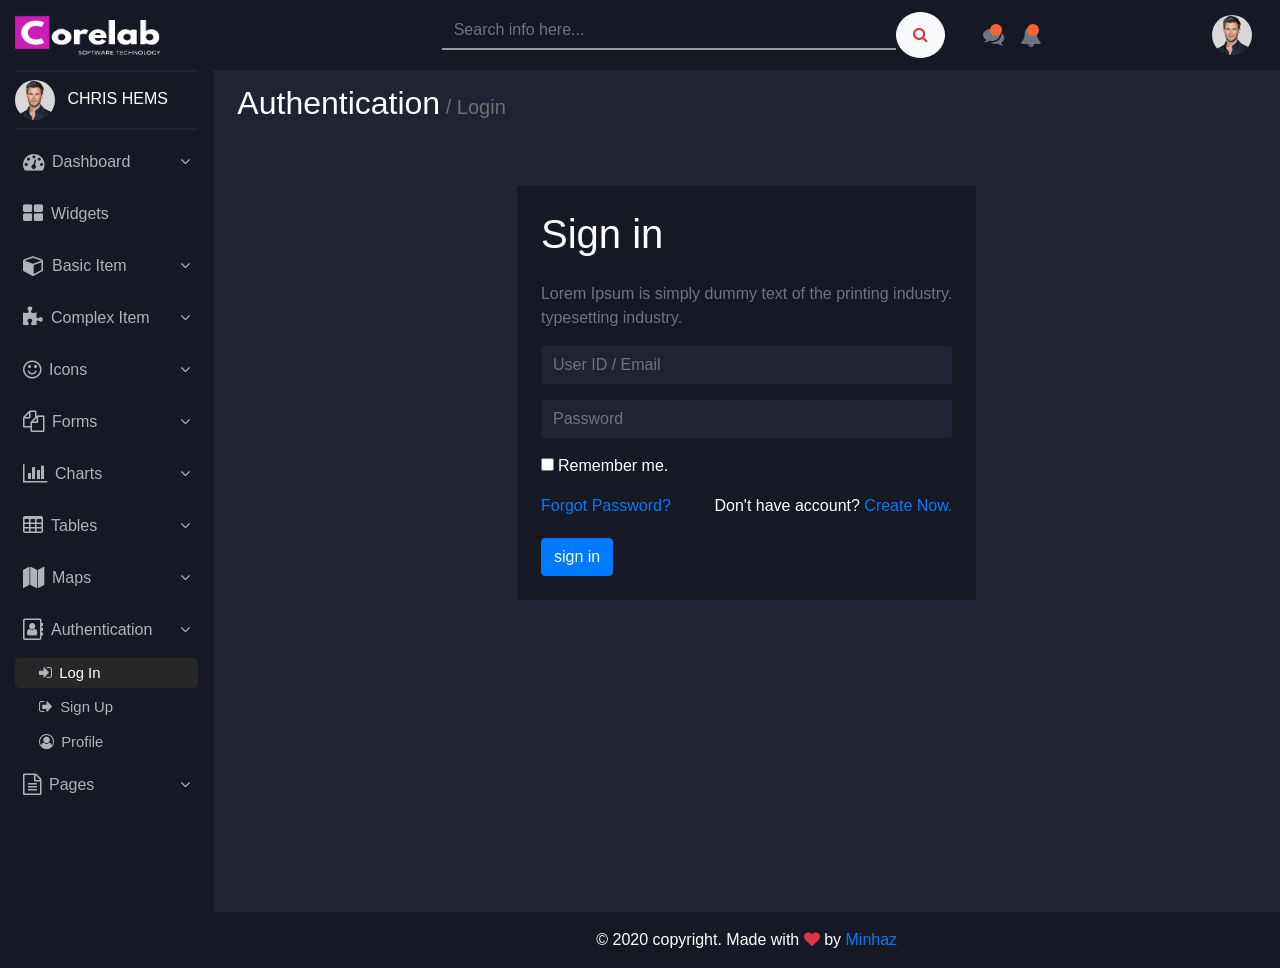
<file: authentication/login.html>
<!DOCTYPE html>
<html lang="en">
	<head>
		<meta charset="UTF-8" />
		<meta name="viewport" content="width=device-width, initial-scale=1.0" />
		<title>Login</title>
		<link rel="shortcut icon" href="../Assets/images/fevicon.png" type="image/x-icon" />
		<!-- ================Bootstrap================ -->
		<link
			rel="stylesheet"
			href="https://stackpath.bootstrapcdn.com/bootstrap/4.5.2/css/bootstrap.min.css"
			integrity="sha384-JcKb8q3iqJ61gNV9KGb8thSsNjpSL0n8PARn9HuZOnIxN0hoP+VmmDGMN5t9UJ0Z"
			crossorigin="anonymous"
		/>
		<link
			rel="stylesheet"
			href="https://use.fontawesome.com/releases/v5.14.0/css/all.css"
			integrity="sha384-HzLeBuhoNPvSI5KYnjx0BT+WB0QEEqLprO+NBkkk5gbc67FTaL7XIGa2w1L0Xbgc"
			crossorigin="anonymous"
		/>
		<!-- ================For Icons================ -->
		<link
			rel="stylesheet"
			href="https://cdnjs.cloudflare.com/ajax/libs/font-awesome/4.7.0/css/font-awesome.min.css"
		/>
		<!-- ================Custom Css=============== -->
		<link rel="stylesheet" href="../css/main-2.css" />
		<link rel="stylesheet" href="../css/style.css" />
	</head>
	<body>
		<nav class="navbar navbar-expand-md navbar-light padding_x_axis">
			<a href="#" class="pt-0">
				<img src="../Assets/images/icon.png" class="com_icon" />
			</a>
			<button
				class="navbar-toggler ml-auto mt-3 bg-light"
				type="button"
				data-toggle="collapse"
				data-target="#myNavbar"
			>
				<span class="navbar-toggler-icon"></span>
			</button>
			<div class="collapse navbar-collapse" id="myNavbar">
				<div class="container-fluid">
					<div class="row">
						<!-- ============sidebar============ -->
						<div class="col-xl-2 col-lg-3 col-md-4 fixed-left sidebar">
							<div class="bottom-border pb-2 pt-2">
								<img
									src="../Assets/images/profile.png"
									width="40"
									class="rounded-circle mr-2"
								/>
								<a href="#" class="text-white">CHRIS HEMS</a>
							</div>

							<ul class="navbar-nav flex-column down_side accordion text_parent">
								<li
									class="nav-item mt-2"
									data-toggle="collapse"
									data-target="#collapseOne"
								>
									<a
										href="#"
										class="nav-link text-light padding_side_nav_btn mb-1 sidebarLink d-flex justify-content-between"
									>
										<div>
											<i class="fa fa-dashboard fa-lg mr-2"></i>Dashboard
										</div>
										<div><i class="fa fa-angle-down"></i></div>
									</a>
								</li>
								<div class="collapse" id="collapseOne" data-parent=".accordion">
									<div class="Parent">
										<a
											class="dropdown-item sidebarLink mb-1"
											href="../index.html"
											><i class="fa fa-money mr-2"></i> E-Com (Default)</a
										>
										<a
											class="dropdown-item sidebarLink mb-1"
											href="../dashboard/cryptocurrency.html"
											><i class="fa fa-cc mr-2"></i> Cryptocurrency</a
										>
									</div>
								</div>

								<li class="nav-item">
									<a
										href="../widgets/widgets.html"
										class="nav-link text-light padding_side_nav_btn mb-1 sidebarLink"
										><i class="fa fa-th-large fa-lg mr-2"></i>Widgets</a
									>
								</li>

								<li
									class="nav-item"
									data-toggle="collapse"
									data-target="#collapseran"
								>
									<a
										href="#"
										class="nav-link text-light padding_side_nav_btn mb-1 sidebarLink d-flex justify-content-between"
									>
										<div><i class="fa fa-cube fa-lg mr-2"></i>Basic Item</div>
										<div><i class="fa fa-angle-down"></i></div>
									</a>
								</li>
								<div class="collapse" id="collapseran" data-parent=".accordion">
									<div class="Parent">
										<a
											class="dropdown-item sidebarLink mb-1"
											href="../basic_item/accordions.html"
											><i class="fa fa-laptop"></i> Accordions</a
										>
										<a
											class="dropdown-item sidebarLink mb-1"
											href="../basic_item/alerts.html"
											><i class="fa fa-exclamation-triangle"></i> Alerts</a
										>
										<a
											class="dropdown-item sidebarLink mb-1"
											href="../basic_item/badges.html"
											><i class="fa fa-archive"></i> Badges</a
										>
										<a
											class="dropdown-item sidebarLink mb-1"
											href="../basic_item/button.html"
											><i class="fa fa-power-off"></i> Button</a
										>
										<a
											class="dropdown-item sidebarLink mb-1"
											href="../basic_item/dropdown.html"
											><i class="fa fa-arrow-circle-down"></i> Dropdown</a
										>
										<a
											class="dropdown-item sidebarLink mb-1"
											href="../basic_item/media.html"
											><i class="fa fa-play"></i> Media</a
										>
										<a
											class="dropdown-item sidebarLink mb-1"
											href="../basic_item/tooltip-popover.html"
											><i class="fa fa-mouse-pointer"></i> Tooltip &
											Popover</a
										>
										<a
											class="dropdown-item sidebarLink mb-1"
											href="../basic_item/typography.html"
											><i class="fa fa-edit"></i>Typography</a
										>
									</div>
								</div>

								<li
									class="nav-item"
									data-toggle="collapse"
									data-target="#collapseThree"
								>
									<a
										href="#"
										class="nav-link text-light padding_side_nav_btn mb-1 sidebarLink d-flex justify-content-between"
									>
										<div>
											<i class="fa fa-puzzle-piece fa-lg mr-2"></i>Complex
											Item
										</div>
										<div><i class="fa fa-angle-down"></i></div>
									</a>
								</li>
								<div class="collapse" id="collapseThree" data-parent=".accordion">
									<div class="Parent">
										<a
											class="dropdown-item sidebarLink mb-1"
											href="../complex_item/advanced-alert.html"
											><i class="fa fa-exclamation-circle"></i> Advanced
											Alert</a
										>
										<a
											class="dropdown-item sidebarLink mb-1"
											href="../complex_item/clipboard.html"
											><i class="fa fa-clipboard"></i> Clipboard</a
										>
										<a
											class="dropdown-item sidebarLink mb-1"
											href="../complex_item/full-calendar.html"
											><i class="fa fa-calendar"></i> Full Calendar</a
										>
										<a
											class="dropdown-item sidebarLink mb-1"
											href="../complex_item/media-player.html"
											><i class="fa fa-play"></i> Media Player</a
										>
										<a
											class="dropdown-item sidebarLink mb-1"
											href="../complex_item/progress.html"
											><i class="fa fa-spinner"></i> Progress</a
										>
									</div>
								</div>

								<li
									class="nav-item"
									data-toggle="collapse"
									data-target="#collapseFour"
								>
									<a
										href="#"
										class="nav-link text-light padding_side_nav_btn mb-1 sidebarLink d-flex justify-content-between"
									>
										<div><i class="fa fa-smile-o fa-lg mr-2"></i>Icons</div>
										<div><i class="fa fa-angle-down"></i></div>
									</a>
								</li>
								<div class="collapse" id="collapseFour" data-parent=".accordion">
									<div class="Parent">
										<a
											class="dropdown-item sidebarLink mb-1"
											href="../icons/bootstrap-icons.html"
											><i class="fa fa-bold"></i> Bootstrap Icons</a
										>
										<a
											class="dropdown-item sidebarLink mb-1"
											href="../icons/fontawesome.html"
											><i class="fa fa-font-awesome"></i> Fontawesome Icons</a
										>
									</div>
								</div>

								<li
									class="nav-item"
									data-toggle="collapse"
									data-target="#collapseFive"
								>
									<a
										href="#"
										class="nav-link text-light padding_side_nav_btn mb-1 sidebarLink d-flex justify-content-between"
									>
										<div><i class="fa fa-files-o fa-lg mr-2"></i>Forms</div>
										<div><i class="fa fa-angle-down"></i></div>
									</a>
								</li>
								<div class="collapse" id="collapseFive" data-parent=".accordion">
									<div class="Parent">
										<a
											class="dropdown-item sidebarLink mb-1"
											href="../forms/basic elements.html"
											><i class="fa fa-cube"></i> Basic Elements</a
										>
										<a
											class="dropdown-item sidebarLink mb-1"
											href="../forms/checkbox.html"
											><i class="fa fa-check-square"></i> Checkbox</a
										>
										<a
											class="dropdown-item sidebarLink mb-1"
											href="../forms/layout.html"
											><i class="fa fa-list-alt"></i> Layout</a
										>
										<a
											class="dropdown-item sidebarLink mb-1"
											href="../forms/radio.html"
											><i class="fa fa-stop-circle-o"></i> Radio</a
										>
									</div>
								</div>

								<li
									class="nav-item"
									data-toggle="collapse"
									data-target="#collapseSix"
								>
									<a
										href="#"
										class="nav-link text-light padding_side_nav_btn mb-1 sidebarLink d-flex justify-content-between"
									>
										<div><i class="fa fa-bar-chart fa-lg mr-2"></i>Charts</div>
										<div><i class="fa fa-angle-down"></i></div>
									</a>
								</li>
								<div class="collapse" id="collapseSix" data-parent=".accordion">
									<div class="Parent">
										<a
											class="dropdown-item sidebarLink mb-1"
											href="../charts/chartJs.html"
											><i class="fa fa-line-chart"></i> ChartJs</a
										>
										<a
											class="dropdown-item sidebarLink mb-1"
											href="../charts/google-chart.html"
											><i class="fa fa-area-chart"></i> Google Chart</a
										>
										<a
											class="dropdown-item sidebarLink mb-1"
											href="../charts/morris-chart.html"
											><i class="fa fa-pie-chart"></i> Morris Chart</a
										>
									</div>
								</div>

								<li
									class="nav-item"
									data-toggle="collapse"
									data-target="#collapseSeven"
								>
									<a
										href="#"
										class="nav-link text-light padding_side_nav_btn mb-1 sidebarLink d-flex justify-content-between"
									>
										<div><i class="fa fa-table fa-lg mr-2"></i>Tables</div>
										<div><i class="fa fa-angle-down"></i></div>
									</a>
								</li>
								<div class="collapse" id="collapseSeven" data-parent=".accordion">
									<div class="Parent">
										<a
											class="dropdown-item sidebarLink mb-1"
											href="../table/basic-table.html"
											><i class="fa fa-window-maximize"></i> Basic Table</a
										>
										<a
											class="dropdown-item sidebarLink mb-1"
											href="../table/advanced-table.html"
											><i class="fa fa-columns"></i> Advanced Table</a
										>
										<a
											class="dropdown-item sidebarLink mb-1"
											href="../table/responsive.html"
											><i class="fa fa-sticky-note-o"></i> Resonsive Table</a
										>
									</div>
								</div>

								<li
									class="nav-item"
									data-toggle="collapse"
									data-target="#collapseEight"
								>
									<a
										href="#"
										class="nav-link text-light padding_side_nav_btn mb-1 sidebarLink d-flex justify-content-between"
									>
										<div><i class="fa fa-map fa-lg mr-2"></i>Maps</div>
										<div><i class="fa fa-angle-down"></i></div>
									</a>
								</li>
								<div class="collapse" id="collapseEight" data-parent=".accordion">
									<div class="Parent">
										<a
											class="dropdown-item sidebarLink mb-1"
											href="../maps/google-maps.html"
											><i class="fa fa-globe"></i> Google Maps</a
										>
										<a
											class="dropdown-item sidebarLink mb-1"
											href="../maps/vector-maps.html"
											><i class="fa fa-map-o"></i> Vector Maps</a
										>
									</div>
								</div>

								<li
									class="nav-item"
									data-toggle="collapse"
									data-target="#collapseNine"
								>
									<a
										href="#"
										class="nav-link text-light padding_side_nav_btn mb-1 sidebarLink d-flex justify-content-between"
									>
										<div>
											<i class="fa fa-address-book-o fa-lg mr-2"></i
											>Authentication
										</div>
										<div><i class="fa fa-angle-down"></i></div>
									</a>
								</li>
								<div
									class="collapse show"
									id="collapseNine"
									data-parent=".accordion"
								>
									<div class="Parent">
										<a
											class="dropdown-item sidebarLink mb-1 active"
											href="../authentication/login.html"
											><i class="fa fa-sign-in"></i> Log In</a
										>
										<a
											class="dropdown-item sidebarLink mb-1"
											href="../authentication/signup.html"
											><i class="fa fa-sign-out"></i> Sign Up</a
										>
										<a
											class="dropdown-item sidebarLink mb-1"
											href="../authentication/profile.html"
											><i class="fa fa-user-circle-o"></i> Profile</a
										>
									</div>
								</div>

								<li
									class="nav-item"
									data-toggle="collapse"
									data-target="#collapseTen"
								>
									<a
										href="#"
										class="nav-link text-light padding_side_nav_btn mb-1 sidebarLink d-flex justify-content-between"
									>
										<div><i class="fa fa-file-text-o fa-lg mr-2"></i>Pages</div>
										<div><i class="fa fa-angle-down"></i></div>
									</a>
								</li>
								<div class="collapse" id="collapseTen" data-parent=".accordion">
									<div class="Parent">
										<a
											class="dropdown-item sidebarLink mb-1"
											href="../pages/blank.html"
											><i class="fa fa-file-o"></i> Blank</a
										>
										<a
											class="dropdown-item sidebarLink mb-1"
											href="../pages/error.html"
											><i class="fa fa-ban"></i> Error</a
										>
										<a
											class="dropdown-item sidebarLink mb-1"
											href="../pages/pricing.html"
											><i class="fa fa-ticket"></i> Pricing</a
										>
									</div>
								</div>
							</ul>
						</div>
						<!-- ===========sidebar stop============ -->

						<!-- =============top-nav=============== -->
						<div
							class="col-xl-12 col-lg-12 col-md-12 ml-auto fixed-top bg_top_nav py-2 top-navbar"
						>
							<div class="row align-items-center">
								<div class="col-md-4">
									<a href="#"
										><img src="../Assets/images/icon.png" class="front_image"
									/></a>
								</div>
								<div class="col-md-5">
									<form>
										<div class="input-group">
											<input
												type="text"
												class="form-control search-input"
												placeholder="Search info here..."
											/>
											<button
												type="button"
												class="btn btn-light search-button"
												data-toggle="tooltip"
												data-placement="bottom"
												title="Search"
											>
												<i class="fa fa-search text-danger"></i>
											</button>
										</div>
									</form>
								</div>
								<div class="col-md-3">
									<ul class="navbar-nav">
										<li class="nav-item icon-parent">
											<a href="#" class="nav-link icon-bullet">
												<i
													class="fa fa-comments text-muted fa-lg"
													data-toggle="tooltip"
													data-placement="bottom"
													title="Chats"
												></i>
											</a>
										</li>
										<li class="nav-item icon-parent">
											<a href="#" class="nav-link icon-bullet">
												<i
													class="fa fa-bell text-muted fa-lg"
													data-toggle="tooltip"
													data-placement="right"
													title="Notification"
												></i>
											</a>
										</li>
										<li class="nav-item ml-md-auto">
											<div class="ml-auto">
												<div
													class="btn-group btn_m"
													data-toggle="tooltip"
													data-placement="left"
													title="Profile"
												>
													<button
														type="button"
														class="btn dropdown shadow-none"
														data-toggle="dropdown"
													>
														<img
															src="../Assets/images/profile.png"
															height="40px"
															width="40px"
															class="rounded-circle scale_all"
														/>
													</button>
													<div
														class="dropdown-menu dropdown-menu-right box-shadow"
													>
														<a href="../authentication/login.html"
															><button
																class="dropdown-item btn_text"
																type="button"
															>
																<i class="fa fa-sign-out"></i> Sign
																out
															</button></a
														>
													</div>
												</div>
											</div>
										</li>
									</ul>
								</div>
							</div>
						</div>
						<!-- ============stop top-nav========== -->
					</div>
				</div>
			</div>
		</nav>

		<div class="col-xl-10 col-lg-9 col-md-8 ml-auto bismillah">
			<div class="container-fluid allButFooter">
				<section>
					<div class="row">
						<div class="col-12">
							<div>
								<h2 class="px py">
									Authentication<span class="Breadcrumb"> / Login</span>
								</h2>
							</div>
						</div>
					</div>
					<div class="d-flex align-center justify-content-center mt-5 mb-3">
						<div class="p-4 content_bg">
							<div class="">
								<h1>Sign in</h1>
								<p class="text-muted pt-3">
									Lorem Ipsum is simply dummy text of the printing industry.<br />typesetting
									industry.
								</p>
							</div>

							<div class="">
								<form action="#">
									<div class="">
										<div class="mb-3">
											<input
												class="form-control light_black_bs"
												type="text"
												placeholder="User ID / Email"
											/>
										</div>
										<div class="mb-3">
											<input
												class="form-control light_black_bs"
												type="password"
												placeholder="Password"
											/>
										</div>
										<div class="mb-2">
											<label for="remember" class="heckbox-2"
												><input class="mr-1" type="checkbox" />Remember
												me.</label
											>
										</div>
										<div class="">
											<div class="row justify-content-between">
												<div class="col-auto mb-1">
													<a href="#">Forgot Password?</a>
												</div>
												<div class="col-auto mb-3">
													Don't have account?
													<a href="../authentication/signup.html"
														>Create Now.</a
													>
												</div>
											</div>
										</div>
										<div class="mt-1">
											<button class="btn btn-primary btn-outline">
												sign in
											</button>
										</div>
									</div>
								</form>
							</div>
						</div>
					</div>
				</section>
			</div>
			<footer class="content_bg">
				<div class="container-fluid">
					<div class="row">
						<div class="col-lg-12 text-center mt-3">
							<p>
								&copy; 2020 copyright. Made with
								<i class="fa fa-heart text-danger"></i> by
								<a href="https://github.com/Sharif-Minhaz" class="text-primary"
									>Minhaz</a
								>
							</p>
						</div>
					</div>
				</div>
			</footer>
		</div>

		<!-- ==============Bootstrap script============= -->
		<script
			src="https://code.jquery.com/jquery-3.5.1.slim.min.js"
			integrity="sha384-DfXdz2htPH0lsSSs5nCTpuj/zy4C+OGpamoFVy38MVBnE+IbbVYUew+OrCXaRkfj"
			crossorigin="anonymous"
		></script>
		<script
			src="https://cdn.jsdelivr.net/npm/popper.js@1.16.1/dist/umd/popper.min.js"
			integrity="sha384-9/reFTGAW83EW2RDu2S0VKaIzap3H66lZH81PoYlFhbGU+6BZp6G7niu735Sk7lN"
			crossorigin="anonymous"
		></script>
		<script
			src="https://stackpath.bootstrapcdn.com/bootstrap/4.5.2/js/bootstrap.min.js"
			integrity="sha384-B4gt1jrGC7Jh4AgTPSdUtOBvfO8shuf57BaghqFfPlYxofvL8/KUEfYiJOMMV+rV"
			crossorigin="anonymous"
		></script>
		<!-- ==============For notification============== -->
		<script src="../Assets/Plugins/bootstrap-notify.js"></script>
		<!-- =================Main script===============  -->
		<script src="../js/style.js"></script>
	</body>
</html>
</file>
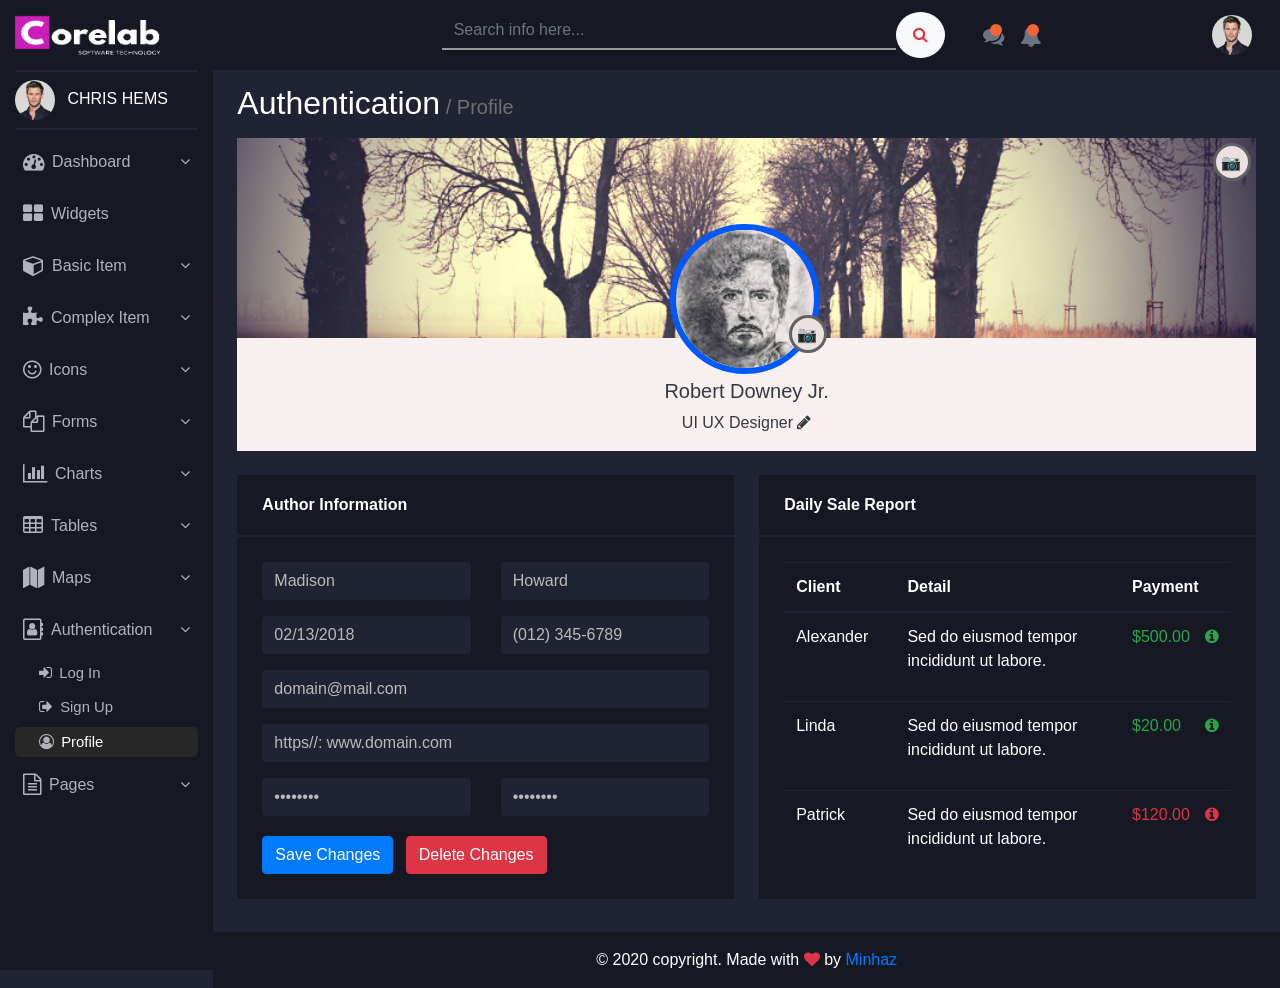
<file: authentication/profile.html>
<!DOCTYPE html>
<html lang="en">
<head>
    <meta charset="UTF-8">
    <meta name="viewport" content="width=device-width, initial-scale=1.0">
    <title>Profile</title>
    <link rel="shortcut icon" href="../Assets/images/fevicon.png" type="image/x-icon">
    <!-- ================Bootstrap================ --> 
    <link rel="stylesheet" href="https://stackpath.bootstrapcdn.com/bootstrap/4.5.2/css/bootstrap.min.css" integrity="sha384-JcKb8q3iqJ61gNV9KGb8thSsNjpSL0n8PARn9HuZOnIxN0hoP+VmmDGMN5t9UJ0Z" crossorigin="anonymous">
    <link rel="stylesheet" href="https://use.fontawesome.com/releases/v5.14.0/css/all.css" integrity="sha384-HzLeBuhoNPvSI5KYnjx0BT+WB0QEEqLprO+NBkkk5gbc67FTaL7XIGa2w1L0Xbgc" crossorigin="anonymous">
    <!-- ================For Icons================ -->
    <link rel="stylesheet" href="https://cdnjs.cloudflare.com/ajax/libs/font-awesome/4.7.0/css/font-awesome.min.css">
    <!-- ================Custom Css=============== -->
    <link rel="stylesheet" href="../css/main-2.css">
    <link rel="stylesheet" href="../css/style.css">

</head>
<body>
    <nav class="navbar navbar-expand-md navbar-light padding_x_axis">
        <a href="#" class="pt-0">
            <img src="../Assets/images/icon.png" class="com_icon">
        </a>
        <button class="navbar-toggler ml-auto mt-3 bg-light" type="button" data-toggle="collapse" data-target="#myNavbar">
            <span class="navbar-toggler-icon"></span>
        </button>
        <div class="collapse navbar-collapse" id="myNavbar">
            <div class="container-fluid">
                <div class="row">

                    <!-- ============sidebar============ -->
                    <div class="col-xl-2 col-lg-3 col-md-4 fixed-left sidebar">

                        <div class="bottom-border pb-2 pt-2">
                            <img src="../Assets/images/profile.png" width="40" class="rounded-circle mr-2">
                            <a href="#" class=" text-white">CHRIS HEMS</a>
                        </div>

                        <ul class="navbar-nav flex-column down_side accordion text_parent">
                            <li class="nav-item mt-2" data-toggle="collapse" data-target="#collapseOne">
                                <a href="#" class="nav-link text-light padding_side_nav_btn mb-1 sidebarLink d-flex justify-content-between">
                                    <div><i class="fa fa-dashboard fa-lg mr-2"></i>Dashboard</div>
                                    <div><i class="fa fa-angle-down"></i></div>
                                </a>
                            </li>
                            <div class="collapse" id="collapseOne" data-parent=".accordion">
                                <div class="Parent">
                                    <a class="dropdown-item sidebarLink mb-1" href="../index.html"><i class="fa fa-money mr-2"></i> E-Com (Default)</a>
                                    <a class="dropdown-item sidebarLink mb-1" href="../dashboard/cryptocurrency.html"><i class="fa fa-cc mr-2"></i> Cryptocurrency</a>
                                </div>
                            </div>

                            <li class="nav-item">
                                <a href="../widgets/widgets.html" class="nav-link text-light padding_side_nav_btn mb-1 sidebarLink"><i class="fa fa-th-large fa-lg mr-2"></i>Widgets</a>
                            </li>
    
                            <li class="nav-item" data-toggle="collapse" data-target="#collapseran">
                                <a href="#" class="nav-link text-light padding_side_nav_btn mb-1 sidebarLink d-flex justify-content-between">
                                    <div><i class="fa fa-cube fa-lg mr-2"></i>Basic Item</div>
                                    <div><i class="fa fa-angle-down"></i></div>
                                </a>
                            </li>
                            <div class="collapse" id="collapseran" data-parent=".accordion">
                                <div class="Parent">
                                    <a class="dropdown-item sidebarLink mb-1" href="../basic_item/accordions.html"><i class="fa fa-laptop"></i> Accordions</a>
                                    <a class="dropdown-item sidebarLink mb-1" href="../basic_item/alerts.html"><i class="fa fa-exclamation-triangle"></i> Alerts</a>
                                    <a class="dropdown-item sidebarLink mb-1" href="../basic_item/badges.html"><i class="fa fa-archive"></i> Badges</a>
                                    <a class="dropdown-item sidebarLink mb-1" href="../basic_item/button.html"><i class="fa fa-power-off"></i> Button</a>
                                    <a class="dropdown-item sidebarLink mb-1" href="../basic_item/dropdown.html"><i class="fa fa-arrow-circle-down"></i> Dropdown</a>
                                    <a class="dropdown-item sidebarLink mb-1" href="../basic_item/media.html"><i class="fa fa-play"></i> Media</a>
                                    <a class="dropdown-item sidebarLink mb-1" href="../basic_item/tooltip-popover.html"><i class="fa fa-mouse-pointer"></i> Tooltip & Popover</a>
                                    <a class="dropdown-item sidebarLink mb-1" href="../basic_item/typography.html"><i class="fa fa-edit"></i>Typography</a>
                                </div>
                            </div>

                            <li class="nav-item" data-toggle="collapse" data-target="#collapseThree">
                                <a href="#" class="nav-link text-light padding_side_nav_btn mb-1 sidebarLink d-flex justify-content-between">
                                    <div><i class="fa fa-puzzle-piece fa-lg mr-2"></i>Complex Item</div>
                                    <div><i class="fa fa-angle-down"></i></div>
                                </a>
                            </li>
                            <div class="collapse" id="collapseThree" data-parent=".accordion">
                                <div class="Parent">
                                    <a class="dropdown-item sidebarLink mb-1" href="../complex_item/advanced-alert.html"><i class="fa fa-exclamation-circle"></i> Advanced Alert</a>
                                    <a class="dropdown-item sidebarLink mb-1" href="../complex_item/clipboard.html"><i class="fa fa-clipboard"></i> Clipboard</a>
                                    <a class="dropdown-item sidebarLink mb-1" href="../complex_item/full-calendar.html"><i class="fa fa-calendar"></i> Full Calendar</a>
                                    <a class="dropdown-item sidebarLink mb-1" href="../complex_item/media-player.html"><i class="fa fa-play"></i> Media Player</a>
                                    <a class="dropdown-item sidebarLink mb-1" href="../complex_item/progress.html"><i class="fa fa-spinner"></i> Progress</a>
                                </div>
                            </div>

                            <li class="nav-item" data-toggle="collapse" data-target="#collapseFour">
                                <a href="#" class="nav-link text-light padding_side_nav_btn mb-1 sidebarLink d-flex justify-content-between">
                                    <div><i class="fa fa-smile-o fa-lg mr-2"></i>Icons</div>
                                    <div><i class="fa fa-angle-down"></i></div>
                                </a>
                            </li>
                            <div class="collapse" id="collapseFour" data-parent=".accordion">
                                <div class="Parent">
                                    <a class="dropdown-item sidebarLink mb-1" href="../icons/bootstrap-icons.html"><i class="fa fa-bold"></i> Bootstrap Icons</a>
                                    <a class="dropdown-item sidebarLink mb-1" href="../icons/fontawesome.html"><i class="fa fa-font-awesome"></i> Fontawesome Icons</a>
                                </div>
                            </div>

                            <li class="nav-item" data-toggle="collapse" data-target="#collapseFive">
                                <a href="#" class="nav-link text-light padding_side_nav_btn mb-1 sidebarLink d-flex justify-content-between">
                                    <div><i class="fa fa-files-o fa-lg mr-2"></i>Forms</div>
                                    <div><i class="fa fa-angle-down"></i></div>
                                </a>
                            </li>
                            <div class="collapse" id="collapseFive" data-parent=".accordion">
                                <div class="Parent">
                                    <a class="dropdown-item sidebarLink mb-1" href="../forms/basic elements.html"><i class="fa fa-cube"></i> Basic Elements</a>
                                    <a class="dropdown-item sidebarLink mb-1" href="../forms/checkbox.html"><i class="fa fa-check-square"></i> Checkbox</a>
                                    <a class="dropdown-item sidebarLink mb-1" href="../forms/layout.html"><i class="fa fa-list-alt"></i> Layout</a>
                                    <a class="dropdown-item sidebarLink mb-1" href="../forms/radio.html"><i class="fa fa-stop-circle-o"></i> Radio</a>
                                </div>
                            </div>

                            <li class="nav-item" data-toggle="collapse" data-target="#collapseSix">
                                <a href="#" class="nav-link text-light padding_side_nav_btn mb-1 sidebarLink d-flex justify-content-between">
                                    <div><i class="fa fa-bar-chart fa-lg mr-2"></i>Charts</div>
                                    <div><i class="fa fa-angle-down"></i></div>
                                </a>
                            </li>
                            <div class="collapse" id="collapseSix" data-parent=".accordion">
                                <div class="Parent">
                                    <a class="dropdown-item sidebarLink mb-1" href="../charts/chartJs.html"><i class="fa fa-line-chart"></i> ChartJs</a>
                                    <a class="dropdown-item sidebarLink mb-1" href="../charts/google-chart.html"><i class="fa fa-area-chart"></i> Google Chart</a>
                                    <a class="dropdown-item sidebarLink mb-1" href="../charts/morris-chart.html"><i class="fa fa-pie-chart"></i> Morris Chart</a>
                                </div>
                            </div>

                            <li class="nav-item" data-toggle="collapse" data-target="#collapseSeven">
                                <a href="#" class="nav-link text-light padding_side_nav_btn mb-1 sidebarLink d-flex justify-content-between">
                                    <div><i class="fa fa-table fa-lg mr-2"></i>Tables</div>
                                    <div><i class="fa fa-angle-down"></i></div>
                                </a>
                            </li>
                            <div class="collapse" id="collapseSeven" data-parent=".accordion">
                                <div class="Parent">
                                    <a class="dropdown-item sidebarLink mb-1" href="../table/basic-table.html"><i class="fa fa-window-maximize"></i> Basic Table</a>
                                    <a class="dropdown-item sidebarLink mb-1" href="../table/advanced-table.html"><i class="fa fa-columns"></i> Advanced Table</a>
                                    <a class="dropdown-item sidebarLink mb-1" href="../table/responsive.html"><i class="fa fa-sticky-note-o"></i> Resonsive Table</a>
                                </div>
                            </div>

                            <li class="nav-item" data-toggle="collapse" data-target="#collapseEight">
                                <a href="#" class="nav-link text-light padding_side_nav_btn mb-1 sidebarLink d-flex justify-content-between">
                                    <div><i class="fa fa-map fa-lg mr-2"></i>Maps</div>
                                    <div><i class="fa fa-angle-down"></i></div>
                                </a>
                            </li>
                            <div class="collapse" id="collapseEight" data-parent=".accordion">
                                <div class="Parent">
                                    <a class="dropdown-item sidebarLink mb-1" href="../maps/google-maps.html"><i class="fa fa-globe"></i> Google Maps</a>
                                    <a class="dropdown-item sidebarLink mb-1" href="../maps/vector-maps.html"><i class="fa fa-map-o"></i> Vector Maps</a>
                                </div>
                            </div>

                            <li class="nav-item" data-toggle="collapse" data-target="#collapseNine">
                                <a href="#" class="nav-link text-light padding_side_nav_btn mb-1 sidebarLink d-flex justify-content-between">
                                    <div><i class="fa fa-address-book-o fa-lg mr-2"></i>Authentication</div>
                                    <div><i class="fa fa-angle-down"></i></div>
                                </a>
                            </li>
                            <div class="collapse show" id="collapseNine" data-parent=".accordion">
                                <div class="Parent">
                                    <a class="dropdown-item sidebarLink mb-1" href="../authentication/login.html"><i class="fa fa-sign-in"></i> Log In</a>
                                    <a class="dropdown-item sidebarLink mb-1" href="../authentication/signup.html"><i class="fa fa-sign-out"></i> Sign Up</a>
                                    <a class="dropdown-item sidebarLink mb-1 active" href="../authentication/profile.html"><i class="fa fa-user-circle-o"></i> Profile</a>
                                </div>
                            </div>

                            <li class="nav-item" data-toggle="collapse" data-target="#collapseTen">
                                <a href="#" class="nav-link text-light padding_side_nav_btn mb-1 sidebarLink d-flex justify-content-between">
                                    <div><i class="fa fa-file-text-o fa-lg mr-2"></i>Pages</div>
                                    <div><i class="fa fa-angle-down"></i></div>
                                </a>
                            </li>
                            <div class="collapse" id="collapseTen" data-parent=".accordion">
                                <div class="Parent">
                                    <a class="dropdown-item sidebarLink mb-1" href="../pages/blank.html"><i class="fa fa-file-o"></i> Blank</a>
                                    <a class="dropdown-item sidebarLink mb-1" href="../pages/error.html"><i class="fa fa-ban"></i> Error</a>
                                    <a class="dropdown-item sidebarLink mb-1" href="../pages/pricing.html"><i class="fa fa-ticket"></i> Pricing</a>
                                </div>
                            </div>

                        </ul>

                    </div>
                    <!-- ===========sidebar stop============ -->

                    <!-- =============top-nav=============== -->
                    <div class="col-xl-12 col-lg-12 col-md-12 ml-auto fixed-top bg_top_nav py-2 top-navbar">
                        <div class="row align-items-center">
                            <div class="col-md-4">
                                <a href="#"><img src="../Assets/images/icon.png" class="front_image"></a>
                            </div>
                            <div class="col-md-5">
                                <form>
                                    <div class="input-group">
                                        <input type="text" class="form-control search-input" placeholder="Search info here...">
                                        <button type="button" class="btn btn-light search-button" data-toggle="tooltip" data-placement="bottom" title="Search">
                                            <i class="fa fa-search text-danger"></i>
                                        </button>
                                    </div>
                                </form>

                            </div>
                            <div class="col-md-3">
                                <ul class="navbar-nav">
                                    <li class="nav-item icon-parent">
                                        <a href="#" class="nav-link icon-bullet">
                                            <i class="fa fa-comments text-muted fa-lg" data-toggle="tooltip" data-placement="bottom" title="Chats"></i>
                                        </a>
                                    </li> 
                                    <li class="nav-item icon-parent">
                                        <a href="#" class="nav-link icon-bullet">
                                            <i class="fa fa-bell text-muted fa-lg" data-toggle="tooltip" data-placement="right" title="Notification"></i>  
                                        </a>
                                    </li>
                                    <li class="nav-item ml-md-auto">
                                        <div class="ml-auto">
                                            <div class="btn-group btn_m" data-toggle="tooltip" data-placement="left" title="Profile">
                                                <button type="button" class="btn dropdown shadow-none" data-toggle="dropdown">
                                                    <img src="../Assets/images/profile.png" height="40px" width="40px" class="rounded-circle scale_all">
                                                </button>
                                                <div class="dropdown-menu dropdown-menu-right box-shadow">               
                                                    <a href="../authentication/login.html"><button class="dropdown-item btn_text" type="button"><i class="fa fa-sign-out"></i> Sign out</button></a>
                                                </div>
                                            </div>
                                        </div>
                                    </li>                                     

                                </ul>
                            </div>
                        </div>


                    </div>
                    <!-- ============stop top-nav========== -->

                </div>
            </div>
        </div>

    </nav>

    <div class="col-xl-10 col-lg-9 col-md-8 ml-auto bismillah">
        <div class="container-fluid allButFooter">
            <section>
                <div class="row">
                    <div class="col-12">
                        <div><h2 class="px py">Authentication<span class="Breadcrumb"> / Profile</span></h2></div>
                    </div>
    
    
                    <div class="col-12 mb-4">
                        <div class="author-top">
                            <div>
                                <div class="Parenting">
                                    <div class="image-avator bg-prfile">
                                        <a href="../pages/error.html" title="Change Cover Photo"><span class="status-edit2 camera-p">📷</span></a>
                                        <img src="../Assets/images/profile picture.jpg" height="150" width="150" class="main_pp rounded-circle">
                                        <a href="../pages/error.html" title="Change Profile Picture"><span class="status-edit camera-p">📷</span></a>
                                    </div>
                                    <div class="info text-center">
                                        <h5 class="text-dark text-p">Robert Downey Jr.</h5>
                                        <span class="text-dark">UI UX Designer</span>
                                        <a href="#" class="edit"><i class="fa fa-pencil text-dark" title="Edit Profile"></i></a>
                                    </div>
                                </div>
                            </div>
                        </div>
                    </div>
    
    
                    <div class="col-xlg-12 col-lg-6 col-12 mb-4 rx_padding">
                        <div class="box content_bg">
                            <div class="box-head content_bg">
                                <h3 class="title content_bg">Author Information</h3>
                            </div>
                            <div class="box-body content_bg body_bg">
                                <div class="form">
                                    <form action="#">
                                        <div class="row row-10 mbn-20">
                                            <div class="col-sm-6 col-12 mb-3"><input type="text" class="form-control light_black_bs" value="Madison"></div>
                                            <div class="col-sm-6 col-12 mb-3"><input type="text" class="form-control light_black_bs" value="Howard"></div>
                                            <div class="col-sm-6 col-12 mb-3"><input type="text" class="form-control light_black_bs input-date-single" value="02/13/2018"></div>
                                            <div class="col-sm-6 col-12 mb-3"><input type="text" class="form-control light_black_bs" value="(012) 345-6789" data-mask="(999) 999-9999"></div>
                                            <div class="col-12 mb-3"><input type="email" class="form-control light_black_bs" value="domain@mail.com"></div>
                                            <div class="col-12 mb-3"><input type="text" class="form-control light_black_bs" value="https//: www.domain.com"></div>
                                            <div class="col-sm-6 col-12 mb-3"><input type="password" class="form-control light_black_bs" value="password"></div>
                                            <div class="col-sm-6 col-12 mb-3"><input type="password" class="form-control light_black_bs" value="password"></div>
                                            <div class="col-12 mt-1 mb-0">
                                                <input type="submit" class="btn btn-primary mr-2" value="Save Changes">
                                                <input type="submit" class="btn btn-danger" value="Delete Changes">
                                            </div>
                                        </div>
                                    </form>
                                </div>
                            </div>
                        </div>
                    </div>
    
    
                    <div class="col-xlg-12 col-lg-6 col-12 mb-4 lx_padding">
                        <div class="box content_bg">
                            <div class="box-head content_bg">
                                <h3 class="title content_bg">Daily Sale Report</h3>
                            </div>
                            <div class="box-body content_bg body_bg">
                                <div>
                                    <table class="table table_bottom_p">
                                        <!-- Table Head Start -->
                                        <thead>
                                            <tr>
                                                <th>Client</th>
                                                <th>Detail</th>
                                                <th>Payment</th>
                                            </tr>
                                        </thead><!-- Table Head End -->
                                        <!-- Table Body Start -->
                                        <tbody>
                                            <tr>
                                                <td class="fw-600">Alexander</td>
                                                <td>
                                                    <p>Sed do eiusmod tempor <br>incididunt ut labore.</p>
                                                </td>
                                                <td><span class="text-success d-flex justify-content-between fw-600">$500.00<span><i class="fa fa-info-circle text-success"></i></span></td>
                                            </tr>
                                            <tr>
                                                <td class="fw-600">Linda</td>
                                                <td>
                                                    <p>Sed do eiusmod tempor <br>incididunt ut labore.</p>
                                                </td>
                                                <td><span class="text-success d-flex justify-content-between fw-600">$20.00<span><i class="fa fa-info-circle text-success"></i></span></td>
                                            </tr>
                                            <tr>
                                                <td class="fw-600">Patrick</td>
                                                <td>
                                                    <p>Sed do eiusmod tempor <br>incididunt ut labore.</p>
                                                </td>
                                                <td><span class="text-danger d-flex justify-content-between fw-600">$120.00<span><i class="fa fa-info-circle text-danger"></i></span></td>
                                            </tr>
                                        </tbody><!-- Table Body End -->
                                    </table>
                                </div>
                            </div>
                        </div>
                    </div>
    
    
                </div>
            </section>
        </div>
        <footer class="content_bg">
            <div class="container-fluid">
                <div class="row">
                    <div class="col-lg-12 text-center mt-3">
                        <p>&copy; 2020 copyright. Made with <i class="fa fa-heart text-danger"></i> by <a href="https://github.com/Sharif-Minhaz" class="text-primary">Minhaz</a></p>       
                    </div>
                </div>
            </div>
        </footer>
    </div>


    <!-- ==============Bootstrap script============= -->
    <script src="https://code.jquery.com/jquery-3.5.1.slim.min.js" integrity="sha384-DfXdz2htPH0lsSSs5nCTpuj/zy4C+OGpamoFVy38MVBnE+IbbVYUew+OrCXaRkfj" crossorigin="anonymous"></script>
    <script src="https://cdn.jsdelivr.net/npm/popper.js@1.16.1/dist/umd/popper.min.js" integrity="sha384-9/reFTGAW83EW2RDu2S0VKaIzap3H66lZH81PoYlFhbGU+6BZp6G7niu735Sk7lN" crossorigin="anonymous"></script>
    <script src="https://stackpath.bootstrapcdn.com/bootstrap/4.5.2/js/bootstrap.min.js" integrity="sha384-B4gt1jrGC7Jh4AgTPSdUtOBvfO8shuf57BaghqFfPlYxofvL8/KUEfYiJOMMV+rV" crossorigin="anonymous"></script>
    <!-- =================Main script===============  -->
    <script src="../js/style.js"></script>
</body>
</html>
</file>
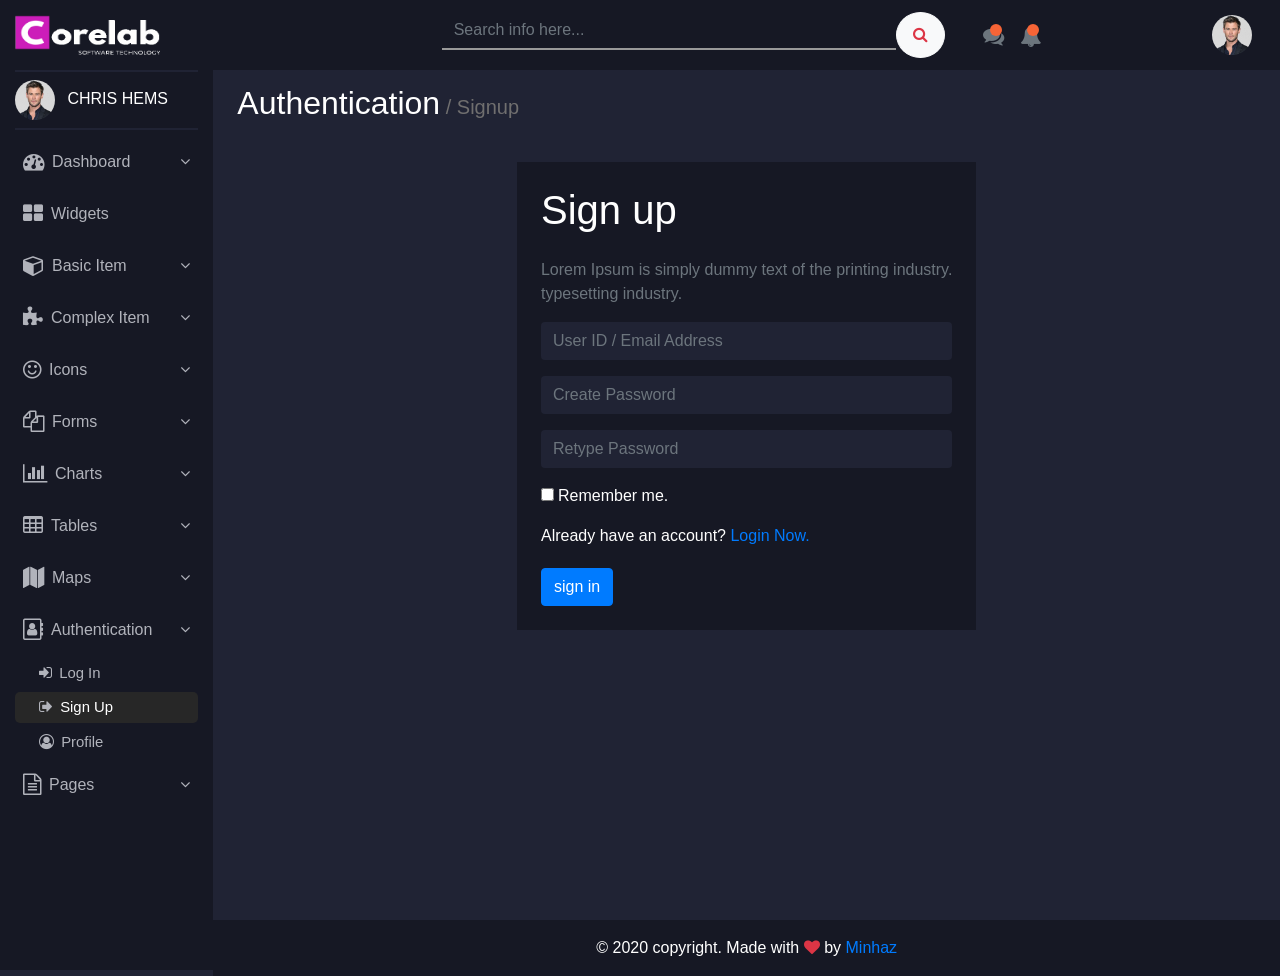
<file: authentication/signup.html>
<!DOCTYPE html>
<html lang="en">
	<head>
		<meta charset="UTF-8" />
		<meta name="viewport" content="width=device-width, initial-scale=1.0" />
		<title>Signup</title>
		<link rel="shortcut icon" href="../Assets/images/fevicon.png" type="image/x-icon" />
		<!-- ================Bootstrap================ -->
		<link
			rel="stylesheet"
			href="https://stackpath.bootstrapcdn.com/bootstrap/4.5.2/css/bootstrap.min.css"
			integrity="sha384-JcKb8q3iqJ61gNV9KGb8thSsNjpSL0n8PARn9HuZOnIxN0hoP+VmmDGMN5t9UJ0Z"
			crossorigin="anonymous"
		/>
		<link
			rel="stylesheet"
			href="https://use.fontawesome.com/releases/v5.14.0/css/all.css"
			integrity="sha384-HzLeBuhoNPvSI5KYnjx0BT+WB0QEEqLprO+NBkkk5gbc67FTaL7XIGa2w1L0Xbgc"
			crossorigin="anonymous"
		/>
		<!-- ================For Icons================ -->
		<link
			rel="stylesheet"
			href="https://cdnjs.cloudflare.com/ajax/libs/font-awesome/4.7.0/css/font-awesome.min.css"
		/>
		<!-- ================Custom Css=============== -->
		<link rel="stylesheet" href="../css/main-2.css" />
		<link rel="stylesheet" href="../css/style.css" />
	</head>
	<body>
		<nav class="navbar navbar-expand-md navbar-light padding_x_axis">
			<a href="#" class="pt-0">
				<img src="../Assets/images/icon.png" class="com_icon" />
			</a>
			<button
				class="navbar-toggler ml-auto mt-3 bg-light"
				type="button"
				data-toggle="collapse"
				data-target="#myNavbar"
			>
				<span class="navbar-toggler-icon"></span>
			</button>
			<div class="collapse navbar-collapse" id="myNavbar">
				<div class="container-fluid">
					<div class="row">
						<!-- ============sidebar============ -->
						<div class="col-xl-2 col-lg-3 col-md-4 fixed-left sidebar">
							<div class="bottom-border pb-2 pt-2">
								<img
									src="../Assets/images/profile.png"
									width="40"
									class="rounded-circle mr-2"
								/>
								<a href="#" class="text-white">CHRIS HEMS</a>
							</div>

							<ul class="navbar-nav flex-column down_side accordion text_parent">
								<li
									class="nav-item mt-2"
									data-toggle="collapse"
									data-target="#collapseOne"
								>
									<a
										href="#"
										class="nav-link text-light padding_side_nav_btn mb-1 sidebarLink d-flex justify-content-between"
									>
										<div>
											<i class="fa fa-dashboard fa-lg mr-2"></i>Dashboard
										</div>
										<div><i class="fa fa-angle-down"></i></div>
									</a>
								</li>
								<div class="collapse" id="collapseOne" data-parent=".accordion">
									<div class="Parent">
										<a
											class="dropdown-item sidebarLink mb-1"
											href="../index.html"
											><i class="fa fa-money mr-2"></i> E-Com (Default)</a
										>
										<a
											class="dropdown-item sidebarLink mb-1"
											href="../dashboard/cryptocurrency.html"
											><i class="fa fa-cc mr-2"></i> Cryptocurrency</a
										>
									</div>
								</div>

								<li class="nav-item">
									<a
										href="../widgets/widgets.html"
										class="nav-link text-light padding_side_nav_btn mb-1 sidebarLink"
										><i class="fa fa-th-large fa-lg mr-2"></i>Widgets</a
									>
								</li>

								<li
									class="nav-item"
									data-toggle="collapse"
									data-target="#collapseran"
								>
									<a
										href="#"
										class="nav-link text-light padding_side_nav_btn mb-1 sidebarLink d-flex justify-content-between"
									>
										<div><i class="fa fa-cube fa-lg mr-2"></i>Basic Item</div>
										<div><i class="fa fa-angle-down"></i></div>
									</a>
								</li>
								<div class="collapse" id="collapseran" data-parent=".accordion">
									<div class="Parent">
										<a
											class="dropdown-item sidebarLink mb-1"
											href="../basic_item/accordions.html"
											><i class="fa fa-laptop"></i> Accordions</a
										>
										<a
											class="dropdown-item sidebarLink mb-1"
											href="../basic_item/alerts.html"
											><i class="fa fa-exclamation-triangle"></i> Alerts</a
										>
										<a
											class="dropdown-item sidebarLink mb-1"
											href="../basic_item/badges.html"
											><i class="fa fa-archive"></i> Badges</a
										>
										<a
											class="dropdown-item sidebarLink mb-1"
											href="../basic_item/button.html"
											><i class="fa fa-power-off"></i> Button</a
										>
										<a
											class="dropdown-item sidebarLink mb-1"
											href="../basic_item/dropdown.html"
											><i class="fa fa-arrow-circle-down"></i> Dropdown</a
										>
										<a
											class="dropdown-item sidebarLink mb-1"
											href="../basic_item/media.html"
											><i class="fa fa-play"></i> Media</a
										>
										<a
											class="dropdown-item sidebarLink mb-1"
											href="../basic_item/tooltip-popover.html"
											><i class="fa fa-mouse-pointer"></i> Tooltip &
											Popover</a
										>
										<a
											class="dropdown-item sidebarLink mb-1"
											href="../basic_item/typography.html"
											><i class="fa fa-edit"></i>Typography</a
										>
									</div>
								</div>

								<li
									class="nav-item"
									data-toggle="collapse"
									data-target="#collapseThree"
								>
									<a
										href="#"
										class="nav-link text-light padding_side_nav_btn mb-1 sidebarLink d-flex justify-content-between"
									>
										<div>
											<i class="fa fa-puzzle-piece fa-lg mr-2"></i>Complex
											Item
										</div>
										<div><i class="fa fa-angle-down"></i></div>
									</a>
								</li>
								<div class="collapse" id="collapseThree" data-parent=".accordion">
									<div class="Parent">
										<a
											class="dropdown-item sidebarLink mb-1"
											href="../complex_item/advanced-alert.html"
											><i class="fa fa-exclamation-circle"></i> Advanced
											Alert</a
										>
										<a
											class="dropdown-item sidebarLink mb-1"
											href="../complex_item/clipboard.html"
											><i class="fa fa-clipboard"></i> Clipboard</a
										>
										<a
											class="dropdown-item sidebarLink mb-1"
											href="../complex_item/full-calendar.html"
											><i class="fa fa-calendar"></i> Full Calendar</a
										>
										<a
											class="dropdown-item sidebarLink mb-1"
											href="../complex_item/media-player.html"
											><i class="fa fa-play"></i> Media Player</a
										>
										<a
											class="dropdown-item sidebarLink mb-1"
											href="../complex_item/progress.html"
											><i class="fa fa-spinner"></i> Progress</a
										>
									</div>
								</div>

								<li
									class="nav-item"
									data-toggle="collapse"
									data-target="#collapseFour"
								>
									<a
										href="#"
										class="nav-link text-light padding_side_nav_btn mb-1 sidebarLink d-flex justify-content-between"
									>
										<div><i class="fa fa-smile-o fa-lg mr-2"></i>Icons</div>
										<div><i class="fa fa-angle-down"></i></div>
									</a>
								</li>
								<div class="collapse" id="collapseFour" data-parent=".accordion">
									<div class="Parent">
										<a
											class="dropdown-item sidebarLink mb-1"
											href="../icons/bootstrap-icons.html"
											><i class="fa fa-bold"></i> Bootstrap Icons</a
										>
										<a
											class="dropdown-item sidebarLink mb-1"
											href="../icons/fontawesome.html"
											><i class="fa fa-font-awesome"></i> Fontawesome Icons</a
										>
									</div>
								</div>

								<li
									class="nav-item"
									data-toggle="collapse"
									data-target="#collapseFive"
								>
									<a
										href="#"
										class="nav-link text-light padding_side_nav_btn mb-1 sidebarLink d-flex justify-content-between"
									>
										<div><i class="fa fa-files-o fa-lg mr-2"></i>Forms</div>
										<div><i class="fa fa-angle-down"></i></div>
									</a>
								</li>
								<div class="collapse" id="collapseFive" data-parent=".accordion">
									<div class="Parent">
										<a
											class="dropdown-item sidebarLink mb-1"
											href="../forms/basic elements.html"
											><i class="fa fa-cube"></i> Basic Elements</a
										>
										<a
											class="dropdown-item sidebarLink mb-1"
											href="../forms/checkbox.html"
											><i class="fa fa-check-square"></i> Checkbox</a
										>
										<a
											class="dropdown-item sidebarLink mb-1"
											href="../forms/layout.html"
											><i class="fa fa-list-alt"></i> Layout</a
										>
										<a
											class="dropdown-item sidebarLink mb-1"
											href="../forms/radio.html"
											><i class="fa fa-stop-circle-o"></i> Radio</a
										>
									</div>
								</div>

								<li
									class="nav-item"
									data-toggle="collapse"
									data-target="#collapseSix"
								>
									<a
										href="#"
										class="nav-link text-light padding_side_nav_btn mb-1 sidebarLink d-flex justify-content-between"
									>
										<div><i class="fa fa-bar-chart fa-lg mr-2"></i>Charts</div>
										<div><i class="fa fa-angle-down"></i></div>
									</a>
								</li>
								<div class="collapse" id="collapseSix" data-parent=".accordion">
									<div class="Parent">
										<a
											class="dropdown-item sidebarLink mb-1"
											href="../charts/chartJs.html"
											><i class="fa fa-line-chart"></i> ChartJs</a
										>
										<a
											class="dropdown-item sidebarLink mb-1"
											href="../charts/google-chart.html"
											><i class="fa fa-area-chart"></i> Google Chart</a
										>
										<a
											class="dropdown-item sidebarLink mb-1"
											href="../charts/morris-chart.html"
											><i class="fa fa-pie-chart"></i> Morris Chart</a
										>
									</div>
								</div>

								<li
									class="nav-item"
									data-toggle="collapse"
									data-target="#collapseSeven"
								>
									<a
										href="#"
										class="nav-link text-light padding_side_nav_btn mb-1 sidebarLink d-flex justify-content-between"
									>
										<div><i class="fa fa-table fa-lg mr-2"></i>Tables</div>
										<div><i class="fa fa-angle-down"></i></div>
									</a>
								</li>
								<div class="collapse" id="collapseSeven" data-parent=".accordion">
									<div class="Parent">
										<a
											class="dropdown-item sidebarLink mb-1"
											href="../table/basic-table.html"
											><i class="fa fa-window-maximize"></i> Basic Table</a
										>
										<a
											class="dropdown-item sidebarLink mb-1"
											href="../table/advanced-table.html"
											><i class="fa fa-columns"></i> Advanced Table</a
										>
										<a
											class="dropdown-item sidebarLink mb-1"
											href="../table/responsive.html"
											><i class="fa fa-sticky-note-o"></i> Responsive Table</a
										>
									</div>
								</div>

								<li
									class="nav-item"
									data-toggle="collapse"
									data-target="#collapseEight"
								>
									<a
										href="#"
										class="nav-link text-light padding_side_nav_btn mb-1 sidebarLink d-flex justify-content-between"
									>
										<div><i class="fa fa-map fa-lg mr-2"></i>Maps</div>
										<div><i class="fa fa-angle-down"></i></div>
									</a>
								</li>
								<div class="collapse" id="collapseEight" data-parent=".accordion">
									<div class="Parent">
										<a
											class="dropdown-item sidebarLink mb-1"
											href="../maps/google-maps.html"
											><i class="fa fa-globe"></i> Google Maps</a
										>
										<a
											class="dropdown-item sidebarLink mb-1"
											href="../maps/vector-maps.html"
											><i class="fa fa-map-o"></i> Vector Maps</a
										>
									</div>
								</div>

								<li
									class="nav-item"
									data-toggle="collapse"
									data-target="#collapseNine"
								>
									<a
										href="#"
										class="nav-link text-light padding_side_nav_btn mb-1 sidebarLink d-flex justify-content-between"
									>
										<div>
											<i class="fa fa-address-book-o fa-lg mr-2"></i
											>Authentication
										</div>
										<div><i class="fa fa-angle-down"></i></div>
									</a>
								</li>
								<div
									class="collapse show"
									id="collapseNine"
									data-parent=".accordion"
								>
									<div class="Parent">
										<a
											class="dropdown-item sidebarLink mb-1"
											href="../authentication/login.html"
											><i class="fa fa-sign-in"></i> Log In</a
										>
										<a
											class="dropdown-item sidebarLink mb-1 active"
											href="../authentication/signup.html"
											><i class="fa fa-sign-out"></i> Sign Up</a
										>
										<a
											class="dropdown-item sidebarLink mb-1"
											href="../authentication/profile.html"
											><i class="fa fa-user-circle-o"></i> Profile</a
										>
									</div>
								</div>

								<li
									class="nav-item"
									data-toggle="collapse"
									data-target="#collapseTen"
								>
									<a
										href="#"
										class="nav-link text-light padding_side_nav_btn mb-1 sidebarLink d-flex justify-content-between"
									>
										<div><i class="fa fa-file-text-o fa-lg mr-2"></i>Pages</div>
										<div><i class="fa fa-angle-down"></i></div>
									</a>
								</li>
								<div class="collapse" id="collapseTen" data-parent=".accordion">
									<div class="Parent">
										<a
											class="dropdown-item sidebarLink mb-1"
											href="../pages/blank.html"
											><i class="fa fa-file-o"></i> Blank</a
										>
										<a
											class="dropdown-item sidebarLink mb-1"
											href="../pages/error.html"
											><i class="fa fa-ban"></i> Error</a
										>
										<a
											class="dropdown-item sidebarLink mb-1"
											href="../pages/pricing.html"
											><i class="fa fa-ticket"></i> Pricing</a
										>
									</div>
								</div>
							</ul>
						</div>
						<!-- ===========sidebar stop============ -->

						<!-- =============top-nav=============== -->
						<div
							class="col-xl-12 col-lg-12 col-md-12 ml-auto fixed-top bg_top_nav py-2 top-navbar"
						>
							<div class="row align-items-center">
								<div class="col-md-4">
									<a href="#"
										><img src="../Assets/images/icon.png" class="front_image"
									/></a>
								</div>
								<div class="col-md-5">
									<form>
										<div class="input-group">
											<input
												type="text"
												class="form-control search-input"
												placeholder="Search info here..."
											/>
											<button
												type="button"
												class="btn btn-light search-button"
												data-toggle="tooltip"
												data-placement="bottom"
												title="Search"
											>
												<i class="fa fa-search text-danger"></i>
											</button>
										</div>
									</form>
								</div>
								<div class="col-md-3">
									<ul class="navbar-nav">
										<li class="nav-item icon-parent">
											<a href="#" class="nav-link icon-bullet">
												<i
													class="fa fa-comments text-muted fa-lg"
													data-toggle="tooltip"
													data-placement="bottom"
													title="Chats"
												></i>
											</a>
										</li>
										<li class="nav-item icon-parent">
											<a href="#" class="nav-link icon-bullet">
												<i
													class="fa fa-bell text-muted fa-lg"
													data-toggle="tooltip"
													data-placement="right"
													title="Notification"
												></i>
											</a>
										</li>
										<li class="nav-item ml-md-auto">
											<div class="ml-auto">
												<div
													class="btn-group btn_m"
													data-toggle="tooltip"
													data-placement="left"
													title="Profile"
												>
													<button
														type="button"
														class="btn dropdown shadow-none"
														data-toggle="dropdown"
													>
														<img
															src="../Assets/images/profile.png"
															height="40px"
															width="40px"
															class="rounded-circle scale_all"
														/>
													</button>
													<div
														class="dropdown-menu dropdown-menu-right box-shadow"
													>
														<a href="../authentication/login.html"
															><button
																class="dropdown-item btn_text"
																type="button"
															>
																<i class="fa fa-sign-out"></i> Sign
																out
															</button></a
														>
													</div>
												</div>
											</div>
										</li>
									</ul>
								</div>
							</div>
						</div>
						<!-- ============stop top-nav========== -->
					</div>
				</div>
			</div>
		</nav>

		<div class="col-xl-10 col-lg-9 col-md-8 ml-auto bismillah">
			<div class="container-fluid allButFooter">
				<section>
					<div class="row">
						<div class="col-12">
							<div>
								<h2 class="px py">
									Authentication<span class="Breadcrumb"> / Signup</span>
								</h2>
							</div>
						</div>
					</div>
					<div class="d-flex align-center justify-content-center mt-4 mb-2">
						<div class="p-4 content_bg">
							<div class="">
								<h1>Sign up</h1>
								<p class="text-muted pt-3">
									Lorem Ipsum is simply dummy text of the printing industry.<br />typesetting
									industry.
								</p>
							</div>

							<div class="">
								<form action="#">
									<div class="">
										<div class="mb-3">
											<input
												class="form-control light_black_bs"
												type="text"
												placeholder="User ID / Email Address"
											/>
										</div>
										<div class="mb-3">
											<input
												class="form-control light_black_bs"
												type="password"
												placeholder="Create Password"
											/>
										</div>
										<div class="mb-3">
											<input
												class="form-control light_black_bs"
												type="password"
												placeholder="Retype Password"
											/>
										</div>
										<div class="mb-2">
											<label for="remember" class="heckbox-2"
												><input class="mr-1" type="checkbox" />Remember
												me.</label
											>
										</div>
										<div class="">
											<div class="row justify-content-between">
												<div class="col-auto mb-3">
													Already have an account?
													<a href="../authentication/login.html"
														>Login Now.</a
													>
												</div>
											</div>
										</div>
										<div class="mt-1">
											<button class="btn btn-primary btn-outline">
												sign in
											</button>
										</div>
									</div>
								</form>
							</div>
						</div>
					</div>
				</section>
			</div>
			<footer class="content_bg mt-2">
				<div class="container-fluid">
					<div class="row">
						<div class="col-lg-12 text-center mt-3">
							<p>
								&copy; 2020 copyright. Made with
								<i class="fa fa-heart text-danger"></i> by
								<a href="https://github.com/Sharif-Minhaz" class="text-primary"
									>Minhaz</a
								>
							</p>
						</div>
					</div>
				</div>
			</footer>
		</div>

		<!-- ==============Bootstrap script============= -->
		<script
			src="https://code.jquery.com/jquery-3.5.1.slim.min.js"
			integrity="sha384-DfXdz2htPH0lsSSs5nCTpuj/zy4C+OGpamoFVy38MVBnE+IbbVYUew+OrCXaRkfj"
			crossorigin="anonymous"
		></script>
		<script
			src="https://cdn.jsdelivr.net/npm/popper.js@1.16.1/dist/umd/popper.min.js"
			integrity="sha384-9/reFTGAW83EW2RDu2S0VKaIzap3H66lZH81PoYlFhbGU+6BZp6G7niu735Sk7lN"
			crossorigin="anonymous"
		></script>
		<script
			src="https://stackpath.bootstrapcdn.com/bootstrap/4.5.2/js/bootstrap.min.js"
			integrity="sha384-B4gt1jrGC7Jh4AgTPSdUtOBvfO8shuf57BaghqFfPlYxofvL8/KUEfYiJOMMV+rV"
			crossorigin="anonymous"
		></script>
		<!-- ==============For notification============== -->
		<script src="../Assets/Plugins/bootstrap-notify.js"></script>
		<!-- =================Main script===============  -->
		<script src="../js/style.js"></script>
	</body>
</html>
</file>
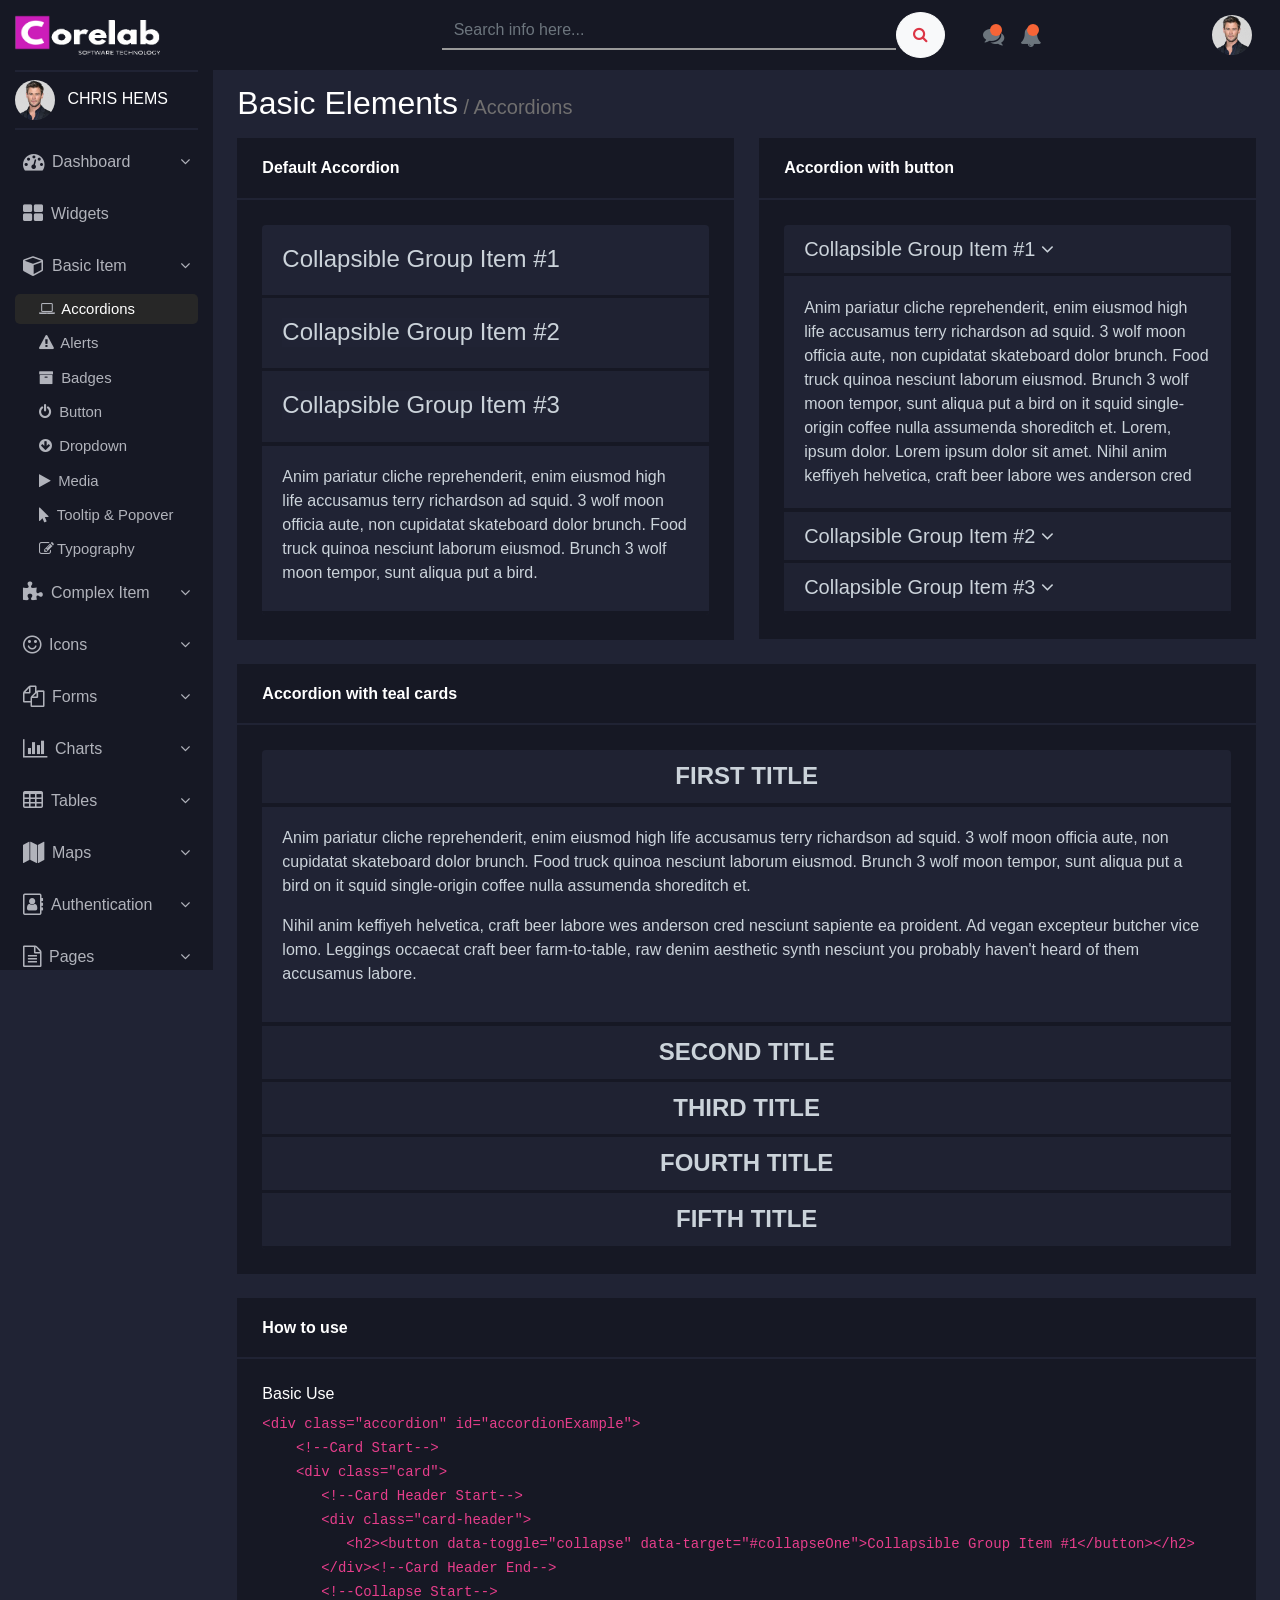
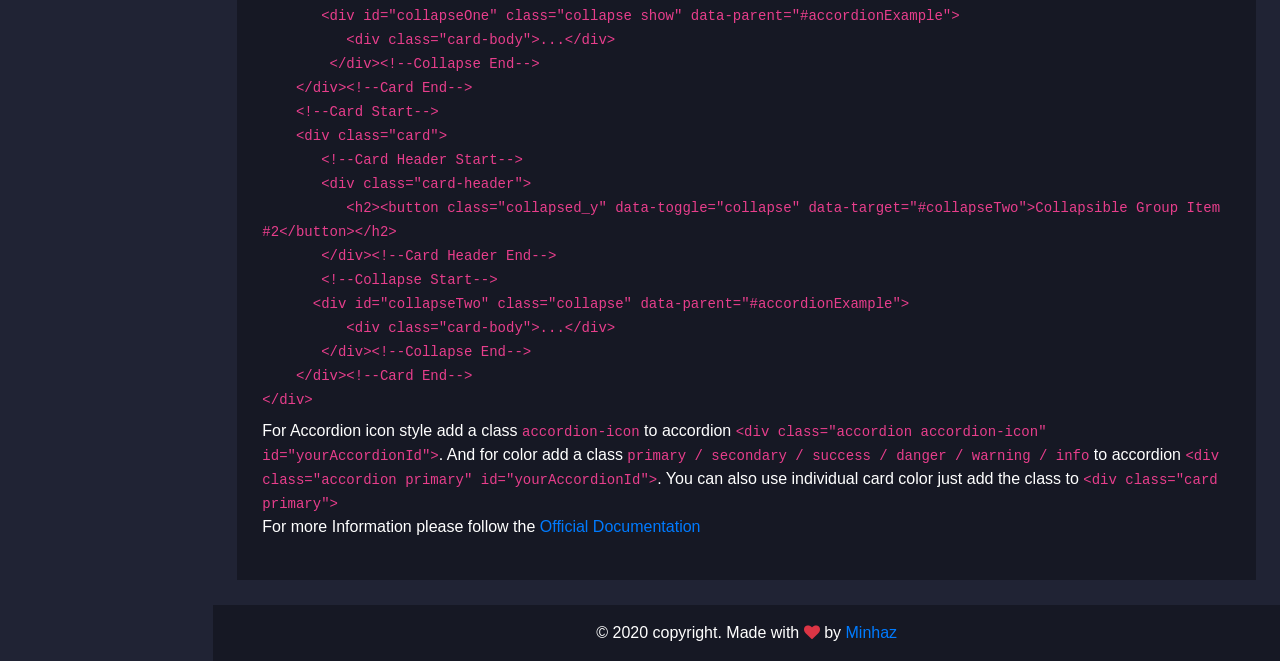
<file: basic_item/accordions.html>
<!DOCTYPE html>
<html lang="en">
	<head>
		<meta charset="UTF-8" />
		<meta name="viewport" content="width=device-width, initial-scale=1.0" />
		<title>Accordions</title>
		<link rel="shortcut icon" href="../Assets/images/fevicon.png" type="image/x-icon" />
		<!-- ================Bootstrap================ -->
		<link
			rel="stylesheet"
			href="https://stackpath.bootstrapcdn.com/bootstrap/4.5.2/css/bootstrap.min.css"
			integrity="sha384-JcKb8q3iqJ61gNV9KGb8thSsNjpSL0n8PARn9HuZOnIxN0hoP+VmmDGMN5t9UJ0Z"
			crossorigin="anonymous"
		/>
		<link
			rel="stylesheet"
			href="https://use.fontawesome.com/releases/v5.14.0/css/all.css"
			integrity="sha384-HzLeBuhoNPvSI5KYnjx0BT+WB0QEEqLprO+NBkkk5gbc67FTaL7XIGa2w1L0Xbgc"
			crossorigin="anonymous"
		/>
		<!-- ================For Icons================ -->
		<link
			rel="stylesheet"
			href="https://cdnjs.cloudflare.com/ajax/libs/font-awesome/4.7.0/css/font-awesome.min.css"
		/>
		<!-- ================Custom Css=============== -->
		<link rel="stylesheet" href="../css/main.css" />
		<link rel="stylesheet" href="../css/style.css" />
		<style>
			.accordion * {
				color: #cbd3da;
			}
		</style>
	</head>
	<body>
		<nav class="navbar navbar-expand-md navbar-light padding_x_axis">
			<a href="#" class="pt-0">
				<img src="../Assets/images/icon.png" class="com_icon" />
			</a>
			<button
				class="navbar-toggler ml-auto mt-3 bg-light"
				type="button"
				data-toggle="collapse"
				data-target="#myNavbar"
			>
				<span class="navbar-toggler-icon"></span>
			</button>
			<div class="collapse navbar-collapse" id="myNavbar">
				<div class="container-fluid">
					<div class="row">
						<!-- ============sidebar============ -->
						<div class="col-xl-2 col-lg-3 col-md-4 fixed-left sidebar">
							<div class="bottom-border pb-2 pt-2">
								<img
									src="../Assets/images/profile.png"
									width="40"
									class="rounded-circle mr-2"
								/>
								<a href="#" class="text-white">CHRIS HEMS</a>
							</div>

							<ul class="navbar-nav flex-column down_side accordion text_parent">
								<li
									class="nav-item mt-2"
									data-toggle="collapse"
									data-target="#collapseOne"
								>
									<a
										href="#"
										class="nav-link text-light padding_side_nav_btn mb-1 sidebarLink d-flex justify-content-between"
									>
										<div>
											<i class="fa fa-dashboard fa-lg mr-2"></i>Dashboard
										</div>
										<div><i class="fa fa-angle-down"></i></div>
									</a>
								</li>
								<div class="collapse" id="collapseOne" data-parent=".accordion">
									<div class="Parent">
										<a
											class="dropdown-item sidebarLink mb-1"
											href="../index.html"
											><i class="fa fa-money mr-2"></i> E-Com (Default)</a
										>
										<a
											class="dropdown-item sidebarLink mb-1"
											href="../dashboard/cryptocurrency.html"
											><i class="fa fa-cc mr-2"></i> Cryptocurrency</a
										>
									</div>
								</div>

								<li class="nav-item">
									<a
										href="../widgets/widgets.html"
										class="nav-link text-light padding_side_nav_btn mb-1 sidebarLink"
										><i class="fa fa-th-large fa-lg mr-2"></i>Widgets</a
									>
								</li>

								<li
									class="nav-item"
									data-toggle="collapse"
									data-target="#collapseran"
								>
									<a
										href="#"
										class="nav-link text-light padding_side_nav_btn mb-1 sidebarLink d-flex justify-content-between"
									>
										<div><i class="fa fa-cube fa-lg mr-2"></i>Basic Item</div>
										<div><i class="fa fa-angle-down"></i></div>
									</a>
								</li>
								<div
									class="collapse show"
									id="collapseran"
									data-parent=".accordion"
								>
									<div class="Parent">
										<a
											class="dropdown-item sidebarLink mb-1 active"
											href="../basic_item/accordions.html"
											><i class="fa fa-laptop"></i> Accordions</a
										>
										<a
											class="dropdown-item sidebarLink mb-1"
											href="../basic_item/alerts.html"
											><i class="fa fa-exclamation-triangle"></i> Alerts</a
										>
										<a
											class="dropdown-item sidebarLink mb-1"
											href="../basic_item/badges.html"
											><i class="fa fa-archive"></i> Badges</a
										>
										<a
											class="dropdown-item sidebarLink mb-1"
											href="../basic_item/button.html"
											><i class="fa fa-power-off"></i> Button</a
										>
										<a
											class="dropdown-item sidebarLink mb-1"
											href="../basic_item/dropdown.html"
											><i class="fa fa-arrow-circle-down"></i> Dropdown</a
										>
										<a
											class="dropdown-item sidebarLink mb-1"
											href="../basic_item/media.html"
											><i class="fa fa-play"></i> Media</a
										>
										<a
											class="dropdown-item sidebarLink mb-1"
											href="../basic_item/tooltip-popover.html"
											><i class="fa fa-mouse-pointer"></i> Tooltip &
											Popover</a
										>
										<a
											class="dropdown-item sidebarLink mb-1"
											href="../basic_item/typography.html"
											><i class="fa fa-edit"></i>Typography</a
										>
									</div>
								</div>

								<li
									class="nav-item"
									data-toggle="collapse"
									data-target="#collapseThree"
								>
									<a
										href="#"
										class="nav-link text-light padding_side_nav_btn mb-1 sidebarLink d-flex justify-content-between"
									>
										<div>
											<i class="fa fa-puzzle-piece fa-lg mr-2"></i>Complex
											Item
										</div>
										<div><i class="fa fa-angle-down"></i></div>
									</a>
								</li>
								<div class="collapse" id="collapseThree" data-parent=".accordion">
									<div class="Parent">
										<a
											class="dropdown-item sidebarLink mb-1"
											href="../complex_item/advanced-alert.html"
											><i class="fa fa-exclamation-circle"></i> Advanced
											Alert</a
										>
										<a
											class="dropdown-item sidebarLink mb-1"
											href="../complex_item/clipboard.html"
											><i class="fa fa-clipboard"></i> Clipboard</a
										>
										<a
											class="dropdown-item sidebarLink mb-1"
											href="../complex_item/full-calendar.html"
											><i class="fa fa-calendar"></i> Full Calendar</a
										>
										<a
											class="dropdown-item sidebarLink mb-1"
											href="../complex_item/media-player.html"
											><i class="fa fa-play"></i> Media Player</a
										>
										<a
											class="dropdown-item sidebarLink mb-1"
											href="../complex_item/progress.html"
											><i class="fa fa-spinner"></i> Progress</a
										>
									</div>
								</div>

								<li
									class="nav-item"
									data-toggle="collapse"
									data-target="#collapseFour"
								>
									<a
										href="#"
										class="nav-link text-light padding_side_nav_btn mb-1 sidebarLink d-flex justify-content-between"
									>
										<div><i class="fa fa-smile-o fa-lg mr-2"></i>Icons</div>
										<div><i class="fa fa-angle-down"></i></div>
									</a>
								</li>
								<div class="collapse" id="collapseFour" data-parent=".accordion">
									<div class="Parent">
										<a
											class="dropdown-item sidebarLink mb-1"
											href="../icons/bootstrap-icons.html"
											><i class="fa fa-bold"></i> Bootstrap Icons</a
										>
										<a
											class="dropdown-item sidebarLink mb-1"
											href="../icons/fontawesome.html"
											><i class="fa fa-font-awesome"></i> Fontawesome Icons</a
										>
									</div>
								</div>

								<li
									class="nav-item"
									data-toggle="collapse"
									data-target="#collapseFive"
								>
									<a
										href="#"
										class="nav-link text-light padding_side_nav_btn mb-1 sidebarLink d-flex justify-content-between"
									>
										<div><i class="fa fa-files-o fa-lg mr-2"></i>Forms</div>
										<div><i class="fa fa-angle-down"></i></div>
									</a>
								</li>
								<div class="collapse" id="collapseFive" data-parent=".accordion">
									<div class="Parent">
										<a
											class="dropdown-item sidebarLink mb-1"
											href="../forms/basic elements.html"
											><i class="fa fa-cube"></i> Basic Elements</a
										>
										<a
											class="dropdown-item sidebarLink mb-1"
											href="../forms/checkbox.html"
											><i class="fa fa-check-square"></i> Checkbox</a
										>
										<a
											class="dropdown-item sidebarLink mb-1"
											href="../forms/layout.html"
											><i class="fa fa-list-alt"></i> Layout</a
										>
										<a
											class="dropdown-item sidebarLink mb-1"
											href="../forms/radio.html"
											><i class="fa fa-stop-circle-o"></i> Radio</a
										>
									</div>
								</div>

								<li
									class="nav-item"
									data-toggle="collapse"
									data-target="#collapseSix"
								>
									<a
										href="#"
										class="nav-link text-light padding_side_nav_btn mb-1 sidebarLink d-flex justify-content-between"
									>
										<div><i class="fa fa-bar-chart fa-lg mr-2"></i>Charts</div>
										<div><i class="fa fa-angle-down"></i></div>
									</a>
								</li>
								<div class="collapse" id="collapseSix" data-parent=".accordion">
									<div class="Parent">
										<a
											class="dropdown-item sidebarLink mb-1"
											href="../charts/chartJs.html"
											><i class="fa fa-line-chart"></i> ChartJs</a
										>
										<a
											class="dropdown-item sidebarLink mb-1"
											href="../charts/google-chart.html"
											><i class="fa fa-area-chart"></i> Google Chart</a
										>
										<a
											class="dropdown-item sidebarLink mb-1"
											href="../charts/morris-chart.html"
											><i class="fa fa-pie-chart"></i> Morris Chart</a
										>
									</div>
								</div>

								<li
									class="nav-item"
									data-toggle="collapse"
									data-target="#collapseSeven"
								>
									<a
										href="#"
										class="nav-link text-light padding_side_nav_btn mb-1 sidebarLink d-flex justify-content-between"
									>
										<div><i class="fa fa-table fa-lg mr-2"></i>Tables</div>
										<div><i class="fa fa-angle-down"></i></div>
									</a>
								</li>
								<div class="collapse" id="collapseSeven" data-parent=".accordion">
									<div class="Parent">
										<a
											class="dropdown-item sidebarLink mb-1"
											href="../table/basic-table.html"
											><i class="fa fa-window-maximize"></i> Basic Table</a
										>
										<a
											class="dropdown-item sidebarLink mb-1"
											href="../table/advanced-table.html"
											><i class="fa fa-columns"></i> Advanced Table</a
										>
										<a
											class="dropdown-item sidebarLink mb-1"
											href="../table/responsive.html"
											><i class="fa fa-sticky-note-o"></i> Resonsive Table</a
										>
									</div>
								</div>

								<li
									class="nav-item"
									data-toggle="collapse"
									data-target="#collapseEight"
								>
									<a
										href="#"
										class="nav-link text-light padding_side_nav_btn mb-1 sidebarLink d-flex justify-content-between"
									>
										<div><i class="fa fa-map fa-lg mr-2"></i>Maps</div>
										<div><i class="fa fa-angle-down"></i></div>
									</a>
								</li>
								<div class="collapse" id="collapseEight" data-parent=".accordion">
									<div class="Parent">
										<a
											class="dropdown-item sidebarLink mb-1"
											href="../maps/google-maps.html"
											><i class="fa fa-globe"></i> Google Maps</a
										>
										<a
											class="dropdown-item sidebarLink mb-1"
											href="../maps/vector-maps.html"
											><i class="fa fa-map-o"></i> Vector Maps</a
										>
									</div>
								</div>

								<li
									class="nav-item"
									data-toggle="collapse"
									data-target="#collapseNine"
								>
									<a
										href="#"
										class="nav-link text-light padding_side_nav_btn mb-1 sidebarLink d-flex justify-content-between"
									>
										<div>
											<i class="fa fa-address-book-o fa-lg mr-2"></i
											>Authentication
										</div>
										<div><i class="fa fa-angle-down"></i></div>
									</a>
								</li>
								<div class="collapse" id="collapseNine" data-parent=".accordion">
									<div class="Parent">
										<a
											class="dropdown-item sidebarLink mb-1"
											href="../authentication/login.html"
											><i class="fa fa-sign-in"></i> Log In</a
										>
										<a
											class="dropdown-item sidebarLink mb-1"
											href="../authentication/signup.html"
											><i class="fa fa-sign-out"></i> Sign Up</a
										>
										<a
											class="dropdown-item sidebarLink mb-1"
											href="../authentication/profile.html"
											><i class="fa fa-user-circle-o"></i> Profile</a
										>
									</div>
								</div>

								<li
									class="nav-item"
									data-toggle="collapse"
									data-target="#collapseTen"
								>
									<a
										href="#"
										class="nav-link text-light padding_side_nav_btn mb-1 sidebarLink d-flex justify-content-between"
									>
										<div><i class="fa fa-file-text-o fa-lg mr-2"></i>Pages</div>
										<div><i class="fa fa-angle-down"></i></div>
									</a>
								</li>
								<div class="collapse" id="collapseTen" data-parent=".accordion">
									<div class="Parent">
										<a
											class="dropdown-item sidebarLink mb-1"
											href="../pages/blank.html"
											><i class="fa fa-file-o"></i> Blank</a
										>
										<a
											class="dropdown-item sidebarLink mb-1"
											href="../pages/error.html"
											><i class="fa fa-ban"></i> Error</a
										>
										<a
											class="dropdown-item sidebarLink mb-1"
											href="../pages/pricing.html"
											><i class="fa fa-ticket"></i> Pricing</a
										>
									</div>
								</div>
							</ul>
						</div>
						<!-- ===========sidebar stop============ -->

						<!-- =============top-nav=============== -->
						<div
							class="col-xl-12 col-lg-12 col-md-12 ml-auto fixed-top bg_top_nav py-2 top-navbar"
						>
							<div class="row align-items-center">
								<div class="col-md-4">
									<a href="#"
										><img src="../Assets/images/icon.png" class="front_image"
									/></a>
								</div>
								<div class="col-md-5">
									<form>
										<div class="input-group">
											<input
												type="text"
												class="form-control search-input"
												placeholder="Search info here..."
											/>
											<button
												type="button"
												class="btn btn-light search-button"
												data-toggle="tooltip"
												data-placement="bottom"
												title="Search"
											>
												<i class="fa fa-search text-danger"></i>
											</button>
										</div>
									</form>
								</div>
								<div class="col-md-3">
									<ul class="navbar-nav">
										<li class="nav-item icon-parent">
											<a href="#" class="nav-link icon-bullet">
												<i
													class="fa fa-comments text-muted fa-lg"
													data-toggle="tooltip"
													data-placement="bottom"
													title="Chats"
												></i>
											</a>
										</li>
										<li class="nav-item icon-parent">
											<a href="#" class="nav-link icon-bullet">
												<i
													class="fa fa-bell text-muted fa-lg"
													data-toggle="tooltip"
													data-placement="right"
													title="Notification"
												></i>
											</a>
										</li>
										<li class="nav-item ml-md-auto">
											<div class="ml-auto">
												<div
													class="btn-group btn_m"
													data-toggle="tooltip"
													data-placement="left"
													title="Profile"
												>
													<button
														type="button"
														class="btn dropdown shadow-none"
														data-toggle="dropdown"
													>
														<img
															src="../Assets/images/profile.png"
															height="40px"
															width="40px"
															class="rounded-circle scale_all"
														/>
													</button>
													<div
														class="dropdown-menu dropdown-menu-right box-shadow"
													>
														<a href="../authentication/login.html"
															><button
																class="dropdown-item btn_text"
																type="button"
															>
																<i class="fa fa-sign-out"></i> Sign
																out
															</button></a
														>
													</div>
												</div>
											</div>
										</li>
									</ul>
								</div>
							</div>
						</div>
						<!-- ============stop top-nav========== -->
					</div>
				</div>
			</div>
		</nav>

		<div class="col-xl-10 col-lg-9 col-md-8 ml-auto bismillah">
			<div class="container-fluid allButFooter">
				<section>
					<div class="row">
						<div class="col-12">
							<div>
								<h2 class="px py">Basic Elements<span> / Accordions</span></h2>
							</div>
						</div>

						<div class="col-xl-6 col-lg-12 col-12 mb-4 rx_padding">
							<div class="box content_bg">
								<div class="box-head content_bg">
									<h4 class="title content_bg">Default Accordion</h4>
								</div>
								<div class="box-body content_bg">
									<!--Accordion Start-->
									<div class="accordion" id="accordionExample">
										<!--Card Start-->
										<div class="card body_bg">
											<!--Card Header Start-->
											<div class="card-header body_bg">
												<h2>
													<button
														data-toggle="collapse"
														data-target="#collapsegOne"
														class="collapsed_y"
														aria-expanded="false"
													>
														Collapsible Group Item #1
													</button>
												</h2>
											</div>
											<!--Card Header End-->

											<!--Collapse Start-->
											<div
												id="collapsegOne"
												class="collapse"
												data-parent="#accordionExample"
											>
												<div class="card-body">
													<p>
														Anim pariatur cliche reprehenderit, enim
														eiusmod high life accusamus terry richardson
														ad squid. 3 wolf moon officia aute, non
														cupidatat skateboard dolor brunch. Food
														truck quinoa nesciunt laborum eiusmod.
														Brunch 3 wolf moon tempor, sunt aliqua put a
														bird.
													</p>
												</div>
											</div>
											<!--Collapse End-->
										</div>
										<!--Card End-->

										<!--Card Start-->
										<div class="card body_bg">
											<!--Card Header Start-->
											<div class="card-header">
												<h2>
													<button
														class="collapsed_y"
														data-toggle="collapse"
														data-target="#collapseTwon"
														aria-expanded="false"
													>
														Collapsible Group Item #2
													</button>
												</h2>
											</div>
											<!--Card Header End-->

											<!--Collapse Start-->
											<div
												id="collapseTwon"
												class="collapse"
												data-parent="#accordionExample"
											>
												<div class="card-body">
													<p>
														Anim pariatur cliche reprehenderit, enim
														eiusmod high life accusamus terry richardson
														ad squid. 3 wolf moon officia aute, non
														cupidatat skateboard dolor brunch. Food
														truck quinoa nesciunt laborum eiusmod.
														Brunch 3 wolf moon tempor, sunt aliqua put a
														bird.
													</p>
												</div>
											</div>
											<!--Collapse End-->
										</div>
										<!--Card End-->

										<!--Card Start-->
										<div class="card body_bg">
											<!--Card Header Start-->
											<div class="card-header">
												<h2>
													<button
														class=""
														data-toggle="collapse"
														data-target="#collapseThrees"
														aria-expanded="true"
													>
														Collapsible Group Item #3
													</button>
												</h2>
											</div>
											<!--Card Header End-->

											<!--Collapse Start-->
											<div
												id="collapseThrees"
												class="collapse show"
												data-parent="#accordionExample"
											>
												<div class="card-body card_body_padding">
													<p>
														Anim pariatur cliche reprehenderit, enim
														eiusmod high life accusamus terry richardson
														ad squid. 3 wolf moon officia aute, non
														cupidatat skateboard dolor brunch. Food
														truck quinoa nesciunt laborum eiusmod.
														Brunch 3 wolf moon tempor, sunt aliqua put a
														bird.
													</p>
												</div>
											</div>
											<!--Collapse End-->
										</div>
										<!--Card End-->
									</div>
									<!--Accordion End-->
								</div>
							</div>
						</div>
						<!-- =========Second accordions=========== -->
						<div class="col-xl-6 col-lg-12 col-12 mb-4 lx_padding">
							<div class="box content_bg">
								<div class="box-head content_bg">
									<h4 class="title content_bg">Accordion with button</h4>
								</div>
								<div class="box-body content_bg">
									<!--Accordion wrapper-->
									<div
										class="accordion md-accordion"
										id="accordionEx"
										role="tablist"
										aria-multiselectable="true"
									>
										<!-- Accordion card -->
										<div class="card body_bg">
											<!-- Card header -->
											<div class="card-header" role="tab" id="headingOne1">
												<a
													data-toggle="collapse"
													data-parent="#accordionEx"
													href="#collapseOne1"
													aria-expanded="true"
													aria-controls="collapseOne1"
												>
													<h5 class="mb-0">
														Collapsible Group Item #1
														<i class="fa fa-angle-down rotate-icon"></i>
													</h5>
												</a>
											</div>

											<!-- Card body -->
											<div
												id="collapseOne1"
												class="collapse show"
												role="tabpanel"
												aria-labelledby="headingOne1"
												data-parent="#accordionEx"
											>
												<div class="card-body body_bg">
													Anim pariatur cliche reprehenderit, enim eiusmod
													high life accusamus terry richardson ad squid. 3
													wolf moon officia aute, non cupidatat skateboard
													dolor brunch. Food truck quinoa nesciunt laborum
													eiusmod. Brunch 3 wolf moon tempor, sunt aliqua
													put a bird on it squid single-origin coffee
													nulla assumenda shoreditch et. Lorem, ipsum
													dolor. Lorem ipsum dolor sit amet. Nihil anim
													keffiyeh helvetica, craft beer labore wes
													anderson cred
												</div>
											</div>
										</div>
										<!-- Accordion card -->

										<!-- Accordion card -->
										<div class="card body_bg">
											<!-- Card header -->
											<div class="card-header" role="tab" id="headingTwo2">
												<a
													class="collapsed_y"
													data-toggle="collapse"
													data-parent="#accordionEx"
													href="#collapseTwo2"
													aria-expanded="false"
													aria-controls="collapseTwo2"
												>
													<h5 class="mb-0">
														Collapsible Group Item #2
														<i class="fa fa-angle-down rotate-icon"></i>
													</h5>
												</a>
											</div>

											<!-- Card body -->
											<div
												id="collapseTwo2"
												class="collapse"
												role="tabpanel"
												aria-labelledby="headingTwo2"
												data-parent="#accordionEx"
											>
												<div class="card-body body_bg">
													Anim pariatur cliche reprehenderit, enim eiusmod
													high life accusamus terry richardson ad squid. 3
													wolf moon officia aute, non cupidatat skateboard
													dolor brunch. Food truck quinoa nesciunt laborum
													eiusmod. Brunch 3 wolf moon tempor, sunt aliqua
													put a bird on it squid single-origin coffee
													nulla assumenda shoreditch et. Nihil anim
													keffiyeh helvetica, craft beer labore wes
													anderson cred nesciunt sapiente ea proident. Ad
													vegan excepteur butcher vice lomo. Leggings
													occaecat craft beer farm-to-table, raw denim
													aesthetic synth nesciunt you probably haven't
													heard of them accusamus labore sustainable VHS.
												</div>
											</div>
										</div>
										<!-- Accordion card -->

										<!-- Accordion card -->
										<div class="card body_bg">
											<!-- Card header -->
											<div class="card-header" role="tab" id="headingThree3">
												<a
													class="collapsed_y"
													data-toggle="collapse"
													data-parent="#accordionEx"
													href="#collapseThree3"
													aria-expanded="false"
													aria-controls="collapseThree3"
												>
													<h5 class="mb-0">
														Collapsible Group Item #3
														<i class="fa fa-angle-down rotate-icon"></i>
													</h5>
												</a>
											</div>

											<!-- Card body -->
											<div
												id="collapseThree3"
												class="collapse"
												role="tabpanel"
												aria-labelledby="headingThree3"
												data-parent="#accordionEx"
											>
												<div class="card-body body_bg">
													Anim pariatur cliche reprehenderit, enim eiusmod
													high life accusamus terry richardson ad squid. 3
													wolf moon officia aute, non cupidatat skateboard
													dolor brunch. Food truck quinoa nesciunt laborum
													eiusmod. Brunch 3 wolf moon tempor, sunt aliqua
													put a bird on it squid single-origin coffee
													nulla assumenda shoreditch et. Nihil anim
													keffiyeh helvetica, craft beer labore wes
													anderson cred nesciunt sapiente ea proident. Ad
													vegan excepteur butcher vice lomo. Leggings
													occaecat craft beer farm-to-table, raw denim
													aesthetic synth nesciunt you probably haven't
													heard of them accusamus labore sustainable VHS.
												</div>
											</div>
										</div>
										<!-- Accordion card -->
									</div>
									<!-- Accordion wrapper -->
								</div>
							</div>
						</div>
						<!-- ===========last accordion============= -->
						<div class="col-12 mb-4">
							<div class="box content_bg">
								<div class="box-head content_bg">
									<h4 class="title content_bg">Accordion with teal cards</h4>
								</div>
								<div class="box-body content_bg">
									<!--Accordion wrapper-->
									<div
										class="accordion md-accordion accordion-4"
										id="accordionEx2"
										role="tablist"
										aria-multiselectable="true"
									>
										<!-- Accordion card -->
										<div class="card body_bg">
											<!-- Card header -->
											<div
												class="card-header z-depth-1 teal lighten-4"
												role="tab"
												id="heading10"
											>
												<a
													data-toggle="collapse"
													data-parent="#accordionEx2"
													href="#collapse10"
													aria-expanded="true"
													aria-controls="collapse10"
												>
													<h4
														class="mb-0 black-text text-center font-weight-bold text-uppercase"
													>
														First title
													</h4>
												</a>
											</div>

											<!-- Card body -->
											<div
												id="collapse10"
												class="collapse show"
												role="tabpanel"
												aria-labelledby="heading10"
												data-parent="#accordionEx2"
											>
												<div class="card-body rgba-teal-strong white-text">
													<p>
														Anim pariatur cliche reprehenderit, enim
														eiusmod high life accusamus terry richardson
														ad squid. 3 wolf moon officia aute, non
														cupidatat skateboard dolor brunch. Food
														truck quinoa nesciunt laborum eiusmod.
														Brunch 3 wolf moon tempor, sunt aliqua put a
														bird on it squid single-origin coffee nulla
														assumenda shoreditch et.
													</p>

													<p>
														Nihil anim keffiyeh helvetica, craft beer
														labore wes anderson cred nesciunt sapiente
														ea proident. Ad vegan excepteur butcher vice
														lomo. Leggings occaecat craft beer
														farm-to-table, raw denim aesthetic synth
														nesciunt you probably haven't heard of them
														accusamus labore.
													</p>
												</div>
											</div>
										</div>
										<!-- Accordion card -->

										<!-- Accordion card -->
										<div class="card body_bg">
											<!-- Card header -->
											<div
												class="card-header z-depth-1 teal lighten-3"
												role="tab"
												id="heading11"
											>
												<a
													class="collapsed_y"
													data-toggle="collapse"
													data-parent="#accordionEx2"
													href="#collapse11"
													aria-expanded="false"
													aria-controls="collapse11"
												>
													<h4
														class="mb-0 black-text text-center font-weight-bold text-uppercase"
													>
														Second title
													</h4>
												</a>
											</div>

											<!-- Card body -->
											<div
												id="collapse11"
												class="collapse"
												role="tabpanel"
												aria-labelledby="heading11"
												data-parent="#accordionEx2"
											>
												<div
													class="card-body body_bg rgba-teal-strong white-text"
												>
													<p>
														Anim pariatur cliche reprehenderit, enim
														eiusmod high life accusamus terry richardson
														ad squid. 3 wolf moon officia aute, non
														cupidatat skateboard dolor brunch. Food
														truck quinoa nesciunt laborum eiusmod.
														Brunch 3 wolf moon tempor, sunt aliqua put a
														bird on it squid single-origin coffee nulla
														assumenda shoreditch et.
													</p>

													<p>
														Nihil anim keffiyeh helvetica, craft beer
														labore wes anderson cred nesciunt sapiente
														ea proident. Ad vegan excepteur butcher vice
														lomo. Leggings occaecat craft beer
														farm-to-table, raw denim aesthetic synth
														nesciunt you probably haven't heard of them
														accusamus labore.
													</p>
												</div>
											</div>
										</div>
										<!-- Accordion card -->

										<!-- Accordion card -->
										<div class="card body_bg">
											<!-- Card header -->
											<div
												class="card-header z-depth-1 teal lighten-2"
												role="tab"
												id="heading12"
											>
												<a
													class="collapsed_y"
													data-toggle="collapse"
													data-parent="#accordionEx2"
													href="#collapse12"
													aria-expanded="false"
													aria-controls="collapse12"
												>
													<h4
														class="mb-0 black-text text-center font-weight-bold text-uppercase"
													>
														Third title
													</h4>
												</a>
											</div>

											<!-- Card body -->
											<div
												id="collapse12"
												class="collapse"
												role="tabpanel"
												aria-labelledby="heading12"
												data-parent="#accordionEx2"
											>
												<div
													class="card-body body_bg rgba-teal-strong white-text"
												>
													<p>
														Anim pariatur cliche reprehenderit, enim
														eiusmod high life accusamus terry richardson
														ad squid. 3 wolf moon officia aute, non
														cupidatat skateboard dolor brunch. Food
														truck quinoa nesciunt laborum eiusmod.
														Brunch 3 wolf moon tempor, sunt aliqua put a
														bird on it squid single-origin coffee nulla
														assumenda shoreditch et.
													</p>

													<p>
														Nihil anim keffiyeh helvetica, craft beer
														labore wes anderson cred nesciunt sapiente
														ea proident. Ad vegan excepteur butcher vice
														lomo. Leggings occaecat craft beer
														farm-to-table, raw denim aesthetic synth
														nesciunt you probably haven't heard of them
														accusamus labore.
													</p>
												</div>
											</div>
										</div>
										<!-- Accordion card -->

										<!-- Accordion card -->
										<div class="card body_bg">
											<!-- Card header -->
											<div
												class="card-header z-depth-1 teal lighten-1"
												role="tab"
												id="heading13"
											>
												<a
													class="collapsed_y"
													data-toggle="collapse"
													data-parent="#accordionEx2"
													href="#collapse13"
													aria-expanded="true"
													aria-controls="collapse13"
												>
													<h4
														class="mb-0 black-text text-center font-weight-bold text-uppercase"
													>
														Fourth title
													</h4>
												</a>
											</div>

											<!-- Card body -->
											<div
												id="collapse13"
												class="collapse"
												role="tabpanel"
												aria-labelledby="heading13"
												data-parent="#accordionEx2"
											>
												<div
													class="card-body body_bg rgba-teal-strong white-text"
												>
													<p>
														Anim pariatur cliche reprehenderit, enim
														eiusmod high life accusamus terry richardson
														ad squid. 3 wolf moon officia aute, non
														cupidatat skateboard dolor brunch. Food
														truck quinoa nesciunt laborum eiusmod.
														Brunch 3 wolf moon tempor, sunt aliqua put a
														bird on it squid single-origin coffee nulla
														assumenda shoreditch et.
													</p>

													<p>
														Nihil anim keffiyeh helvetica, craft beer
														labore wes anderson cred nesciunt sapiente
														ea proident. Ad vegan excepteur butcher vice
														lomo. Leggings occaecat craft beer
														farm-to-table, raw denim aesthetic synth
														nesciunt you probably haven't heard of them
														accusamus labore.
													</p>
												</div>
											</div>
										</div>
										<!-- Accordion card -->

										<!-- Accordion card -->
										<div class="card body_bg">
											<!-- Card header -->
											<div
												class="card-header z-depth-1 teal"
												role="tab"
												id="heading14"
											>
												<a
													class="collapsed_y"
													data-toggle="collapse"
													data-parent="#accordionEx2"
													href="#collapse14"
													aria-expanded="false"
													aria-controls="collapse14"
												>
													<h4
														class="mb-0 black-text text-center font-weight-bold text-uppercase"
													>
														Fifth title
													</h4>
												</a>
											</div>

											<!-- Card body -->
											<div
												id="collapse14"
												class="collapse"
												role="tabpanel"
												aria-labelledby="heading14"
												data-parent="#accordionEx2"
											>
												<div
													class="card-body body_bg rgba-teal-strong white-text"
												>
													<p>
														Anim pariatur cliche reprehenderit, enim
														eiusmod high life accusamus terry richardson
														ad squid. 3 wolf moon officia aute, non
														cupidatat skateboard dolor brunch. Food
														truck quinoa nesciunt laborum eiusmod.
														Brunch 3 wolf moon tempor, sunt aliqua put a
														bird on it squid single-origin coffee nulla
														assumenda shoreditch et.
													</p>

													<p>
														Nihil anim keffiyeh helvetica, craft beer
														labore wes anderson cred nesciunt sapiente
														ea proident. Ad vegan excepteur butcher vice
														lomo. Leggings occaecat craft beer
														farm-to-table, raw denim aesthetic synth
														nesciunt you probably haven't heard of them
														accusamus labore.
													</p>
												</div>
											</div>
										</div>
										<!-- Accordion card -->
									</div>
									<!--/.Accordion wrapper-->
								</div>
							</div>
						</div>
						<!-- =============how to use============= -->
						<div class="col-12 mb-3">
							<div class="box content_bg">
								<div class="box-head content_bg">
									<h4 class="title content_bg">How to use</h4>
								</div>
								<div class="box-body content_bg">
									<h6>Basic Use</h6>
									<code>
										&lt;div class="accordion" id="accordionExample"&gt;<br />&nbsp;&nbsp;&nbsp;
										&lt;!--Card Start--&gt;<br />&nbsp;&nbsp;&nbsp; &lt;div
										class="card"&gt;<br />&nbsp;&nbsp;&nbsp; &nbsp;&nbsp;
										&lt;!--Card Header Start--&gt;<br />&nbsp;&nbsp;&nbsp;
										&nbsp;&nbsp; &lt;div class="card-header"&gt;<br />&nbsp;&nbsp;&nbsp;
										&nbsp;&nbsp; &nbsp;&nbsp; &lt;h2&gt;&lt;button
										data-toggle="collapse"
										data-target="#collapseOne"&gt;Collapsible Group Item
										#1&lt;/button&gt;&lt;/h2&gt;<br />&nbsp;&nbsp;&nbsp;
										&nbsp;&nbsp; &lt;/div&gt;&lt;!--Card Header End--&gt;<br />&nbsp;&nbsp;&nbsp;
										&nbsp;&nbsp; &lt;!--Collapse Start--&gt;<br />&nbsp;&nbsp;&nbsp;
										&nbsp;&nbsp; &lt;div id="collapseOne" class="collapse show"
										data-parent="#accordionExample"&gt;<br />&nbsp;&nbsp;&nbsp;
										&nbsp;&nbsp; &nbsp;&nbsp; &lt;div
										class="card-body"&gt;...&lt;/div&gt;<br />&nbsp;&nbsp;&nbsp;&nbsp;&nbsp;&nbsp;&nbsp;
										&lt;/div&gt;&lt;!--Collapse End--&gt;<br />&nbsp;&nbsp;&nbsp;
										&lt;/div&gt;&lt;!--Card End--&gt;<br />&nbsp;&nbsp;&nbsp;
										&lt;!--Card Start--&gt;<br />&nbsp;&nbsp;&nbsp; &lt;div
										class="card"&gt;<br />&nbsp;&nbsp;&nbsp; &nbsp;&nbsp;
										&lt;!--Card Header Start--&gt;<br />&nbsp;&nbsp;&nbsp;
										&nbsp;&nbsp; &lt;div class="card-header"&gt;<br />&nbsp;&nbsp;&nbsp;
										&nbsp;&nbsp; &nbsp;&nbsp; &lt;h2&gt;&lt;button
										class="collapsed_y" data-toggle="collapse"
										data-target="#collapseTwo"&gt;Collapsible Group Item
										#2&lt;/button&gt;&lt;/h2&gt;<br />&nbsp;&nbsp;&nbsp;
										&nbsp;&nbsp; &lt;/div&gt;&lt;!--Card Header End--&gt;<br />&nbsp;&nbsp;&nbsp;
										&nbsp;&nbsp; &lt;!--Collapse Start--&gt;<br />&nbsp;&nbsp;
										&nbsp;&nbsp; &lt;div id="collapseTwo" class="collapse"
										data-parent="#accordionExample"&gt;<br />&nbsp;&nbsp;&nbsp;
										&nbsp;&nbsp; &nbsp;&nbsp; &lt;div
										class="card-body"&gt;...&lt;/div&gt;<br />&nbsp;&nbsp;&nbsp;
										&nbsp;&nbsp; &lt;/div&gt;&lt;!--Collapse End--&gt;<br />&nbsp;&nbsp;&nbsp;
										&lt;/div&gt;&lt;!--Card End--&gt;<br />&lt;/div&gt;
									</code>
									<p class="mt-2 mb-0">
										For Accordion icon style add a class
										<code>accordion-icon</code> to accordion
										<code
											>&lt;div class="accordion accordion-icon"
											id="yourAccordionId"&gt;</code
										>. And for color add a class
										<code
											>primary / secondary / success / danger / warning /
											info</code
										>
										to accordion
										<code
											>&lt;div class="accordion primary"
											id="yourAccordionId"&gt;</code
										>. You can also use individual card color just add the class
										to <code>&lt;div class="card primary"&gt;</code>
									</p>
									<p>
										For more Information please follow the
										<a
											class="text-primary"
											href="https://getbootstrap.com/docs/4.5/components/collapse/"
											>Official Documentation</a
										>
									</p>
								</div>
							</div>
						</div>
					</div>
				</section>
			</div>

			<footer class="content_bg">
				<div class="container-fluid">
					<div class="row">
						<div class="col-lg-12 text-center mt-3">
							<p>
								&copy; 2020 copyright. Made with
								<i class="fa fa-heart text-danger"></i> by
								<a href="https://github.com/Sharif-Minhaz" class="text-primary"
									>Minhaz</a
								>
							</p>
						</div>
					</div>
				</div>
			</footer>
		</div>

		<!-- ==============Bootstrap script============= -->
		<script
			src="https://code.jquery.com/jquery-3.5.1.slim.min.js"
			integrity="sha384-DfXdz2htPH0lsSSs5nCTpuj/zy4C+OGpamoFVy38MVBnE+IbbVYUew+OrCXaRkfj"
			crossorigin="anonymous"
		></script>
		<script
			src="https://cdn.jsdelivr.net/npm/popper.js@1.16.1/dist/umd/popper.min.js"
			integrity="sha384-9/reFTGAW83EW2RDu2S0VKaIzap3H66lZH81PoYlFhbGU+6BZp6G7niu735Sk7lN"
			crossorigin="anonymous"
		></script>
		<script
			src="https://stackpath.bootstrapcdn.com/bootstrap/4.5.2/js/bootstrap.min.js"
			integrity="sha384-B4gt1jrGC7Jh4AgTPSdUtOBvfO8shuf57BaghqFfPlYxofvL8/KUEfYiJOMMV+rV"
			crossorigin="anonymous"
		></script>
		<!-- ==============For notification============== -->
		<script src="../Assets/Plugins/bootstrap-notify.js"></script>
		<!-- =================Main script===============  -->
		<script src="../js/main.js"></script>
	</body>
</html>
</file>
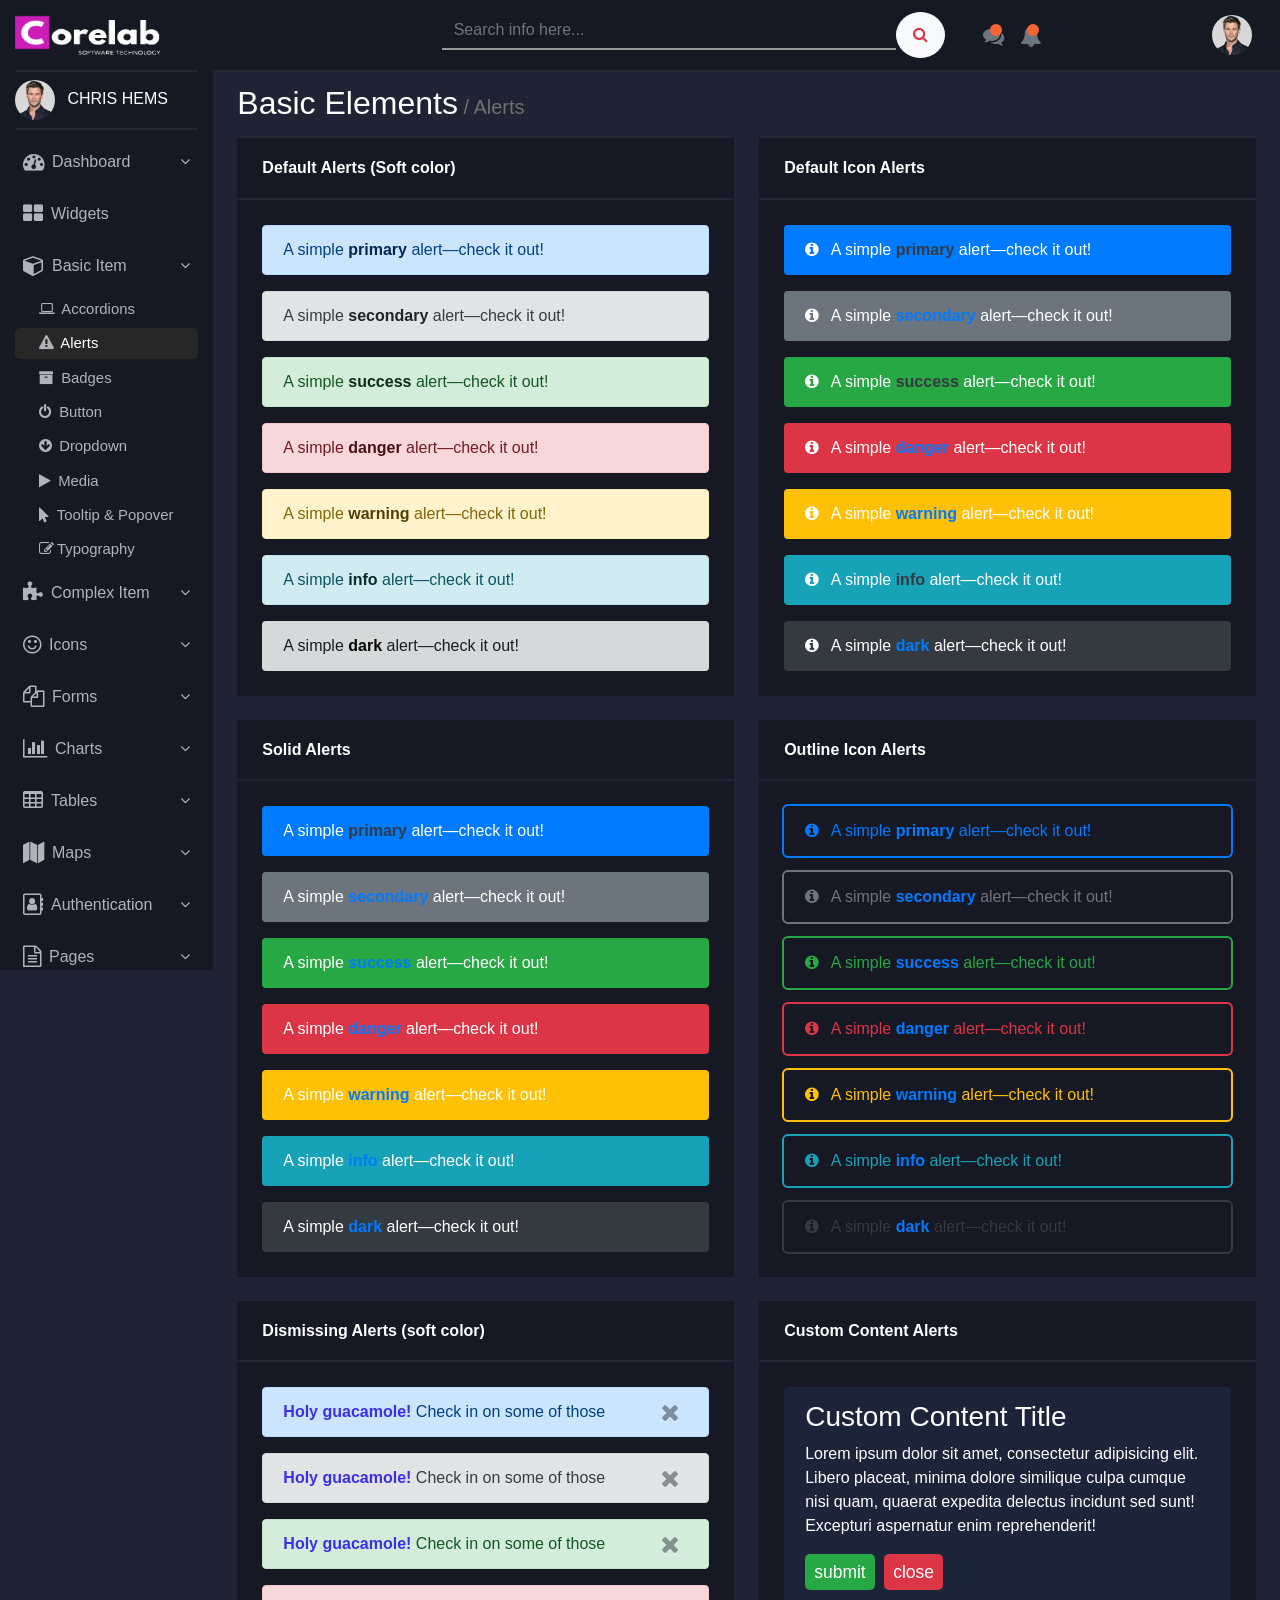
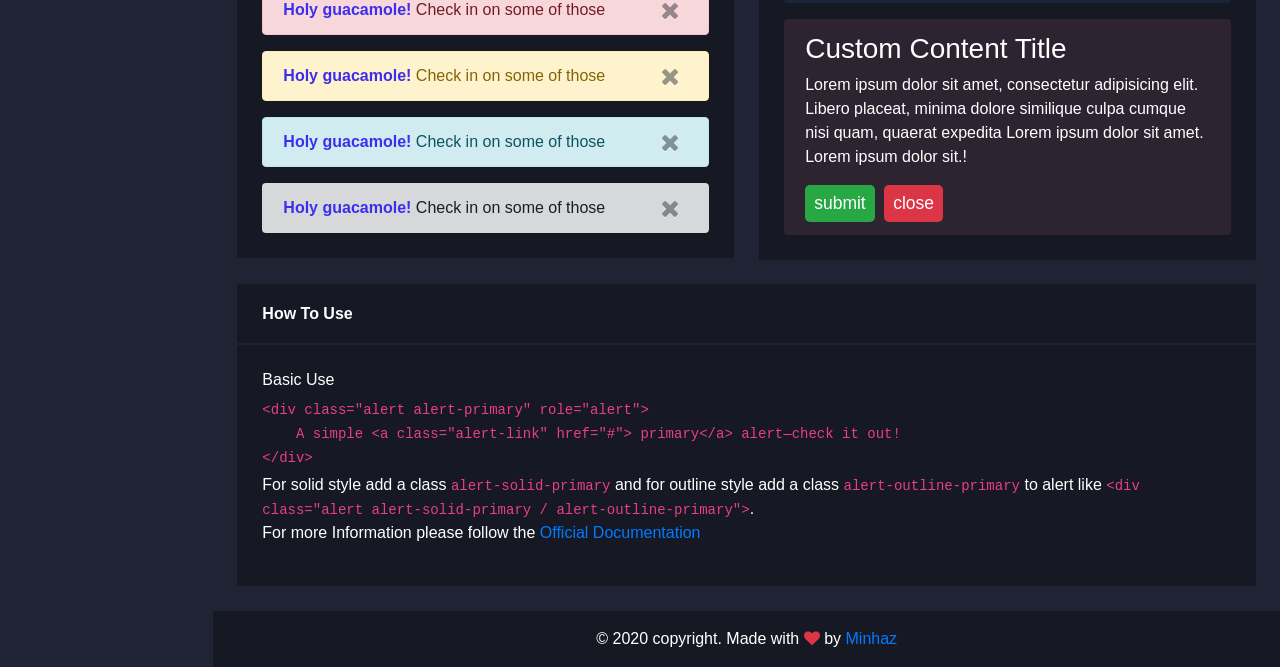
<file: basic_item/alerts.html>
<!DOCTYPE html>
<html lang="en">
	<head>
		<meta charset="UTF-8" />
		<meta name="viewport" content="width=device-width, initial-scale=1.0" />
		<title>Alerts</title>
		<link rel="shortcut icon" href="../Assets/images/fevicon.png" type="image/x-icon" />
		<!-- ================Bootstrap================ -->
		<link
			rel="stylesheet"
			href="https://stackpath.bootstrapcdn.com/bootstrap/4.5.2/css/bootstrap.min.css"
			integrity="sha384-JcKb8q3iqJ61gNV9KGb8thSsNjpSL0n8PARn9HuZOnIxN0hoP+VmmDGMN5t9UJ0Z"
			crossorigin="anonymous"
		/>
		<link
			rel="stylesheet"
			href="https://use.fontawesome.com/releases/v5.14.0/css/all.css"
			integrity="sha384-HzLeBuhoNPvSI5KYnjx0BT+WB0QEEqLprO+NBkkk5gbc67FTaL7XIGa2w1L0Xbgc"
			crossorigin="anonymous"
		/>
		<!-- ================For Icons================ -->
		<link
			rel="stylesheet"
			href="https://cdnjs.cloudflare.com/ajax/libs/font-awesome/4.7.0/css/font-awesome.min.css"
		/>
		<!-- ================Custom Css=============== -->
		<link rel="stylesheet" href="../css/main.css" />
		<link rel="stylesheet" href="../css/style.css" />
	</head>
	<body>
		<nav class="navbar navbar-expand-md navbar-light padding_x_axis">
			<a href="#" class="pt-0">
				<img src="../Assets/images/icon.png" class="com_icon" />
			</a>
			<button
				class="navbar-toggler ml-auto mt-3 bg-light"
				type="button"
				data-toggle="collapse"
				data-target="#myNavbar"
			>
				<span class="navbar-toggler-icon"></span>
			</button>
			<div class="collapse navbar-collapse" id="myNavbar">
				<div class="container-fluid">
					<div class="row">
						<!-- ============sidebar============ -->
						<div class="col-xl-2 col-lg-3 col-md-4 fixed-left sidebar">
							<div class="bottom-border pb-2 pt-2">
								<img
									src="../Assets/images/profile.png"
									width="40"
									class="rounded-circle mr-2"
								/>
								<a href="#" class="text-white">CHRIS HEMS</a>
							</div>

							<ul class="navbar-nav flex-column down_side accordion text_parent">
								<li
									class="nav-item mt-2"
									data-toggle="collapse"
									data-target="#collapseOne"
								>
									<a
										href="#"
										class="nav-link text-light padding_side_nav_btn mb-1 sidebarLink d-flex justify-content-between"
									>
										<div>
											<i class="fa fa-dashboard fa-lg mr-2"></i>Dashboard
										</div>
										<div><i class="fa fa-angle-down"></i></div>
									</a>
								</li>
								<div class="collapse" id="collapseOne" data-parent=".accordion">
									<div class="Parent">
										<a
											class="dropdown-item sidebarLink mb-1"
											href="../index.html"
											><i class="fa fa-money mr-2"></i> E-Com (Default)</a
										>
										<a
											class="dropdown-item sidebarLink mb-1"
											href="../dashboard/cryptocurrency.html"
											><i class="fa fa-cc mr-2"></i> Cryptocurrency</a
										>
									</div>
								</div>

								<li class="nav-item">
									<a
										href="../widgets/widgets.html"
										class="nav-link text-light padding_side_nav_btn mb-1 sidebarLink"
										><i class="fa fa-th-large fa-lg mr-2"></i>Widgets</a
									>
								</li>

								<li
									class="nav-item"
									data-toggle="collapse"
									data-target="#collapseran"
								>
									<a
										href="#"
										class="nav-link text-light padding_side_nav_btn mb-1 sidebarLink d-flex justify-content-between"
									>
										<div><i class="fa fa-cube fa-lg mr-2"></i>Basic Item</div>
										<div><i class="fa fa-angle-down"></i></div>
									</a>
								</li>
								<div
									class="collapse show"
									id="collapseran"
									data-parent=".accordion"
								>
									<div class="Parent">
										<a
											class="dropdown-item sidebarLink mb-1"
											href="../basic_item/accordions.html"
											><i class="fa fa-laptop"></i> Accordions</a
										>
										<a
											class="dropdown-item sidebarLink mb-1 active"
											href="../basic_item/alerts.html"
											><i class="fa fa-exclamation-triangle"></i> Alerts</a
										>
										<a
											class="dropdown-item sidebarLink mb-1"
											href="../basic_item/badges.html"
											><i class="fa fa-archive"></i> Badges</a
										>
										<a
											class="dropdown-item sidebarLink mb-1"
											href="../basic_item/button.html"
											><i class="fa fa-power-off"></i> Button</a
										>
										<a
											class="dropdown-item sidebarLink mb-1"
											href="../basic_item/dropdown.html"
											><i class="fa fa-arrow-circle-down"></i> Dropdown</a
										>
										<a
											class="dropdown-item sidebarLink mb-1"
											href="../basic_item/media.html"
											><i class="fa fa-play"></i> Media</a
										>
										<a
											class="dropdown-item sidebarLink mb-1"
											href="../basic_item/tooltip-popover.html"
											><i class="fa fa-mouse-pointer"></i> Tooltip &
											Popover</a
										>
										<a
											class="dropdown-item sidebarLink mb-1"
											href="../basic_item/typography.html"
											><i class="fa fa-edit"></i>Typography</a
										>
									</div>
								</div>

								<li
									class="nav-item"
									data-toggle="collapse"
									data-target="#collapseThree"
								>
									<a
										href="#"
										class="nav-link text-light padding_side_nav_btn mb-1 sidebarLink d-flex justify-content-between"
									>
										<div>
											<i class="fa fa-puzzle-piece fa-lg mr-2"></i>Complex
											Item
										</div>
										<div><i class="fa fa-angle-down"></i></div>
									</a>
								</li>
								<div class="collapse" id="collapseThree" data-parent=".accordion">
									<div class="Parent">
										<a
											class="dropdown-item sidebarLink mb-1"
											href="../complex_item/advanced-alert.html"
											><i class="fa fa-exclamation-circle"></i> Advanced
											Alert</a
										>
										<a
											class="dropdown-item sidebarLink mb-1"
											href="../complex_item/clipboard.html"
											><i class="fa fa-clipboard"></i> Clipboard</a
										>
										<a
											class="dropdown-item sidebarLink mb-1"
											href="../complex_item/full-calendar.html"
											><i class="fa fa-calendar"></i> Full Calendar</a
										>
										<a
											class="dropdown-item sidebarLink mb-1"
											href="../complex_item/media-player.html"
											><i class="fa fa-play"></i> Media Player</a
										>
										<a
											class="dropdown-item sidebarLink mb-1"
											href="../complex_item/progress.html"
											><i class="fa fa-spinner"></i> Progress</a
										>
									</div>
								</div>

								<li
									class="nav-item"
									data-toggle="collapse"
									data-target="#collapseFour"
								>
									<a
										href="#"
										class="nav-link text-light padding_side_nav_btn mb-1 sidebarLink d-flex justify-content-between"
									>
										<div><i class="fa fa-smile-o fa-lg mr-2"></i>Icons</div>
										<div><i class="fa fa-angle-down"></i></div>
									</a>
								</li>
								<div class="collapse" id="collapseFour" data-parent=".accordion">
									<div class="Parent">
										<a
											class="dropdown-item sidebarLink mb-1"
											href="../icons/bootstrap-icons.html"
											><i class="fa fa-bold"></i> Bootstrap Icons</a
										>
										<a
											class="dropdown-item sidebarLink mb-1"
											href="../icons/fontawesome.html"
											><i class="fa fa-font-awesome"></i> Fontawesome Icons</a
										>
									</div>
								</div>

								<li
									class="nav-item"
									data-toggle="collapse"
									data-target="#collapseFive"
								>
									<a
										href="#"
										class="nav-link text-light padding_side_nav_btn mb-1 sidebarLink d-flex justify-content-between"
									>
										<div><i class="fa fa-files-o fa-lg mr-2"></i>Forms</div>
										<div><i class="fa fa-angle-down"></i></div>
									</a>
								</li>
								<div class="collapse" id="collapseFive" data-parent=".accordion">
									<div class="Parent">
										<a
											class="dropdown-item sidebarLink mb-1"
											href="../forms/basic elements.html"
											><i class="fa fa-cube"></i> Basic Elements</a
										>
										<a
											class="dropdown-item sidebarLink mb-1"
											href="../forms/checkbox.html"
											><i class="fa fa-check-square"></i> Checkbox</a
										>
										<a
											class="dropdown-item sidebarLink mb-1"
											href="../forms/layout.html"
											><i class="fa fa-list-alt"></i> Layout</a
										>
										<a
											class="dropdown-item sidebarLink mb-1"
											href="../forms/radio.html"
											><i class="fa fa-stop-circle-o"></i> Radio</a
										>
									</div>
								</div>

								<li
									class="nav-item"
									data-toggle="collapse"
									data-target="#collapseSix"
								>
									<a
										href="#"
										class="nav-link text-light padding_side_nav_btn mb-1 sidebarLink d-flex justify-content-between"
									>
										<div><i class="fa fa-bar-chart fa-lg mr-2"></i>Charts</div>
										<div><i class="fa fa-angle-down"></i></div>
									</a>
								</li>
								<div class="collapse" id="collapseSix" data-parent=".accordion">
									<div class="Parent">
										<a
											class="dropdown-item sidebarLink mb-1"
											href="../charts/chartJs.html"
											><i class="fa fa-line-chart"></i> ChartJs</a
										>
										<a
											class="dropdown-item sidebarLink mb-1"
											href="../charts/google-chart.html"
											><i class="fa fa-area-chart"></i> Google Chart</a
										>
										<a
											class="dropdown-item sidebarLink mb-1"
											href="../charts/morris-chart.html"
											><i class="fa fa-pie-chart"></i> Morris Chart</a
										>
									</div>
								</div>

								<li
									class="nav-item"
									data-toggle="collapse"
									data-target="#collapseSeven"
								>
									<a
										href="#"
										class="nav-link text-light padding_side_nav_btn mb-1 sidebarLink d-flex justify-content-between"
									>
										<div><i class="fa fa-table fa-lg mr-2"></i>Tables</div>
										<div><i class="fa fa-angle-down"></i></div>
									</a>
								</li>
								<div class="collapse" id="collapseSeven" data-parent=".accordion">
									<div class="Parent">
										<a
											class="dropdown-item sidebarLink mb-1"
											href="../table/basic-table.html"
											><i class="fa fa-window-maximize"></i> Basic Table</a
										>
										<a
											class="dropdown-item sidebarLink mb-1"
											href="../table/advanced-table.html"
											><i class="fa fa-columns"></i> Advanced Table</a
										>
										<a
											class="dropdown-item sidebarLink mb-1"
											href="../table/responsive.html"
											><i class="fa fa-sticky-note-o"></i> Resonsive Table</a
										>
									</div>
								</div>

								<li
									class="nav-item"
									data-toggle="collapse"
									data-target="#collapseEight"
								>
									<a
										href="#"
										class="nav-link text-light padding_side_nav_btn mb-1 sidebarLink d-flex justify-content-between"
									>
										<div><i class="fa fa-map fa-lg mr-2"></i>Maps</div>
										<div><i class="fa fa-angle-down"></i></div>
									</a>
								</li>
								<div class="collapse" id="collapseEight" data-parent=".accordion">
									<div class="Parent">
										<a
											class="dropdown-item sidebarLink mb-1"
											href="../maps/google-maps.html"
											><i class="fa fa-globe"></i> Google Maps</a
										>
										<a
											class="dropdown-item sidebarLink mb-1"
											href="../maps/vector-maps.html"
											><i class="fa fa-map-o"></i> Vector Maps</a
										>
									</div>
								</div>

								<li
									class="nav-item"
									data-toggle="collapse"
									data-target="#collapseNine"
								>
									<a
										href="#"
										class="nav-link text-light padding_side_nav_btn mb-1 sidebarLink d-flex justify-content-between"
									>
										<div>
											<i class="fa fa-address-book-o fa-lg mr-2"></i
											>Authentication
										</div>
										<div><i class="fa fa-angle-down"></i></div>
									</a>
								</li>
								<div class="collapse" id="collapseNine" data-parent=".accordion">
									<div class="Parent">
										<a
											class="dropdown-item sidebarLink mb-1"
											href="../authentication/login.html"
											><i class="fa fa-sign-in"></i> Log In</a
										>
										<a
											class="dropdown-item sidebarLink mb-1"
											href="../authentication/signup.html"
											><i class="fa fa-sign-out"></i> Sign Up</a
										>
										<a
											class="dropdown-item sidebarLink mb-1"
											href="../authentication/profile.html"
											><i class="fa fa-user-circle-o"></i> Profile</a
										>
									</div>
								</div>

								<li
									class="nav-item"
									data-toggle="collapse"
									data-target="#collapseTen"
								>
									<a
										href="#"
										class="nav-link text-light padding_side_nav_btn mb-1 sidebarLink d-flex justify-content-between"
									>
										<div><i class="fa fa-file-text-o fa-lg mr-2"></i>Pages</div>
										<div><i class="fa fa-angle-down"></i></div>
									</a>
								</li>
								<div class="collapse" id="collapseTen" data-parent=".accordion">
									<div class="Parent">
										<a
											class="dropdown-item sidebarLink mb-1"
											href="../pages/blank.html"
											><i class="fa fa-file-o"></i> Blank</a
										>
										<a
											class="dropdown-item sidebarLink mb-1"
											href="../pages/error.html"
											><i class="fa fa-ban"></i> Error</a
										>
										<a
											class="dropdown-item sidebarLink mb-1"
											href="../pages/pricing.html"
											><i class="fa fa-ticket"></i> Pricing</a
										>
									</div>
								</div>
							</ul>
						</div>
						<!-- ===========sidebar stop============ -->

						<!-- =============top-nav=============== -->
						<div
							class="col-xl-12 col-lg-12 col-md-12 ml-auto fixed-top bg_top_nav py-2 top-navbar"
						>
							<div class="row align-items-center">
								<div class="col-md-4">
									<a href="#"
										><img src="../Assets/images/icon.png" class="front_image"
									/></a>
								</div>
								<div class="col-md-5">
									<form>
										<div class="input-group">
											<input
												type="text"
												class="form-control search-input"
												placeholder="Search info here..."
											/>
											<button
												type="button"
												class="btn btn-light search-button"
												data-toggle="tooltip"
												data-placement="bottom"
												title="Search"
											>
												<i class="fa fa-search text-danger"></i>
											</button>
										</div>
									</form>
								</div>
								<div class="col-md-3">
									<ul class="navbar-nav">
										<li class="nav-item icon-parent">
											<a href="#" class="nav-link icon-bullet">
												<i
													class="fa fa-comments text-muted fa-lg"
													data-toggle="tooltip"
													data-placement="bottom"
													title="Chats"
												></i>
											</a>
										</li>
										<li class="nav-item icon-parent">
											<a href="#" class="nav-link icon-bullet">
												<i
													class="fa fa-bell text-muted fa-lg"
													data-toggle="tooltip"
													data-placement="right"
													title="Notification"
												></i>
											</a>
										</li>
										<li class="nav-item ml-md-auto">
											<div class="ml-auto">
												<div
													class="btn-group btn_m"
													data-toggle="tooltip"
													data-placement="left"
													title="Profile"
												>
													<button
														type="button"
														class="btn dropdown shadow-none"
														data-toggle="dropdown"
													>
														<img
															src="../Assets/images/profile.png"
															height="40px"
															width="40px"
															class="rounded-circle scale_all"
														/>
													</button>
													<div
														class="dropdown-menu dropdown-menu-right box-shadow"
													>
														<a href="../authentication/login.html"
															><button
																class="dropdown-item btn_text"
																type="button"
															>
																<i class="fa fa-sign-out"></i> Sign
																out
															</button></a
														>
													</div>
												</div>
											</div>
										</li>
									</ul>
								</div>
							</div>
						</div>
						<!-- ============stop top-nav========== -->
					</div>
				</div>
			</div>
		</nav>

		<div class="col-xl-10 col-lg-9 col-md-8 ml-auto bismillah">
			<div class="container-fluid allButFooter">
				<section>
					<div class="row">
						<div class="col-12">
							<div>
								<h2 class="px py">Basic Elements<span> / Alerts</span></h2>
							</div>
						</div>

						<div class="col-xl-6 col-lg-12 col-12 mb-4 rx_padding">
							<div class="box content_bg">
								<div class="box-head content_bg">
									<h4 class="title content_bg">Default Alerts (Soft color)</h4>
								</div>
								<div class="box-body content_bg body_bg">
									<div class="alert alert-primary" role="alert">
										A simple
										<a class="alert-link" href="#">primary</a> alert—check it
										out!
									</div>
									<div class="alert alert-secondary" role="alert">
										A simple
										<a class="alert-link" href="#">secondary</a> alert—check it
										out!
									</div>
									<div class="alert alert-success" role="alert">
										A simple
										<a class="alert-link" href="#">success</a> alert—check it
										out!
									</div>
									<div class="alert alert-danger" role="alert">
										A simple
										<a class="alert-link" href="#">danger</a> alert—check it
										out!
									</div>
									<div class="alert alert-warning" role="alert">
										A simple
										<a class="alert-link" href="#">warning</a> alert—check it
										out!
									</div>
									<div class="alert alert-info" role="alert">
										A simple <a class="alert-link" href="#">info</a> alert—check
										it out!
									</div>
									<div class="alert alert-dark alt-alert" role="alert">
										A simple <a class="alert-link" href="#">dark</a> alert—check
										it out!
									</div>
								</div>
							</div>
						</div>

						<div class="col-xl-6 col-lg-12 col-12 mb-4 lx_padding">
							<div class="box content_bg">
								<div class="box-head content_bg">
									<h4 class="title content_bg">Default Icon Alerts</h4>
								</div>
								<div class="box-body content_bg body_bg">
									<div class="alert bg-primary" role="alert">
										<i class="fa fa-info-circle mr-2"></i> A simple
										<a class="alert-link text-dark" href="#">primary</a>
										alert—check it out!
									</div>
									<div class="alert bg-secondary" role="alert">
										<i class="fa fa-info-circle mr-2"></i> A simple
										<a class="alert-link" href="#">secondary</a> alert—check it
										out!
									</div>
									<div class="alert bg-success" role="alert">
										<i class="fa fa-info-circle mr-2"></i> A simple
										<a class="alert-link text-dark" href="#">success</a>
										alert—check it out!
									</div>
									<div class="alert bg-danger" role="alert">
										<i class="fa fa-info-circle mr-2"></i> A simple
										<a class="alert-link" href="#">danger</a> alert—check it
										out!
									</div>
									<div class="alert bg-warning" role="alert">
										<i class="fa fa-info-circle mr-2"></i> A simple
										<a class="alert-link" href="#">warning</a> alert—check it
										out!
									</div>
									<div class="alert bg-info" role="alert">
										<i class="fa fa-info-circle mr-2"></i> A simple
										<a class="alert-link text-dark" href="#">info</a>
										alert—check it out!
									</div>
									<div class="alert bg-dark alt-alert" role="alert">
										<i class="fa fa-info-circle mr-2"></i> A simple
										<a class="alert-link" href="#">dark</a> alert—check it out!
									</div>
								</div>
							</div>
						</div>

						<div class="col-xl-6 col-lg-12 col-12 mb-4 rx_padding">
							<div class="box content_bg">
								<div class="box-head content_bg">
									<h4 class="title content_bg">Solid Alerts</h4>
								</div>
								<div class="box-body content_bg body_bg">
									<div class="alert bg-primary" role="alert">
										A simple
										<a class="alert-link text-dark" href="#">primary</a>
										alert—check it out!
									</div>
									<div class="alert bg-secondary" role="alert">
										A simple
										<a class="alert-link" href="#">secondary</a> alert—check it
										out!
									</div>
									<div class="alert bg-success" role="alert">
										A simple
										<a class="alert-link" href="#">success</a> alert—check it
										out!
									</div>
									<div class="alert bg-danger" role="alert">
										A simple
										<a class="alert-link" href="#">danger</a> alert—check it
										out!
									</div>
									<div class="alert bg-warning" role="alert">
										A simple
										<a class="alert-link" href="#">warning</a> alert—check it
										out!
									</div>
									<div class="alert bg-info" role="alert">
										A simple <a class="alert-link" href="#">info</a> alert—check
										it out!
									</div>
									<div class="alert bg-dark alt-alert" role="alert">
										A simple <a class="alert-link" href="#">dark</a> alert—check
										it out!
									</div>
								</div>
							</div>
						</div>

						<div class="col-xl-6 col-lg-12 col-12 mb-4 lx_padding">
							<div class="box content_bg">
								<div class="box-head content_bg">
									<h4 class="title content_bg">Outline Icon Alerts</h4>
								</div>
								<div class="box-body content_bg body_bg">
									<div class="alert alert-outline-primary" role="button">
										<i class="fa fa-info-circle mr-2 text-primary"></i> A simple
										<a class="alert-link" href="#">primary</a> alert—check it
										out!
									</div>
									<div class="alert alert-outline-secondary" role="alert">
										<i class="fa fa-info-circle mr-2 text-secondary"></i> A
										simple
										<a class="alert-link" href="#">secondary</a> alert—check it
										out!
									</div>
									<div class="alert alert-outline-success" role="alert">
										<i class="fa fa-info-circle mr-2 text-success"></i> A simple
										<a class="alert-link" href="#">success</a> alert—check it
										out!
									</div>
									<div class="alert alert-outline-danger" role="alert">
										<i class="fa fa-info-circle mr-2 text-danger"></i> A simple
										<a class="alert-link" href="#">danger</a> alert—check it
										out!
									</div>
									<div class="alert alert-outline-warning" role="alert">
										<i class="fa fa-info-circle mr-2 text-warning"></i> A simple
										<a class="alert-link" href="#">warning</a> alert—check it
										out!
									</div>
									<div class="alert alert-outline-info" role="alert">
										<i class="fa fa-info-circle mr-2 text-info"></i> A simple
										<a class="alert-link" href="#">info</a> alert—check it out!
									</div>
									<div class="alert alert-outline-dark alt-alert" role="alert">
										<i class="fa fa-info-circle mr-2 text-dark"></i> A simple
										<a class="alert-link" href="#">dark</a> alert—check it out!
									</div>
								</div>
							</div>
						</div>
						<!-- ===============dismising alerts=============== -->
						<div class="col-xl-6 col-lg-12 col-12 mb-4 rx_padding">
							<div class="box content_bg">
								<div class="box-head content_bg">
									<h4 class="title content_bg">Dismissing Alerts (soft color)</h4>
								</div>
								<div class="box-body content_bg body_bg">
									<div class="alert alert-primary" role="alert">
										<strong class="text-sample">Holy guacamole!</strong> Check
										in on some of those
										<button class="close" data-dismiss="alert">
											<i class="fa fa-close mr-2 text-dark"></i>
										</button>
									</div>
									<div class="alert alert-secondary" role="alert">
										<strong class="text-sample">Holy guacamole!</strong> Check
										in on some of those
										<button class="close" data-dismiss="alert">
											<i class="fa fa-close mr-2 text-dark"></i>
										</button>
									</div>
									<div class="alert alert-success" role="alert">
										<strong class="text-sample">Holy guacamole!</strong> Check
										in on some of those
										<button class="close" data-dismiss="alert">
											<i class="fa fa-close mr-2 text-dark"></i>
										</button>
									</div>
									<div class="alert alert-danger" role="alert">
										<strong class="text-sample">Holy guacamole!</strong> Check
										in on some of those
										<button class="close" data-dismiss="alert">
											<i class="fa fa-close mr-2 text-dark"></i>
										</button>
									</div>
									<div class="alert alert-warning" role="alert">
										<strong class="text-sample">Holy guacamole!</strong> Check
										in on some of those
										<button class="close" data-dismiss="alert">
											<i class="fa fa-close mr-2 text-dark"></i>
										</button>
									</div>
									<div class="alert alert-info" role="alert">
										<strong class="text-sample">Holy guacamole!</strong> Check
										in on some of those
										<button class="close" data-dismiss="alert">
											<i class="fa fa-close mr-2 text-dark"></i>
										</button>
									</div>
									<div class="alert alert-dark alt-alert" role="alert">
										<strong class="text-sample">Holy guacamole!</strong> Check
										in on some of those
										<button class="close" data-dismiss="alert">
											<i class="fa fa-close mr-2 text-dark"></i>
										</button>
									</div>
								</div>
							</div>
						</div>
						<!-- ===============dismising stop=============== -->
						<!-- =================card type================== -->
						<div class="col-xl-6 col-lg-12 col-12 mb-4 lx_padding">
							<div class="box content_bg">
								<div class="box-head content_bg">
									<h4 class="title content_bg">Custom Content Alerts</h4>
								</div>
								<div class="box-body content_bg body_bg">
									<div class="alert" style="background: #1b2439" role="alert">
										<h3>Custom Content Title</h3>
										<p>
											Lorem ipsum dolor sit amet, consectetur adipisicing
											elit. Libero placeat, minima dolore similique culpa
											cumque nisi quam, quaerat expedita delectus incidunt sed
											sunt! Excepturi aspernatur enim reprehenderit!
										</p>
										<button class="button button-success bg-success btn_bg">
											submit
										</button>
										<button
											class="button button-danger bg-danger btn_bg"
											data-dismiss="alert"
										>
											close
										</button>
									</div>
									<div
										class="alert alt-alert"
										style="background: #2e2331"
										role="alert"
									>
										<h3>Custom Content Title</h3>
										<p>
											Lorem ipsum dolor sit amet, consectetur adipisicing
											elit. Libero placeat, minima dolore similique culpa
											cumque nisi quam, quaerat expedita Lorem ipsum dolor sit
											amet. Lorem ipsum dolor sit.!
										</p>
										<button class="button button-success bg-success btn_bg">
											submit
										</button>
										<button
											class="button button-danger bg-danger btn_bg"
											data-dismiss="alert"
										>
											close
										</button>
									</div>
								</div>
							</div>
						</div>
						<!-- ===============card type stop================== -->
						<!-- ================how to use================ -->
						<div class="col-12 mb-3">
							<div class="box content_bg">
								<div class="box-head content_bg">
									<h4 class="title content_bg">How To Use</h4>
								</div>
								<div class="box-body content_bg body_bg">
									<h6>Basic Use</h6>
									<code>
										&lt;div class="alert alert-primary" role="alert"&gt;<br />
										&nbsp;&nbsp;&nbsp;&nbsp;A simple &lt;a class="alert-link"
										href="#"&gt; primary&lt;/a&gt; alert—check it out!<br />&lt;/div&gt;
									</code>
									<p class="mt-1 mb-0">
										For solid style add a class
										<code>alert-solid-primary</code> and for outline style add a
										class <code>alert-outline-primary</code> to alert like
										<code
											>&lt;div class="alert alert-solid-primary /
											alert-outline-primary"&gt;</code
										>.
									</p>
									<p>
										For more Information please follow the
										<a
											class="text-primary"
											href="https://getbootstrap.com/docs/4.5/components/alerts/"
											>Official Documentation</a
										>
									</p>
								</div>
							</div>
						</div>
						<!-- ===============how to use stop============ -->
					</div>
				</section>
			</div>
			<footer class="content_bg">
				<div class="container-fluid">
					<div class="row">
						<div class="col-lg-12 text-center mt-3">
							<p>
								&copy; 2020 copyright. Made with
								<i class="fa fa-heart text-danger"></i> by
								<a href="https://github.com/Sharif-Minhaz" class="text-primary"
									>Minhaz</a
								>
							</p>
						</div>
					</div>
				</div>
			</footer>
		</div>

		<!-- ==============Bootstrap script============= -->
		<script
			src="https://code.jquery.com/jquery-3.5.1.slim.min.js"
			integrity="sha384-DfXdz2htPH0lsSSs5nCTpuj/zy4C+OGpamoFVy38MVBnE+IbbVYUew+OrCXaRkfj"
			crossorigin="anonymous"
		></script>
		<script
			src="https://cdn.jsdelivr.net/npm/popper.js@1.16.1/dist/umd/popper.min.js"
			integrity="sha384-9/reFTGAW83EW2RDu2S0VKaIzap3H66lZH81PoYlFhbGU+6BZp6G7niu735Sk7lN"
			crossorigin="anonymous"
		></script>
		<script
			src="https://stackpath.bootstrapcdn.com/bootstrap/4.5.2/js/bootstrap.min.js"
			integrity="sha384-B4gt1jrGC7Jh4AgTPSdUtOBvfO8shuf57BaghqFfPlYxofvL8/KUEfYiJOMMV+rV"
			crossorigin="anonymous"
		></script>
		<!-- ==============For notification============== -->
		<script src="../Assets/Plugins/bootstrap-notify.js"></script>
		<!-- =================Main script===============  -->
		<script src="../js/main.js"></script>
	</body>
</html>
</file>
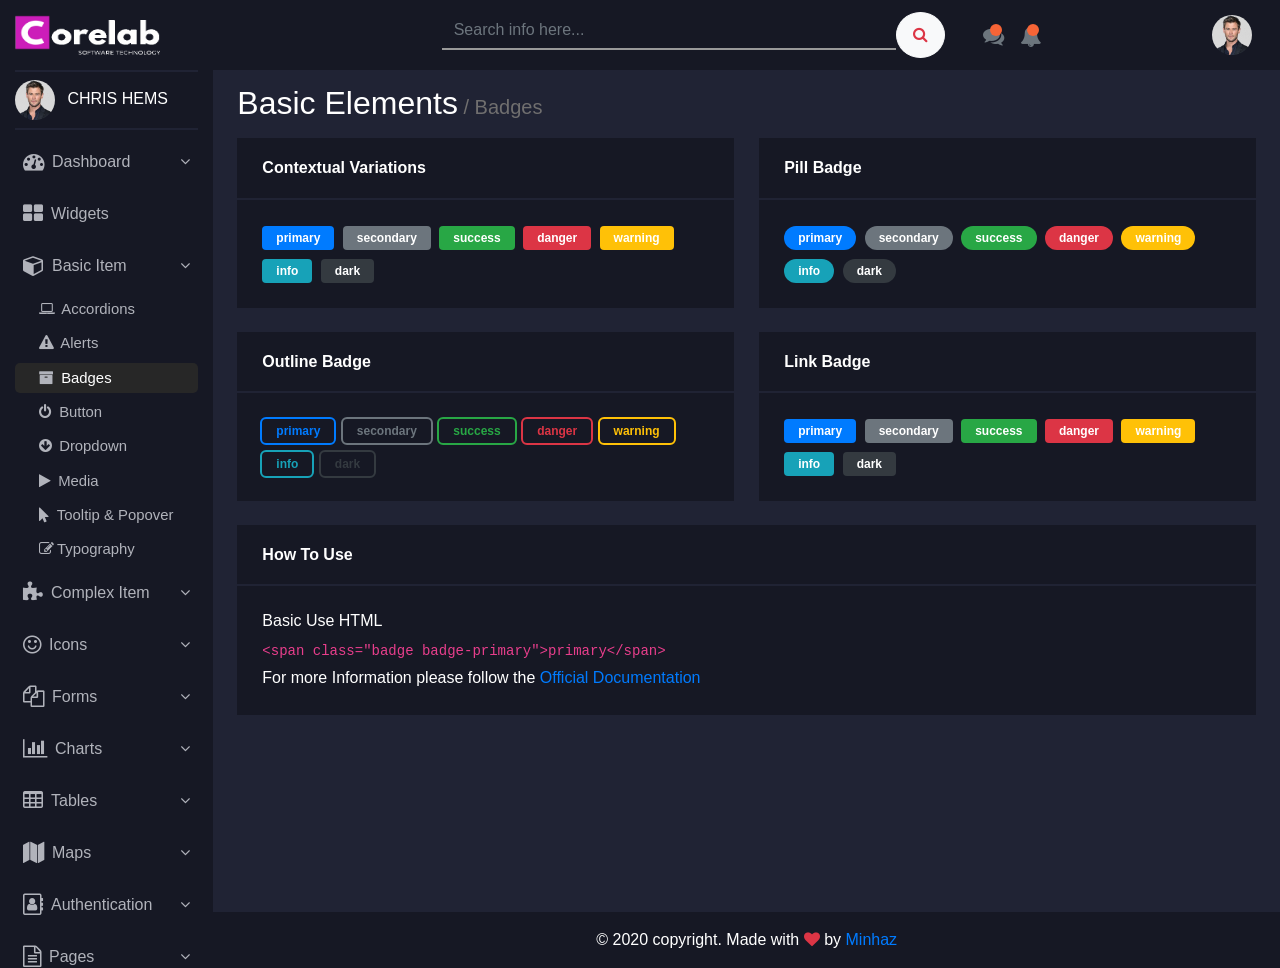
<file: basic_item/badges.html>
<!DOCTYPE html>
<html lang="en">
	<head>
		<meta charset="UTF-8" />
		<meta name="viewport" content="width=device-width, initial-scale=1.0" />
		<title>Badges</title>
		<link rel="shortcut icon" href="../Assets/images/fevicon.png" type="image/x-icon" />
		<!-- ================Bootstrap================ -->
		<link
			rel="stylesheet"
			href="https://stackpath.bootstrapcdn.com/bootstrap/4.5.2/css/bootstrap.min.css"
			integrity="sha384-JcKb8q3iqJ61gNV9KGb8thSsNjpSL0n8PARn9HuZOnIxN0hoP+VmmDGMN5t9UJ0Z"
			crossorigin="anonymous"
		/>
		<link
			rel="stylesheet"
			href="https://use.fontawesome.com/releases/v5.14.0/css/all.css"
			integrity="sha384-HzLeBuhoNPvSI5KYnjx0BT+WB0QEEqLprO+NBkkk5gbc67FTaL7XIGa2w1L0Xbgc"
			crossorigin="anonymous"
		/>
		<!-- ================For Icons================ -->
		<link
			rel="stylesheet"
			href="https://cdnjs.cloudflare.com/ajax/libs/font-awesome/4.7.0/css/font-awesome.min.css"
		/>
		<!-- ================Custom Css=============== -->
		<link rel="stylesheet" href="../css/main-2.css" />
		<link rel="stylesheet" href="../css/main.css" />
		<link rel="stylesheet" href="../css/style.css" />
	</head>
	<body>
		<nav class="navbar navbar-expand-md navbar-light padding_x_axis">
			<a href="#" class="pt-0">
				<img src="../Assets/images/icon.png" class="com_icon" />
			</a>
			<button
				class="navbar-toggler ml-auto mt-3 bg-light"
				type="button"
				data-toggle="collapse"
				data-target="#myNavbar"
			>
				<span class="navbar-toggler-icon"></span>
			</button>
			<div class="collapse navbar-collapse" id="myNavbar">
				<div class="container-fluid">
					<div class="row">
						<!-- ============sidebar============ -->
						<div class="col-xl-2 col-lg-3 col-md-4 fixed-left sidebar">
							<div class="bottom-border pb-2 pt-2">
								<img
									src="../Assets/images/profile.png"
									width="40"
									class="rounded-circle mr-2"
								/>
								<a href="#" class="text-white">CHRIS HEMS</a>
							</div>

							<ul class="navbar-nav flex-column down_side accordion text_parent">
								<li
									class="nav-item mt-2"
									data-toggle="collapse"
									data-target="#collapseOne"
								>
									<a
										href="#"
										class="nav-link text-light padding_side_nav_btn mb-1 sidebarLink d-flex justify-content-between"
									>
										<div>
											<i class="fa fa-dashboard fa-lg mr-2"></i>Dashboard
										</div>
										<div><i class="fa fa-angle-down"></i></div>
									</a>
								</li>
								<div class="collapse" id="collapseOne" data-parent=".accordion">
									<div class="Parent">
										<a
											class="dropdown-item sidebarLink mb-1"
											href="../index.html"
											><i class="fa fa-money mr-2"></i> E-Com (Default)</a
										>
										<a
											class="dropdown-item sidebarLink mb-1"
											href="../dashboard/cryptocurrency.html"
											><i class="fa fa-cc mr-2"></i> Cryptocurrency</a
										>
									</div>
								</div>

								<li class="nav-item">
									<a
										href="../widgets/widgets.html"
										class="nav-link text-light padding_side_nav_btn mb-1 sidebarLink"
										><i class="fa fa-th-large fa-lg mr-2"></i>Widgets</a
									>
								</li>

								<li
									class="nav-item"
									data-toggle="collapse"
									data-target="#collapseran"
								>
									<a
										href="#"
										class="nav-link text-light padding_side_nav_btn mb-1 sidebarLink d-flex justify-content-between"
									>
										<div><i class="fa fa-cube fa-lg mr-2"></i>Basic Item</div>
										<div><i class="fa fa-angle-down"></i></div>
									</a>
								</li>
								<div
									class="collapse show"
									id="collapseran"
									data-parent=".accordion"
								>
									<div class="Parent">
										<a
											class="dropdown-item sidebarLink mb-1"
											href="../basic_item/accordions.html"
											><i class="fa fa-laptop"></i> Accordions</a
										>
										<a
											class="dropdown-item sidebarLink mb-1"
											href="../basic_item/alerts.html"
											><i class="fa fa-exclamation-triangle"></i> Alerts</a
										>
										<a
											class="dropdown-item sidebarLink mb-1 active"
											href="../basic_item/badges.html"
											><i class="fa fa-archive"></i> Badges</a
										>
										<a
											class="dropdown-item sidebarLink mb-1"
											href="../basic_item/button.html"
											><i class="fa fa-power-off"></i> Button</a
										>
										<a
											class="dropdown-item sidebarLink mb-1"
											href="../basic_item/dropdown.html"
											><i class="fa fa-arrow-circle-down"></i> Dropdown</a
										>
										<a
											class="dropdown-item sidebarLink mb-1"
											href="../basic_item/media.html"
											><i class="fa fa-play"></i> Media</a
										>
										<a
											class="dropdown-item sidebarLink mb-1"
											href="../basic_item/tooltip-popover.html"
											><i class="fa fa-mouse-pointer"></i> Tooltip &
											Popover</a
										>
										<a
											class="dropdown-item sidebarLink mb-1"
											href="../basic_item/typography.html"
											><i class="fa fa-edit"></i>Typography</a
										>
									</div>
								</div>

								<li
									class="nav-item"
									data-toggle="collapse"
									data-target="#collapseThree"
								>
									<a
										href="#"
										class="nav-link text-light padding_side_nav_btn mb-1 sidebarLink d-flex justify-content-between"
									>
										<div>
											<i class="fa fa-puzzle-piece fa-lg mr-2"></i>Complex
											Item
										</div>
										<div><i class="fa fa-angle-down"></i></div>
									</a>
								</li>
								<div class="collapse" id="collapseThree" data-parent=".accordion">
									<div class="Parent">
										<a
											class="dropdown-item sidebarLink mb-1"
											href="../complex_item/advanced-alert.html"
											><i class="fa fa-exclamation-circle"></i> Advanced
											Alert</a
										>
										<a
											class="dropdown-item sidebarLink mb-1"
											href="../complex_item/clipboard.html"
											><i class="fa fa-clipboard"></i> Clipboard</a
										>
										<a
											class="dropdown-item sidebarLink mb-1"
											href="../complex_item/full-calendar.html"
											><i class="fa fa-calendar"></i> Full Calendar</a
										>
										<a
											class="dropdown-item sidebarLink mb-1"
											href="../complex_item/media-player.html"
											><i class="fa fa-play"></i> Media Player</a
										>
										<a
											class="dropdown-item sidebarLink mb-1"
											href="../complex_item/progress.html"
											><i class="fa fa-spinner"></i> Progress</a
										>
									</div>
								</div>

								<li
									class="nav-item"
									data-toggle="collapse"
									data-target="#collapseFour"
								>
									<a
										href="#"
										class="nav-link text-light padding_side_nav_btn mb-1 sidebarLink d-flex justify-content-between"
									>
										<div><i class="fa fa-smile-o fa-lg mr-2"></i>Icons</div>
										<div><i class="fa fa-angle-down"></i></div>
									</a>
								</li>
								<div class="collapse" id="collapseFour" data-parent=".accordion">
									<div class="Parent">
										<a
											class="dropdown-item sidebarLink mb-1"
											href="../icons/bootstrap-icons.html"
											><i class="fa fa-bold"></i> Bootstrap Icons</a
										>
										<a
											class="dropdown-item sidebarLink mb-1"
											href="../icons/fontawesome.html"
											><i class="fa fa-font-awesome"></i> Fontawesome Icons</a
										>
									</div>
								</div>

								<li
									class="nav-item"
									data-toggle="collapse"
									data-target="#collapseFive"
								>
									<a
										href="#"
										class="nav-link text-light padding_side_nav_btn mb-1 sidebarLink d-flex justify-content-between"
									>
										<div><i class="fa fa-files-o fa-lg mr-2"></i>Forms</div>
										<div><i class="fa fa-angle-down"></i></div>
									</a>
								</li>
								<div class="collapse" id="collapseFive" data-parent=".accordion">
									<div class="Parent">
										<a
											class="dropdown-item sidebarLink mb-1"
											href="../forms/basic elements.html"
											><i class="fa fa-cube"></i> Basic Elements</a
										>
										<a
											class="dropdown-item sidebarLink mb-1"
											href="../forms/checkbox.html"
											><i class="fa fa-check-square"></i> Checkbox</a
										>
										<a
											class="dropdown-item sidebarLink mb-1"
											href="../forms/layout.html"
											><i class="fa fa-list-alt"></i> Layout</a
										>
										<a
											class="dropdown-item sidebarLink mb-1"
											href="../forms/radio.html"
											><i class="fa fa-stop-circle-o"></i> Radio</a
										>
									</div>
								</div>

								<li
									class="nav-item"
									data-toggle="collapse"
									data-target="#collapseSix"
								>
									<a
										href="#"
										class="nav-link text-light padding_side_nav_btn mb-1 sidebarLink d-flex justify-content-between"
									>
										<div><i class="fa fa-bar-chart fa-lg mr-2"></i>Charts</div>
										<div><i class="fa fa-angle-down"></i></div>
									</a>
								</li>
								<div class="collapse" id="collapseSix" data-parent=".accordion">
									<div class="Parent">
										<a
											class="dropdown-item sidebarLink mb-1"
											href="../charts/chartJs.html"
											><i class="fa fa-line-chart"></i> ChartJs</a
										>
										<a
											class="dropdown-item sidebarLink mb-1"
											href="../charts/google-chart.html"
											><i class="fa fa-area-chart"></i> Google Chart</a
										>
										<a
											class="dropdown-item sidebarLink mb-1"
											href="../charts/morris-chart.html"
											><i class="fa fa-pie-chart"></i> Morris Chart</a
										>
									</div>
								</div>

								<li
									class="nav-item"
									data-toggle="collapse"
									data-target="#collapseSeven"
								>
									<a
										href="#"
										class="nav-link text-light padding_side_nav_btn mb-1 sidebarLink d-flex justify-content-between"
									>
										<div><i class="fa fa-table fa-lg mr-2"></i>Tables</div>
										<div><i class="fa fa-angle-down"></i></div>
									</a>
								</li>
								<div class="collapse" id="collapseSeven" data-parent=".accordion">
									<div class="Parent">
										<a
											class="dropdown-item sidebarLink mb-1"
											href="../table/basic-table.html"
											><i class="fa fa-window-maximize"></i> Basic Table</a
										>
										<a
											class="dropdown-item sidebarLink mb-1"
											href="../table/advanced-table.html"
											><i class="fa fa-columns"></i> Advanced Table</a
										>
										<a
											class="dropdown-item sidebarLink mb-1"
											href="../table/responsive.html"
											><i class="fa fa-sticky-note-o"></i> Resonsive Table</a
										>
									</div>
								</div>

								<li
									class="nav-item"
									data-toggle="collapse"
									data-target="#collapseEight"
								>
									<a
										href="#"
										class="nav-link text-light padding_side_nav_btn mb-1 sidebarLink d-flex justify-content-between"
									>
										<div><i class="fa fa-map fa-lg mr-2"></i>Maps</div>
										<div><i class="fa fa-angle-down"></i></div>
									</a>
								</li>
								<div class="collapse" id="collapseEight" data-parent=".accordion">
									<div class="Parent">
										<a
											class="dropdown-item sidebarLink mb-1"
											href="../maps/google-maps.html"
											><i class="fa fa-globe"></i> Google Maps</a
										>
										<a
											class="dropdown-item sidebarLink mb-1"
											href="../maps/vector-maps.html"
											><i class="fa fa-map-o"></i> Vector Maps</a
										>
									</div>
								</div>

								<li
									class="nav-item"
									data-toggle="collapse"
									data-target="#collapseNine"
								>
									<a
										href="#"
										class="nav-link text-light padding_side_nav_btn mb-1 sidebarLink d-flex justify-content-between"
									>
										<div>
											<i class="fa fa-address-book-o fa-lg mr-2"></i
											>Authentication
										</div>
										<div><i class="fa fa-angle-down"></i></div>
									</a>
								</li>
								<div class="collapse" id="collapseNine" data-parent=".accordion">
									<div class="Parent">
										<a
											class="dropdown-item sidebarLink mb-1"
											href="../authentication/login.html"
											><i class="fa fa-sign-in"></i> Log In</a
										>
										<a
											class="dropdown-item sidebarLink mb-1"
											href="../authentication/signup.html"
											><i class="fa fa-sign-out"></i> Sign Up</a
										>
										<a
											class="dropdown-item sidebarLink mb-1"
											href="../authentication/profile.html"
											><i class="fa fa-user-circle-o"></i> Profile</a
										>
									</div>
								</div>

								<li
									class="nav-item"
									data-toggle="collapse"
									data-target="#collapseTen"
								>
									<a
										href="#"
										class="nav-link text-light padding_side_nav_btn mb-1 sidebarLink d-flex justify-content-between"
									>
										<div><i class="fa fa-file-text-o fa-lg mr-2"></i>Pages</div>
										<div><i class="fa fa-angle-down"></i></div>
									</a>
								</li>
								<div class="collapse" id="collapseTen" data-parent=".accordion">
									<div class="Parent">
										<a
											class="dropdown-item sidebarLink mb-1"
											href="../pages/blank.html"
											><i class="fa fa-file-o"></i> Blank</a
										>
										<a
											class="dropdown-item sidebarLink mb-1"
											href="../pages/error.html"
											><i class="fa fa-ban"></i> Error</a
										>
										<a
											class="dropdown-item sidebarLink mb-1"
											href="../pages/pricing.html"
											><i class="fa fa-ticket"></i> Pricing</a
										>
									</div>
								</div>
							</ul>
						</div>
						<!-- ===========sidebar stop============ -->

						<!-- =============top-nav=============== -->
						<div
							class="col-xl-12 col-lg-12 col-md-12 ml-auto fixed-top bg_top_nav py-2 top-navbar"
						>
							<div class="row align-items-center">
								<div class="col-md-4">
									<a href="#"
										><img src="../Assets/images/icon.png" class="front_image"
									/></a>
								</div>
								<div class="col-md-5">
									<form>
										<div class="input-group">
											<input
												type="text"
												class="form-control search-input"
												placeholder="Search info here..."
											/>
											<button
												type="button"
												class="btn btn-light search-button"
												data-toggle="tooltip"
												data-placement="bottom"
												title="Search"
											>
												<i class="fa fa-search text-danger"></i>
											</button>
										</div>
									</form>
								</div>
								<div class="col-md-3">
									<ul class="navbar-nav">
										<li class="nav-item icon-parent">
											<a href="#" class="nav-link icon-bullet">
												<i
													class="fa fa-comments text-muted fa-lg"
													data-toggle="tooltip"
													data-placement="bottom"
													title="Chats"
												></i>
											</a>
										</li>
										<li class="nav-item icon-parent">
											<a href="#" class="nav-link icon-bullet">
												<i
													class="fa fa-bell text-muted fa-lg"
													data-toggle="tooltip"
													data-placement="right"
													title="Notification"
												></i>
											</a>
										</li>
										<li class="nav-item ml-md-auto">
											<div class="ml-auto">
												<div
													class="btn-group btn_m"
													data-toggle="tooltip"
													data-placement="left"
													title="Profile"
												>
													<button
														type="button"
														class="btn dropdown shadow-none"
														data-toggle="dropdown"
													>
														<img
															src="../Assets/images/profile.png"
															height="40px"
															width="40px"
															class="rounded-circle scale_all"
														/>
													</button>
													<div
														class="dropdown-menu dropdown-menu-right box-shadow"
													>
														<a href="../authentication/login.html"
															><button
																class="dropdown-item btn_text"
																type="button"
															>
																<i class="fa fa-sign-out"></i> Sign
																out
															</button></a
														>
													</div>
												</div>
											</div>
										</li>
									</ul>
								</div>
							</div>
						</div>
						<!-- ============stop top-nav========== -->
					</div>
				</div>
			</div>
		</nav>

		<div class="col-xl-10 col-lg-9 col-md-8 ml-auto bismillah">
			<div class="container-fluid allButFooter">
				<section>
					<div class="row">
						<div class="col-12">
							<div>
								<h2 class="px py">
									Basic Elements<span class="Breadcrumb"> / Badges</span>
								</h2>
							</div>
						</div>

						<div class="col-lg-6 col-12 mb-4 rx_padding">
							<div class="box content_bg">
								<div class="box-head content_bg">
									<h4 class="title content_bg">Contextual Variations</h4>
								</div>
								<div class="box-body content_bg body_bg">
									<span class="badge badge-primary mr-1 mb-2">primary</span>
									<span class="badge badge-secondary mr-1 mb-2">secondary</span>
									<span class="badge badge-success mr-1 mb-2">success</span>
									<span class="badge badge-danger mr-1">danger</span>
									<span class="badge badge-warning mr-1">warning</span>
									<span class="badge badge-info mr-1">info</span>
									<span class="badge badge-dark mr-1">dark</span>
								</div>
							</div>
						</div>

						<div class="col-lg-6 col-12 mb-4 lx_padding">
							<div class="box content_bg">
								<div class="box-head content_bg">
									<h4 class="title content_bg">Pill Badge</h4>
								</div>
								<div class="box-body content_bg body_bg">
									<span class="badge badge-pill badge-primary mr-1 mb-2"
										>primary</span
									>
									<span class="badge badge-pill badge-secondary mr-1 mb-2"
										>secondary</span
									>
									<span class="badge badge-pill badge-success mr-1 mb-2"
										>success</span
									>
									<span class="badge badge-pill badge-danger mr-1">danger</span>
									<span class="badge badge-pill badge-warning mr-1">warning</span>
									<span class="badge badge-pill badge-info mr-1">info</span>
									<span class="badge badge-pill badge-dark mr-1">dark</span>
								</div>
							</div>
						</div>

						<div class="col-lg-6 col-12 mb-4 rx_padding">
							<div class="box content_bg">
								<div class="box-head content_bg">
									<h4 class="title content_bg">Outline Badge</h4>
								</div>
								<div class="box-body content_bg body_bg">
									<span class="badge mr-1 alert-outline-primary mr-1 mb-2"
										>primary</span
									>
									<span class="badge mr-1 alert-outline-secondary mr-1 mb-2"
										>secondary</span
									>
									<span class="badge mr-1 alert-outline-success mr-1 mb-2"
										>success</span
									>
									<span class="badge mr-1 alert-outline-danger mr-1">danger</span>
									<span class="badge mr-1 alert-outline-warning mr-1"
										>warning</span
									>
									<span class="badge mr-1 alert-outline-info mr-1">info</span>
									<span class="badge mr-1 alert-outline-dark mr-1">dark</span>
								</div>
							</div>
						</div>

						<div class="col-lg-6 col-12 mb-4 lx_padding">
							<div class="box content_bg">
								<div class="box-head content_bg">
									<h4 class="title content_bg">Link Badge</h4>
								</div>
								<div class="box-body content_bg body_bg">
									<a href="#" class="badge badge-primary mr-1 mb-2">primary</a>
									<a href="#" class="badge badge-secondary mr-1 mb-2"
										>secondary</a
									>
									<a href="#" class="badge badge-success mr-1 mb-2">success</a>
									<a href="#" class="badge badge-danger mr-1">danger</a>
									<a href="#" class="badge badge-warning mr-1">warning</a>
									<a href="#" class="badge badge-info mr-1">info</a>
									<a href="#" class="badge badge-dark mr-1">dark</a>
								</div>
							</div>
						</div>
						<!-- ===========how to use=========== -->
						<div class="col-12 mb-3">
							<div class="box content_bg">
								<div class="box-head content_bg">
									<h4 class="title content_bg">How To Use</h4>
								</div>
								<div class="box-body content_bg body_bg">
									<h6>Basic Use HTML</h6>
									<code>
										&lt;span class="badge badge-primary"&gt;primary&lt;/span&gt;
									</code>
									<p class="mt-1 mb-0">
										For more Information please follow the
										<a
											class="text-primary"
											href="https://getbootstrap.com/docs/4.5/components/badge/"
											>Official Documentation</a
										>
									</p>
								</div>
							</div>
						</div>
					</div>
				</section>
			</div>
			<footer class="content_bg">
				<div class="container-fluid">
					<div class="row">
						<div class="col-lg-12 text-center mt-3">
							<p>
								&copy; 2020 copyright. Made with
								<i class="fa fa-heart text-danger"></i> by
								<a href="https://github.com/Sharif-Minhaz" class="text-primary"
									>Minhaz</a
								>
							</p>
						</div>
					</div>
				</div>
			</footer>
		</div>

		<!-- ==============Bootstrap script============= -->
		<script
			src="https://code.jquery.com/jquery-3.5.1.slim.min.js"
			integrity="sha384-DfXdz2htPH0lsSSs5nCTpuj/zy4C+OGpamoFVy38MVBnE+IbbVYUew+OrCXaRkfj"
			crossorigin="anonymous"
		></script>
		<script
			src="https://cdn.jsdelivr.net/npm/popper.js@1.16.1/dist/umd/popper.min.js"
			integrity="sha384-9/reFTGAW83EW2RDu2S0VKaIzap3H66lZH81PoYlFhbGU+6BZp6G7niu735Sk7lN"
			crossorigin="anonymous"
		></script>
		<script
			src="https://stackpath.bootstrapcdn.com/bootstrap/4.5.2/js/bootstrap.min.js"
			integrity="sha384-B4gt1jrGC7Jh4AgTPSdUtOBvfO8shuf57BaghqFfPlYxofvL8/KUEfYiJOMMV+rV"
			crossorigin="anonymous"
		></script>
		<!-- =================Main script===============  -->
		<script src="../js/main.js"></script>
	</body>
</html>
</file>
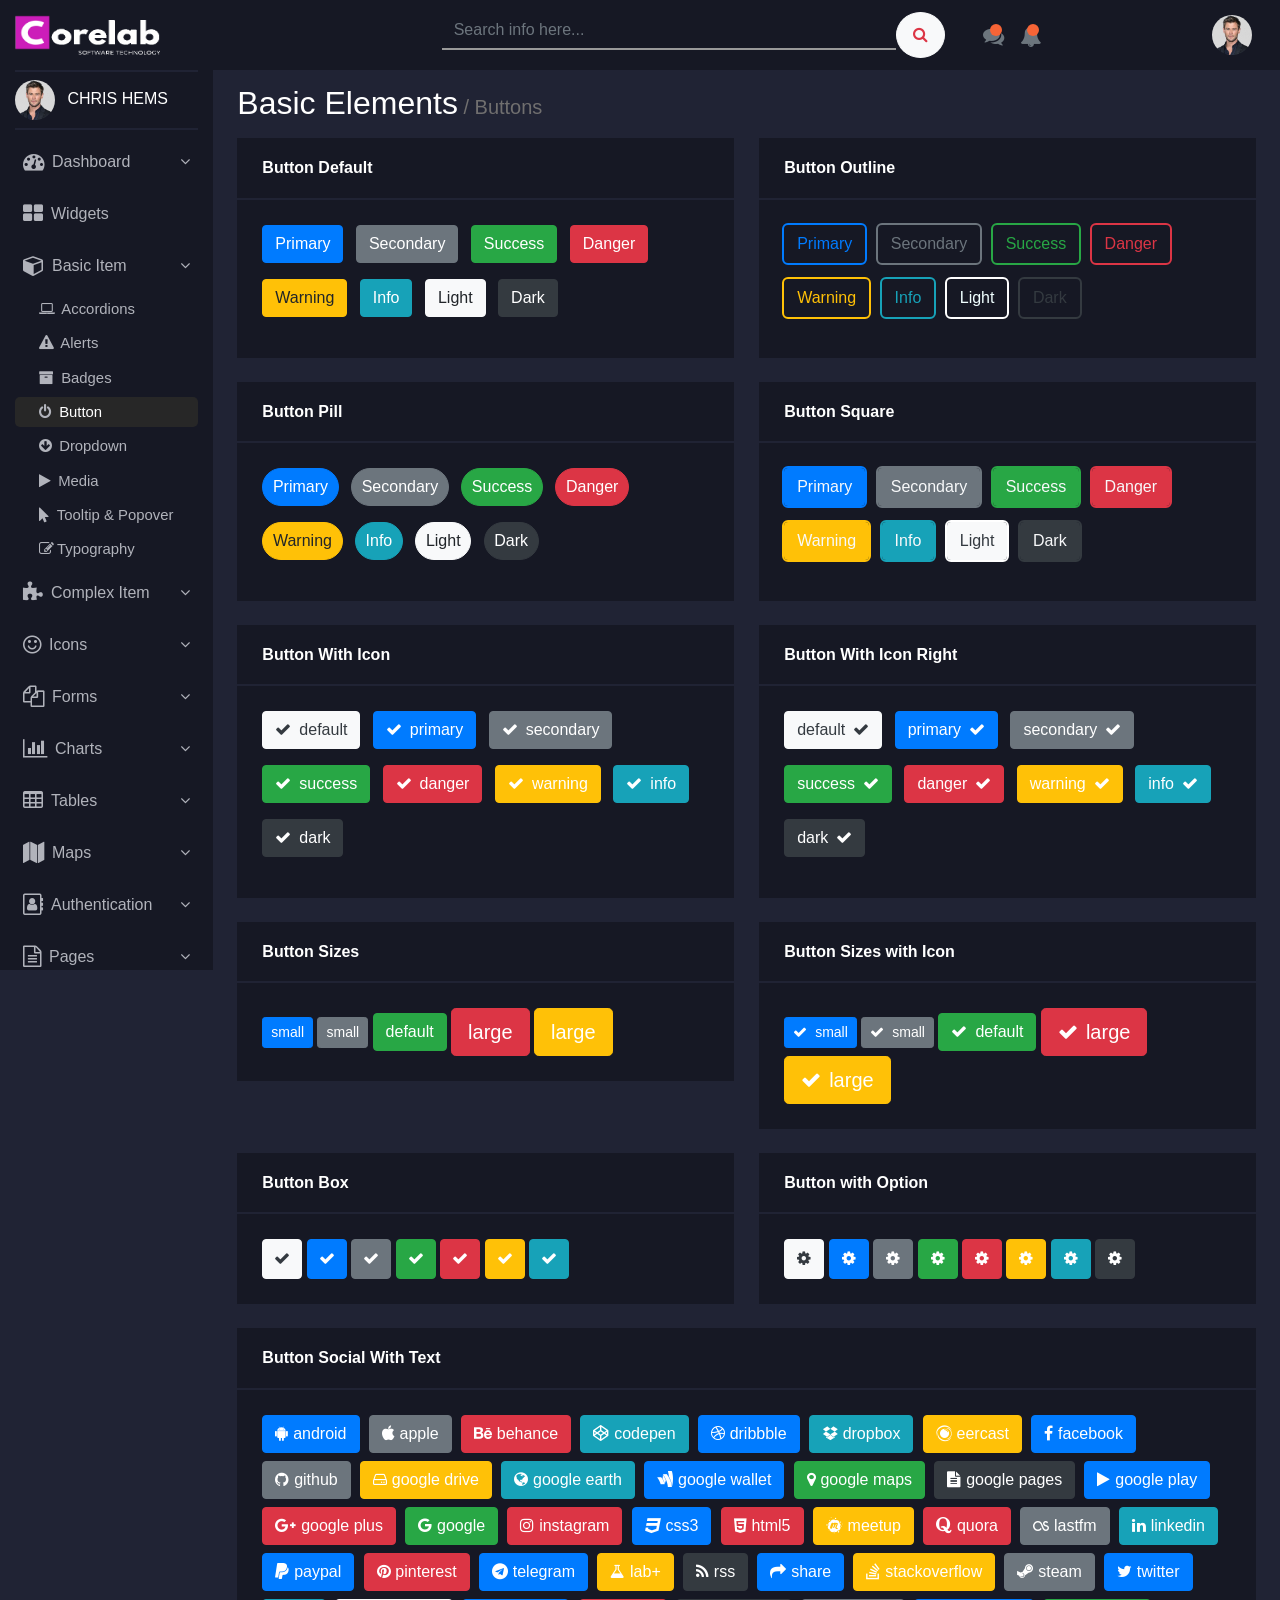
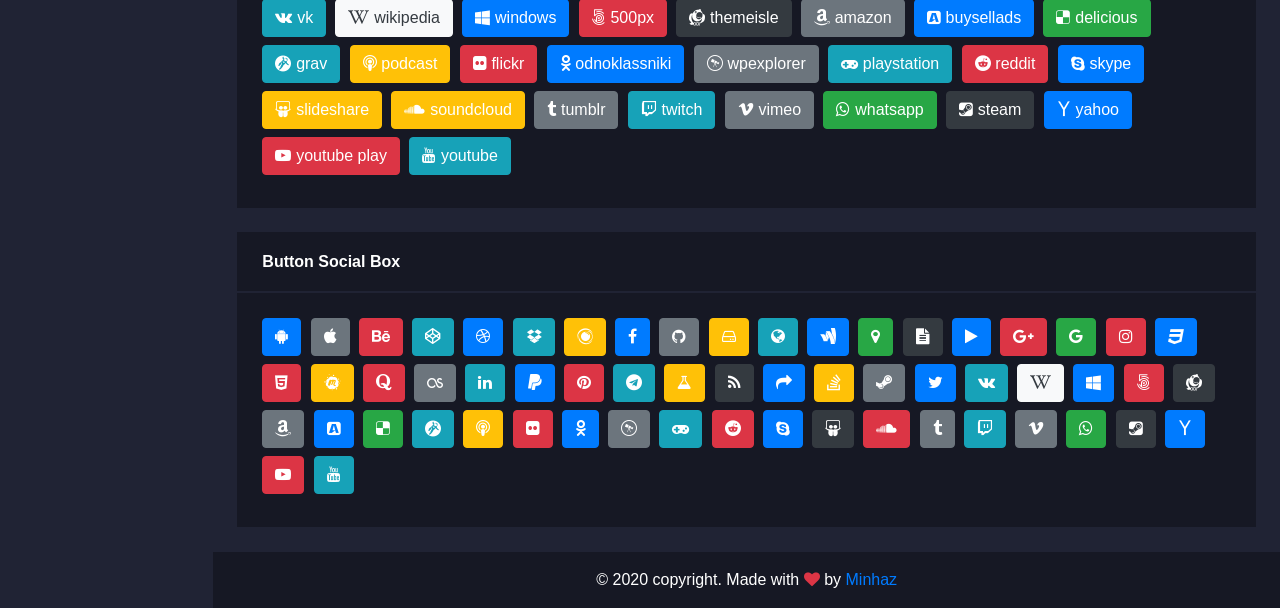
<file: basic_item/button.html>
<!DOCTYPE html>
<html lang="en">
	<head>
		<meta charset="UTF-8" />
		<meta name="viewport" content="width=device-width, initial-scale=1.0" />
		<title>Buttons</title>
		<link rel="shortcut icon" href="../Assets/images/fevicon.png" type="image/x-icon" />
		<!-- ================Bootstrap================ -->
		<link
			rel="stylesheet"
			href="https://stackpath.bootstrapcdn.com/bootstrap/4.5.2/css/bootstrap.min.css"
			integrity="sha384-JcKb8q3iqJ61gNV9KGb8thSsNjpSL0n8PARn9HuZOnIxN0hoP+VmmDGMN5t9UJ0Z"
			crossorigin="anonymous"
		/>
		<link
			rel="stylesheet"
			href="https://use.fontawesome.com/releases/v5.14.0/css/all.css"
			integrity="sha384-HzLeBuhoNPvSI5KYnjx0BT+WB0QEEqLprO+NBkkk5gbc67FTaL7XIGa2w1L0Xbgc"
			crossorigin="anonymous"
		/>
		<!-- ================For Icons================ -->
		<link
			rel="stylesheet"
			href="https://cdnjs.cloudflare.com/ajax/libs/font-awesome/4.7.0/css/font-awesome.min.css"
		/>
		<!-- ================Custom Css=============== -->
		<link rel="stylesheet" href="../css/main-2.css" />
		<link rel="stylesheet" href="../css/style.css" />
	</head>
	<body>
		<nav class="navbar navbar-expand-md navbar-light padding_x_axis">
			<a href="#" class="pt-0">
				<img src="../Assets/images/icon.png" class="com_icon" />
			</a>
			<button
				class="navbar-toggler ml-auto mt-3 bg-light"
				type="button"
				data-toggle="collapse"
				data-target="#myNavbar"
			>
				<span class="navbar-toggler-icon"></span>
			</button>
			<div class="collapse navbar-collapse" id="myNavbar">
				<div class="container-fluid">
					<div class="row">
						<!-- ============sidebar============ -->
						<div class="col-xl-2 col-lg-3 col-md-4 fixed-left sidebar">
							<div class="bottom-border pb-2 pt-2">
								<img
									src="../Assets/images/profile.png"
									width="40"
									class="rounded-circle mr-2"
								/>
								<a href="#" class="text-white">CHRIS HEMS</a>
							</div>

							<ul class="navbar-nav flex-column down_side accordion text_parent">
								<li
									class="nav-item mt-2"
									data-toggle="collapse"
									data-target="#collapseOne"
								>
									<a
										href="#"
										class="nav-link text-light padding_side_nav_btn mb-1 sidebarLink d-flex justify-content-between"
									>
										<div>
											<i class="fa fa-dashboard fa-lg mr-2"></i>Dashboard
										</div>
										<div><i class="fa fa-angle-down"></i></div>
									</a>
								</li>
								<div class="collapse" id="collapseOne" data-parent=".accordion">
									<div class="Parent">
										<a
											class="dropdown-item sidebarLink mb-1"
											href="../index.html"
											><i class="fa fa-money mr-2"></i> E-Com (Default)</a
										>
										<a
											class="dropdown-item sidebarLink mb-1"
											href="../dashboard/cryptocurrency.html"
											><i class="fa fa-cc mr-2"></i> Cryptocurrency</a
										>
									</div>
								</div>

								<li class="nav-item">
									<a
										href="../widgets/widgets.html"
										class="nav-link text-light padding_side_nav_btn mb-1 sidebarLink"
										><i class="fa fa-th-large fa-lg mr-2"></i>Widgets</a
									>
								</li>

								<li
									class="nav-item"
									data-toggle="collapse"
									data-target="#collapseran"
								>
									<a
										href="#"
										class="nav-link text-light padding_side_nav_btn mb-1 sidebarLink d-flex justify-content-between"
									>
										<div><i class="fa fa-cube fa-lg mr-2"></i>Basic Item</div>
										<div><i class="fa fa-angle-down"></i></div>
									</a>
								</li>
								<div
									class="collapse show"
									id="collapseran"
									data-parent=".accordion"
								>
									<div class="Parent">
										<a
											class="dropdown-item sidebarLink mb-1"
											href="../basic_item/accordions.html"
											><i class="fa fa-laptop"></i> Accordions</a
										>
										<a
											class="dropdown-item sidebarLink mb-1"
											href="../basic_item/alerts.html"
											><i class="fa fa-exclamation-triangle"></i> Alerts</a
										>
										<a
											class="dropdown-item sidebarLink mb-1"
											href="../basic_item/badges.html"
											><i class="fa fa-archive"></i> Badges</a
										>
										<a
											class="dropdown-item sidebarLink mb-1 active"
											href="../basic_item/button.html"
											><i class="fa fa-power-off"></i> Button</a
										>
										<a
											class="dropdown-item sidebarLink mb-1"
											href="../basic_item/dropdown.html"
											><i class="fa fa-arrow-circle-down"></i> Dropdown</a
										>
										<a
											class="dropdown-item sidebarLink mb-1"
											href="../basic_item/media.html"
											><i class="fa fa-play"></i> Media</a
										>
										<a
											class="dropdown-item sidebarLink mb-1"
											href="../basic_item/tooltip-popover.html"
											><i class="fa fa-mouse-pointer"></i> Tooltip &
											Popover</a
										>
										<a
											class="dropdown-item sidebarLink mb-1"
											href="../basic_item/typography.html"
											><i class="fa fa-edit"></i>Typography</a
										>
									</div>
								</div>

								<li
									class="nav-item"
									data-toggle="collapse"
									data-target="#collapseThree"
								>
									<a
										href="#"
										class="nav-link text-light padding_side_nav_btn mb-1 sidebarLink d-flex justify-content-between"
									>
										<div>
											<i class="fa fa-puzzle-piece fa-lg mr-2"></i>Complex
											Item
										</div>
										<div><i class="fa fa-angle-down"></i></div>
									</a>
								</li>
								<div class="collapse" id="collapseThree" data-parent=".accordion">
									<div class="Parent">
										<a
											class="dropdown-item sidebarLink mb-1"
											href="../complex_item/advanced-alert.html"
											><i class="fa fa-exclamation-circle"></i> Advanced
											Alert</a
										>
										<a
											class="dropdown-item sidebarLink mb-1"
											href="../complex_item/clipboard.html"
											><i class="fa fa-clipboard"></i> Clipboard</a
										>
										<a
											class="dropdown-item sidebarLink mb-1"
											href="../complex_item/full-calendar.html"
											><i class="fa fa-calendar"></i> Full Calendar</a
										>
										<a
											class="dropdown-item sidebarLink mb-1"
											href="../complex_item/media-player.html"
											><i class="fa fa-play"></i> Media Player</a
										>
										<a
											class="dropdown-item sidebarLink mb-1"
											href="../complex_item/progress.html"
											><i class="fa fa-spinner"></i> Progress</a
										>
									</div>
								</div>

								<li
									class="nav-item"
									data-toggle="collapse"
									data-target="#collapseFour"
								>
									<a
										href="#"
										class="nav-link text-light padding_side_nav_btn mb-1 sidebarLink d-flex justify-content-between"
									>
										<div><i class="fa fa-smile-o fa-lg mr-2"></i>Icons</div>
										<div><i class="fa fa-angle-down"></i></div>
									</a>
								</li>
								<div class="collapse" id="collapseFour" data-parent=".accordion">
									<div class="Parent">
										<a
											class="dropdown-item sidebarLink mb-1"
											href="../icons/bootstrap-icons.html"
											><i class="fa fa-bold"></i> Bootstrap Icons</a
										>
										<a
											class="dropdown-item sidebarLink mb-1"
											href="../icons/fontawesome.html"
											><i class="fa fa-font-awesome"></i> Fontawesome Icons</a
										>
									</div>
								</div>

								<li
									class="nav-item"
									data-toggle="collapse"
									data-target="#collapseFive"
								>
									<a
										href="#"
										class="nav-link text-light padding_side_nav_btn mb-1 sidebarLink d-flex justify-content-between"
									>
										<div><i class="fa fa-files-o fa-lg mr-2"></i>Forms</div>
										<div><i class="fa fa-angle-down"></i></div>
									</a>
								</li>
								<div class="collapse" id="collapseFive" data-parent=".accordion">
									<div class="Parent">
										<a
											class="dropdown-item sidebarLink mb-1"
											href="../forms/basic elements.html"
											><i class="fa fa-cube"></i> Basic Elements</a
										>
										<a
											class="dropdown-item sidebarLink mb-1"
											href="../forms/checkbox.html"
											><i class="fa fa-check-square"></i> Checkbox</a
										>
										<a
											class="dropdown-item sidebarLink mb-1"
											href="../forms/layout.html"
											><i class="fa fa-list-alt"></i> Layout</a
										>
										<a
											class="dropdown-item sidebarLink mb-1"
											href="../forms/radio.html"
											><i class="fa fa-stop-circle-o"></i> Radio</a
										>
									</div>
								</div>

								<li
									class="nav-item"
									data-toggle="collapse"
									data-target="#collapseSix"
								>
									<a
										href="#"
										class="nav-link text-light padding_side_nav_btn mb-1 sidebarLink d-flex justify-content-between"
									>
										<div><i class="fa fa-bar-chart fa-lg mr-2"></i>Charts</div>
										<div><i class="fa fa-angle-down"></i></div>
									</a>
								</li>
								<div class="collapse" id="collapseSix" data-parent=".accordion">
									<div class="Parent">
										<a
											class="dropdown-item sidebarLink mb-1"
											href="../charts/chartJs.html"
											><i class="fa fa-line-chart"></i> ChartJs</a
										>
										<a
											class="dropdown-item sidebarLink mb-1"
											href="../charts/google-chart.html"
											><i class="fa fa-area-chart"></i> Google Chart</a
										>
										<a
											class="dropdown-item sidebarLink mb-1"
											href="../charts/morris-chart.html"
											><i class="fa fa-pie-chart"></i> Morris Chart</a
										>
									</div>
								</div>

								<li
									class="nav-item"
									data-toggle="collapse"
									data-target="#collapseSeven"
								>
									<a
										href="#"
										class="nav-link text-light padding_side_nav_btn mb-1 sidebarLink d-flex justify-content-between"
									>
										<div><i class="fa fa-table fa-lg mr-2"></i>Tables</div>
										<div><i class="fa fa-angle-down"></i></div>
									</a>
								</li>
								<div class="collapse" id="collapseSeven" data-parent=".accordion">
									<div class="Parent">
										<a
											class="dropdown-item sidebarLink mb-1"
											href="../table/basic-table.html"
											><i class="fa fa-window-maximize"></i> Basic Table</a
										>
										<a
											class="dropdown-item sidebarLink mb-1"
											href="../table/advanced-table.html"
											><i class="fa fa-columns"></i> Advanced Table</a
										>
										<a
											class="dropdown-item sidebarLink mb-1"
											href="../table/responsive.html"
											><i class="fa fa-sticky-note-o"></i> Resonsive Table</a
										>
									</div>
								</div>

								<li
									class="nav-item"
									data-toggle="collapse"
									data-target="#collapseEight"
								>
									<a
										href="#"
										class="nav-link text-light padding_side_nav_btn mb-1 sidebarLink d-flex justify-content-between"
									>
										<div><i class="fa fa-map fa-lg mr-2"></i>Maps</div>
										<div><i class="fa fa-angle-down"></i></div>
									</a>
								</li>
								<div class="collapse" id="collapseEight" data-parent=".accordion">
									<div class="Parent">
										<a
											class="dropdown-item sidebarLink mb-1"
											href="../maps/google-maps.html"
											><i class="fa fa-globe"></i> Google Maps</a
										>
										<a
											class="dropdown-item sidebarLink mb-1"
											href="../maps/vector-maps.html"
											><i class="fa fa-map-o"></i> Vector Maps</a
										>
									</div>
								</div>

								<li
									class="nav-item"
									data-toggle="collapse"
									data-target="#collapseNine"
								>
									<a
										href="#"
										class="nav-link text-light padding_side_nav_btn mb-1 sidebarLink d-flex justify-content-between"
									>
										<div>
											<i class="fa fa-address-book-o fa-lg mr-2"></i
											>Authentication
										</div>
										<div><i class="fa fa-angle-down"></i></div>
									</a>
								</li>
								<div class="collapse" id="collapseNine" data-parent=".accordion">
									<div class="Parent">
										<a
											class="dropdown-item sidebarLink mb-1"
											href="../authentication/login.html"
											><i class="fa fa-sign-in"></i> Log In</a
										>
										<a
											class="dropdown-item sidebarLink mb-1"
											href="../authentication/signup.html"
											><i class="fa fa-sign-out"></i> Sign Up</a
										>
										<a
											class="dropdown-item sidebarLink mb-1"
											href="../authentication/profile.html"
											><i class="fa fa-user-circle-o"></i> Profile</a
										>
									</div>
								</div>

								<li
									class="nav-item"
									data-toggle="collapse"
									data-target="#collapseTen"
								>
									<a
										href="#"
										class="nav-link text-light padding_side_nav_btn mb-1 sidebarLink d-flex justify-content-between"
									>
										<div><i class="fa fa-file-text-o fa-lg mr-2"></i>Pages</div>
										<div><i class="fa fa-angle-down"></i></div>
									</a>
								</li>
								<div class="collapse" id="collapseTen" data-parent=".accordion">
									<div class="Parent">
										<a
											class="dropdown-item sidebarLink mb-1"
											href="../pages/blank.html"
											><i class="fa fa-file-o"></i> Blank</a
										>
										<a
											class="dropdown-item sidebarLink mb-1"
											href="../pages/error.html"
											><i class="fa fa-ban"></i> Error</a
										>
										<a
											class="dropdown-item sidebarLink mb-1"
											href="../pages/pricing.html"
											><i class="fa fa-ticket"></i> Pricing</a
										>
									</div>
								</div>
							</ul>
						</div>
						<!-- ===========sidebar stop============ -->

						<!-- =============top-nav=============== -->
						<div
							class="col-xl-12 col-lg-12 col-md-12 ml-auto fixed-top bg_top_nav py-2 top-navbar"
						>
							<div class="row align-items-center">
								<div class="col-md-4">
									<a href="#"
										><img src="../Assets/images/icon.png" class="front_image"
									/></a>
								</div>
								<div class="col-md-5">
									<form>
										<div class="input-group">
											<input
												type="text"
												class="form-control search-input"
												placeholder="Search info here..."
											/>
											<button
												type="button"
												class="btn btn-light search-button"
												data-toggle="tooltip"
												data-placement="bottom"
												title="Search"
											>
												<i class="fa fa-search text-danger"></i>
											</button>
										</div>
									</form>
								</div>
								<div class="col-md-3">
									<ul class="navbar-nav">
										<li class="nav-item icon-parent">
											<a href="#" class="nav-link icon-bullet">
												<i
													class="fa fa-comments text-muted fa-lg"
													data-toggle="tooltip"
													data-placement="bottom"
													title="Chats"
												></i>
											</a>
										</li>
										<li class="nav-item icon-parent">
											<a href="#" class="nav-link icon-bullet">
												<i
													class="fa fa-bell text-muted fa-lg"
													data-toggle="tooltip"
													data-placement="right"
													title="Notification"
												></i>
											</a>
										</li>
										<li class="nav-item ml-md-auto">
											<div class="ml-auto">
												<div
													class="btn-group btn_m"
													data-toggle="tooltip"
													data-placement="left"
													title="Profile"
												>
													<button
														type="button"
														class="btn dropdown shadow-none"
														data-toggle="dropdown"
													>
														<img
															src="../Assets/images/profile.png"
															height="40px"
															width="40px"
															class="rounded-circle scale_all"
														/>
													</button>
													<div
														class="dropdown-menu dropdown-menu-right box-shadow"
													>
														<a href="../authentication/login.html"
															><button
																class="dropdown-item btn_text"
																type="button"
															>
																<i class="fa fa-sign-out"></i> Sign
																out
															</button></a
														>
													</div>
												</div>
											</div>
										</li>
									</ul>
								</div>
							</div>
						</div>
						<!-- ============stop top-nav========== -->
					</div>
				</div>
			</div>
		</nav>

		<div class="col-xl-10 col-lg-9 col-md-8 ml-auto bismillah">
			<div class="container-fluid allButFooter">
				<section>
					<div class="row">
						<div class="col-12">
							<div>
								<h2 class="px py">
									Basic Elements<span class="Breadcrumb"> / Buttons</span>
								</h2>
							</div>
						</div>

						<div class="col-lg-6 col-12 mb-4 rx_padding">
							<div class="box content_bg">
								<div class="box-head content_bg">
									<h4 class="title content_bg">Button Default</h4>
								</div>
								<div class="box-body content_bg body_bg">
									<button type="button" class="btn mb-3 mr-2 btn-primary">
										Primary
									</button>
									<button type="button" class="btn mb-3 mr-2 btn-secondary">
										Secondary
									</button>
									<button type="button" class="btn mb-3 mr-2 btn-success">
										Success
									</button>
									<button type="button" class="btn mb-3 mr-2 btn-danger">
										Danger
									</button>
									<button type="button" class="btn mb-3 mr-2 btn-warning">
										Warning
									</button>
									<button type="button" class="btn mb-3 mr-2 btn-info">
										Info
									</button>
									<button type="button" class="btn mb-3 mr-2 btn-light">
										Light
									</button>
									<button type="button" class="btn mb-3 mr-2 btn-dark">
										Dark
									</button>
								</div>
							</div>
						</div>

						<div class="col-lg-6 col-12 mb-4 lx_padding">
							<div class="box content_bg">
								<div class="box-head content_bg">
									<h4 class="title content_bg">Button Outline</h4>
								</div>
								<div class="box-body content_bg body_bg">
									<button
										type="button"
										class="btn mb-3 mr-2 alert-outline-primary"
									>
										Primary
									</button>
									<button
										type="button"
										class="btn mb-3 mr-2 alert-outline-secondary"
									>
										Secondary
									</button>
									<button
										type="button"
										class="btn mb-3 mr-2 alert-outline-success"
									>
										Success
									</button>
									<button
										type="button"
										class="btn mb-3 mr-2 alert-outline-danger"
									>
										Danger
									</button>
									<button
										type="button"
										class="btn mb-3 mr-2 alert-outline-warning"
									>
										Warning
									</button>
									<button type="button" class="btn mb-3 mr-2 alert-outline-info">
										Info
									</button>
									<button type="button" class="btn mb-3 mr-2 alert-outline-light">
										Light
									</button>
									<button type="button" class="btn mb-3 mr-2 alert-outline-dark">
										Dark
									</button>
								</div>
							</div>
						</div>

						<div class="col-lg-6 col-12 mb-4 rx_padding">
							<div class="box content_bg">
								<div class="box-head content_bg">
									<h4 class="title content_bg">Button Pill</h4>
								</div>
								<div class="box-body content_bg body_bg">
									<button
										type="button"
										class="btn mb-3 mr-2 badge-pill btn-primary"
									>
										Primary
									</button>
									<button
										type="button"
										class="btn mb-3 mr-2 badge-pill btn-secondary"
									>
										Secondary
									</button>
									<button
										type="button"
										class="btn mb-3 mr-2 badge-pill btn-success"
									>
										Success
									</button>
									<button
										type="button"
										class="btn mb-3 mr-2 badge-pill btn-danger"
									>
										Danger
									</button>
									<button
										type="button"
										class="btn mb-3 mr-2 badge-pill btn-warning"
									>
										Warning
									</button>
									<button type="button" class="btn mb-3 mr-2 badge-pill btn-info">
										Info
									</button>
									<button
										type="button"
										class="btn mb-3 mr-2 badge-pill btn-light"
									>
										Light
									</button>
									<button type="button" class="btn mb-3 mr-2 badge-pill btn-dark">
										Dark
									</button>
								</div>
							</div>
						</div>

						<div class="col-lg-6 col-12 mb-4 lx_padding">
							<div class="box content_bg">
								<div class="box-head content_bg">
									<h4 class="title content_bg">Button Square</h4>
								</div>
								<div class="box-body content_bg body_bg">
									<button
										type="button"
										class="btn mb-3 text-light bg-primary mr-2 alert-outline-primary"
									>
										Primary
									</button>
									<button
										type="button"
										class="btn mb-3 text-light bg-secondary mr-2 alert-outline-secondary"
									>
										Secondary
									</button>
									<button
										type="button"
										class="btn mb-3 text-light bg-success mr-2 alert-outline-success"
									>
										Success
									</button>
									<button
										type="button"
										class="btn mb-3 text-light bg-danger mr-2 alert-outline-danger"
									>
										Danger
									</button>
									<button
										type="button"
										class="btn mb-3 text-light bg-warning mr-2 alert-outline-warning"
									>
										Warning
									</button>
									<button
										type="button"
										class="btn mb-3 text-light bg-info mr-2 alert-outline-info"
									>
										Info
									</button>
									<button
										type="button"
										class="btn mb-3 text-dark bg-light mr-2 alert-outline-light"
									>
										Light
									</button>
									<button
										type="button"
										class="btn mb-3 text-light bg-dark mr-2 alert-outline-dark"
									>
										Dark
									</button>
								</div>
							</div>
						</div>

						<div class="col-lg-6 col-12 mb-4 rx_padding">
							<div class="box content_bg">
								<div class="box-head content_bg">
									<h4 class="title content_bg">Button With Icon</h4>
								</div>
								<div class="box-body content_bg body_bg">
									<button class="btn mb-3 mr-2 btn-light">
										<span class="text-dark"
											><i class="fa fa-check text-dark mr-2"></i>default</span
										>
									</button>
									<button class="btn mb-3 mr-2 btn-primary">
										<span><i class="fa fa-check mr-2"></i>primary</span>
									</button>
									<button class="btn mb-3 mr-2 btn-secondary">
										<span><i class="fa fa-check mr-2"></i>secondary</span>
									</button>
									<button class="btn mb-3 mr-2 btn-success">
										<span><i class="fa fa-check mr-2"></i>success</span>
									</button>
									<button class="btn mb-3 mr-2 btn-danger">
										<span><i class="fa fa-check mr-2"></i>danger</span>
									</button>
									<button class="btn mb-3 mr-2 btn-warning">
										<span><i class="fa fa-check mr-2"></i>warning</span>
									</button>
									<button class="btn mb-3 mr-2 btn-info">
										<span><i class="fa fa-check mr-2"></i>info</span>
									</button>
									<button class="btn mb-3 mr-2 btn-dark">
										<span><i class="fa fa-check mr-2"></i>dark</span>
									</button>
								</div>
							</div>
						</div>

						<div class="col-lg-6 col-12 mb-4 lx_padding">
							<div class="box content_bg">
								<div class="box-head content_bg">
									<h4 class="title content_bg">Button With Icon Right</h4>
								</div>
								<div class="box-body content_bg body_bg">
									<button class="btn mb-3 mr-2 btn-light">
										<span class="text-dark"
											>default<i class="fa fa-check text-dark ml-2"></i
										></span>
									</button>
									<button class="btn mb-3 mr-2 btn-primary">
										<span>primary<i class="fa fa-check ml-2"></i></span>
									</button>
									<button class="btn mb-3 mr-2 btn-secondary">
										<span>secondary<i class="fa fa-check ml-2"></i></span>
									</button>
									<button class="btn mb-3 mr-2 btn-success">
										<span>success<i class="fa fa-check ml-2"></i></span>
									</button>
									<button class="btn mb-3 mr-2 btn-danger">
										<span>danger<i class="fa fa-check ml-2"></i></span>
									</button>
									<button class="btn mb-3 mr-2 btn-warning">
										<span>warning<i class="fa fa-check ml-2"></i></span>
									</button>
									<button class="btn mb-3 mr-2 btn-info">
										<span>info<i class="fa fa-check ml-2"></i></span>
									</button>
									<button class="btn mb-3 mr-2 btn-dark">
										<span>dark<i class="fa fa-check ml-2"></i></span>
									</button>
								</div>
							</div>
						</div>

						<div class="col-lg-6 col-12 mb-4 rx_padding">
							<div class="box content_bg">
								<div class="box-head content_bg">
									<h4 class="title content_bg">Button Sizes</h4>
								</div>
								<div class="box-body content_bg body_bg">
									<button type="button" class="btn btn-sm btn-primary">
										<span>small</span>
									</button>
									<button type="button" class="btn btn-sm btn-secondary">
										<span>small</span>
									</button>
									<button type="button" class="btn btn-success">
										<span>default</span>
									</button>
									<button type="button" class="btn btn-lg btn-danger">
										<span>large</span>
									</button>
									<button type="button" class="btn btn-lg btn-warning">
										<span>large</span>
									</button>
								</div>
							</div>
						</div>

						<div class="col-lg-6 col-12 mb-4 lx_padding">
							<div class="box content_bg">
								<div class="box-head content_bg">
									<h4 class="title content_bg">Button Sizes with Icon</h4>
								</div>
								<div class="box-body content_bg body_bg">
									<button type="button" class="btn btn-sm btn-primary">
										<span><i class="fa fa-check mr-2"></i>small</span>
									</button>
									<button type="button" class="btn btn-sm btn-secondary">
										<span><i class="fa fa-check mr-2"></i>small</span>
									</button>
									<button type="button" class="btn btn-success">
										<span><i class="fa fa-check mr-2"></i>default</span>
									</button>
									<button type="button" class="btn btn-lg btn-danger">
										<span><i class="fa fa-check mr-2"></i>large</span>
									</button>
									<button type="button" class="btn btn-lg btn-warning">
										<span><i class="fa fa-check mr-2"></i>large</span>
									</button>
								</div>
							</div>
						</div>

						<div class="col-lg-6 col-12 mb-4 rx_padding">
							<div class="box content_bg">
								<div class="box-head content_bg">
									<h4 class="title content_bg">Button Box</h4>
								</div>
								<div class="box-body content_bg body_bg">
									<button class="btn button-box btn-light">
										<i class="fa fa-check text-dark"></i>
									</button>
									<button class="btn button-box btn-primary">
										<i class="fa fa-check"></i>
									</button>
									<button class="btn button-box btn-secondary">
										<i class="fa fa-check"></i>
									</button>
									<button class="btn button-box btn-success">
										<i class="fa fa-check"></i>
									</button>
									<button class="btn button-box btn-danger">
										<i class="fa fa-check"></i>
									</button>
									<button class="btn button-box btn-warning">
										<i class="fa fa-check"></i>
									</button>
									<button class="btn button-box btn-info">
										<i class="fa fa-check"></i>
									</button>
								</div>
							</div>
						</div>

						<div class="col-lg-6 col-12 mb-4 lx_padding">
							<div class="box content_bg">
								<div class="box-head content_bg">
									<h4 class="title content_bg">Button with Option</h4>
								</div>
								<div class="box-body content_bg body_bg">
									<button class="btn button-box btn-light">
										<i class="fa fa-cog text-dark"></i>
									</button>
									<button class="btn button-box btn-primary">
										<i class="fa fa-cog"></i>
									</button>
									<button class="btn button-box btn-secondary">
										<i class="fa fa-cog"></i>
									</button>
									<button class="btn button-box btn-success">
										<i class="fa fa-cog"></i>
									</button>
									<button class="btn button-box btn-danger">
										<i class="fa fa-cog"></i>
									</button>
									<button class="btn button-box btn-warning">
										<i class="fa fa-cog"></i>
									</button>
									<button class="btn button-box btn-info">
										<i class="fa fa-cog"></i>
									</button>
									<button class="btn button-box btn-dark">
										<i class="fa fa-cog"></i>
									</button>
								</div>
							</div>
						</div>

						<!-- =================Button with social text============= -->
						<div class="col-12 mb-4">
							<div class="box content_bg">
								<div class="box-head content_bg">
									<h4 class="title content_bg">Button Social With Text</h4>
								</div>
								<div class="box-body content_bg body_bg icon_text">
									<button class="btn btn-primary">
										<i class="fa fa-android"></i><span>android</span>
									</button>
									<button class="btn btn-secondary">
										<i class="fa fa-apple"></i><span>apple</span>
									</button>
									<button class="btn btn-danger">
										<i class="fa fa-behance"></i><span>behance</span>
									</button>
									<button class="btn btn-info">
										<i class="fa fa-codepen"></i><span>codepen</span>
									</button>
									<button class="btn btn-primary">
										<i class="fa fa-dribbble"></i><span>dribbble</span>
									</button>
									<button class="btn btn-info">
										<i class="fa fa-dropbox"></i><span>dropbox</span>
									</button>
									<button class="btn btn-warning">
										<i class="fa fa-eercast"></i><span>eercast</span>
									</button>
									<button class="btn btn-primary">
										<i class="fa fa-facebook"></i><span>facebook</span>
									</button>
									<button class="btn btn-secondary">
										<i class="fa fa-github"></i><span>github</span>
									</button>
									<button class="btn btn-warning">
										<i class="fa fa-hdd-o"></i><span>google drive</span>
									</button>
									<button class="btn btn-info">
										<i class="fa fa-globe"></i><span>google earth</span>
									</button>
									<button class="btn btn-primary">
										<i class="fa fa-google-wallet"></i
										><span>google wallet</span>
									</button>
									<button class="btn btn-success">
										<i class="fa fa-map-marker"></i><span>google maps</span>
									</button>
									<button class="btn btn-dark">
										<i class="fa fa-file-text"></i><span>google pages</span>
									</button>
									<button class="btn btn-primary">
										<i class="fa fa-play"></i><span>google play</span>
									</button>
									<button class="btn btn-danger">
										<i class="fa fa-google-plus"></i><span>google plus</span>
									</button>
									<button class="btn btn-success">
										<i class="fa fa-google"></i><span>google</span>
									</button>
									<button class="btn btn-danger">
										<i class="fa fa-instagram"></i><span>instagram</span>
									</button>
									<button class="btn btn-primary">
										<i class="fa fa-css3"></i><span>css3</span>
									</button>
									<button class="btn btn-danger">
										<i class="fa fa-html5"></i><span>html5</span>
									</button>
									<button class="btn btn-warning">
										<i class="fa fa-meetup"></i><span>meetup</span>
									</button>
									<button class="btn btn-danger">
										<i class="fa fa-quora"></i><span>quora</span>
									</button>
									<button class="btn btn-secondary">
										<i class="fa fa-lastfm"></i><span>lastfm</span>
									</button>
									<button class="btn btn-info">
										<i class="fa fa-linkedin"></i><span>linkedin</span>
									</button>
									<button class="btn btn-primary">
										<i class="fa fa-paypal"></i><span>paypal</span>
									</button>
									<button class="btn btn-danger">
										<i class="fa fa-pinterest"></i><span>pinterest</span>
									</button>
									<button class="btn btn-primary">
										<i class="fa fa-telegram"></i><span>telegram</span>
									</button>
									<button class="btn btn-warning">
										<i class="fa fa-flask"></i><span>lab+</span>
									</button>
									<button class="btn btn-dark">
										<i class="fa fa-rss"></i><span>rss</span>
									</button>
									<button class="btn btn-primary">
										<i class="fa fa-share"></i><span>share</span>
									</button>
									<button class="btn btn-warning">
										<i class="fa fa-stack-overflow"></i
										><span>stackoverflow</span>
									</button>
									<button class="btn btn-secondary">
										<i class="fa fa-steam"></i><span>steam</span>
									</button>
									<button class="btn btn-primary">
										<i class="fa fa-twitter"></i><span>twitter</span>
									</button>
									<button class="btn btn-info">
										<i class="fa fa-vk"></i><span>vk</span>
									</button>
									<button class="btn btn-light">
										<i class="fa fa-wikipedia-w text-dark"></i
										><span class="text-dark">wikipedia</span>
									</button>
									<button class="btn btn-primary">
										<i class="fa fa-windows"></i><span>windows</span>
									</button>
									<button class="btn btn-danger">
										<i class="fa fa-500px"></i><span>500px</span>
									</button>
									<button class="btn btn-dark">
										<i class="fa fa-themeisle"></i><span>themeisle</span>
									</button>
									<button class="btn btn-secondary">
										<i class="fa fa-amazon"></i><span>amazon</span>
									</button>
									<button class="btn btn-primary">
										<i class="fa fa-buysellads"></i><span>buysellads</span>
									</button>
									<button class="btn btn-success">
										<i class="fa fa-delicious"></i><span>delicious</span>
									</button>
									<button class="btn btn-info">
										<i class="fa fa-grav"></i><span>grav</span>
									</button>
									<button class="btn btn-warning">
										<i class="fa fa-podcast"></i><span>podcast</span>
									</button>
									<button class="btn btn-danger">
										<i class="fa fa-flickr"></i><span>flickr</span>
									</button>
									<button class="btn btn-primary">
										<i class="fa fa-odnoklassniki"></i
										><span>odnoklassniki</span>
									</button>
									<button class="btn btn-secondary">
										<i class="fa fa-wpexplorer"></i><span>wpexplorer</span>
									</button>
									<button class="btn btn-info">
										<i class="fa fa-gamepad"></i><span>playstation</span>
									</button>
									<button class="btn btn-danger">
										<i class="fa fa-reddit"></i><span>reddit</span>
									</button>
									<button class="btn btn-primary">
										<i class="fa fa-skype"></i><span>skype</span>
									</button>
									<button class="btn btn-warning">
										<i class="fa fa-slideshare"></i><span>slideshare</span>
									</button>
									<button class="btn btn-warning">
										<i class="fa fa-soundcloud"></i><span>soundcloud</span>
									</button>
									<button class="btn btn-secondary">
										<i class="fa fa-tumblr"></i><span>tumblr</span>
									</button>
									<button class="btn btn-info">
										<i class="fa fa-twitch"></i><span>twitch</span>
									</button>
									<button class="btn btn-secondary">
										<i class="fa fa-vimeo"></i><span>vimeo</span>
									</button>
									<button class="btn btn-success">
										<i class="fa fa-whatsapp"></i><span>whatsapp</span>
									</button>
									<button class="btn btn-dark">
										<i class="fa fa-steam-square"></i><span>steam</span>
									</button>
									<button class="btn btn-primary">
										<i class="fa fa-yahoo"></i><span>yahoo</span>
									</button>
									<button class="btn btn-danger">
										<i class="fa fa-youtube-play"></i><span>youtube play</span>
									</button>
									<button class="btn btn-info">
										<i class="fa fa-youtube"></i><span>youtube</span>
									</button>
								</div>
							</div>
						</div>
						<!-- ==============Button with social text stop=========== -->

						<div class="col-12 mb-3">
							<div class="box content_bg">
								<div class="box-head content_bg">
									<h4 class="title content_bg">Button Social Box</h4>
								</div>
								<div class="box-body content_bg body_bg icon_text2">
									<button class="btn btn-primary">
										<i class="fa fa-android"></i>
									</button>
									<button class="btn btn-secondary">
										<i class="fa fa-apple"></i>
									</button>
									<button class="btn btn-danger">
										<i class="fa fa-behance"></i>
									</button>
									<button class="btn btn-info">
										<i class="fa fa-codepen"></i>
									</button>
									<button class="btn btn-primary">
										<i class="fa fa-dribbble"></i>
									</button>
									<button class="btn btn-info">
										<i class="fa fa-dropbox"></i>
									</button>
									<button class="btn btn-warning">
										<i class="fa fa-eercast"></i>
									</button>
									<button class="btn btn-primary">
										<i class="fa fa-facebook"></i>
									</button>
									<button class="btn btn-secondary">
										<i class="fa fa-github"></i>
									</button>
									<button class="btn btn-warning">
										<i class="fa fa-hdd-o"></i>
									</button>
									<button class="btn btn-info">
										<i class="fa fa-globe"></i>
									</button>
									<button class="btn btn-primary">
										<i class="fa fa-google-wallet"></i>
									</button>
									<button class="btn btn-success">
										<i class="fa fa-map-marker"></i>
									</button>
									<button class="btn btn-dark">
										<i class="fa fa-file-text"></i>
									</button>
									<button class="btn btn-primary">
										<i class="fa fa-play"></i>
									</button>
									<button class="btn btn-danger">
										<i class="fa fa-google-plus"></i>
									</button>
									<button class="btn btn-success">
										<i class="fa fa-google"></i>
									</button>
									<button class="btn btn-danger">
										<i class="fa fa-instagram"></i>
									</button>
									<button class="btn btn-primary">
										<i class="fa fa-css3"></i>
									</button>
									<button class="btn btn-danger">
										<i class="fa fa-html5"></i>
									</button>
									<button class="btn btn-warning">
										<i class="fa fa-meetup"></i>
									</button>
									<button class="btn btn-danger">
										<i class="fa fa-quora"></i>
									</button>
									<button class="btn btn-secondary">
										<i class="fa fa-lastfm"></i>
									</button>
									<button class="btn btn-info">
										<i class="fa fa-linkedin"></i>
									</button>
									<button class="btn btn-primary">
										<i class="fa fa-paypal"></i>
									</button>
									<button class="btn btn-danger">
										<i class="fa fa-pinterest"></i>
									</button>
									<button class="btn btn-info">
										<i class="fa fa-telegram"></i>
									</button>
									<button class="btn btn-warning">
										<i class="fa fa-flask"></i>
									</button>
									<button class="btn btn-dark"><i class="fa fa-rss"></i></button>
									<button class="btn btn-primary">
										<i class="fa fa-share"></i>
									</button>
									<button class="btn btn-warning">
										<i class="fa fa-stack-overflow"></i>
									</button>
									<button class="btn btn-secondary">
										<i class="fa fa-steam"></i>
									</button>
									<button class="btn btn-primary">
										<i class="fa fa-twitter"></i>
									</button>
									<button class="btn btn-info"><i class="fa fa-vk"></i></button>
									<button class="btn btn-light">
										<i class="fa fa-wikipedia-w text-dark"></i>
									</button>
									<button class="btn btn-primary">
										<i class="fa fa-windows"></i>
									</button>
									<button class="btn btn-danger">
										<i class="fa fa-500px"></i>
									</button>
									<button class="btn btn-dark">
										<i class="fa fa-themeisle"></i>
									</button>
									<button class="btn btn-secondary">
										<i class="fa fa-amazon"></i>
									</button>
									<button class="btn btn-primary">
										<i class="fa fa-buysellads"></i>
									</button>
									<button class="btn btn-success">
										<i class="fa fa-delicious"></i>
									</button>
									<button class="btn btn-info"><i class="fa fa-grav"></i></button>
									<button class="btn btn-warning">
										<i class="fa fa-podcast"></i>
									</button>
									<button class="btn btn-danger">
										<i class="fa fa-flickr"></i>
									</button>
									<button class="btn btn-primary">
										<i class="fa fa-odnoklassniki"></i>
									</button>
									<button class="btn btn-secondary">
										<i class="fa fa-wpexplorer"></i>
									</button>
									<button class="btn btn-info">
										<i class="fa fa-gamepad"></i>
									</button>
									<button class="btn btn-danger">
										<i class="fa fa-reddit"></i>
									</button>
									<button class="btn btn-primary">
										<i class="fa fa-skype"></i>
									</button>
									<button class="btn btn-dark">
										<i class="fa fa-slideshare"></i>
									</button>
									<button class="btn btn-danger">
										<i class="fa fa-soundcloud"></i>
									</button>
									<button class="btn btn-secondary">
										<i class="fa fa-tumblr"></i>
									</button>
									<button class="btn btn-info">
										<i class="fa fa-twitch"></i>
									</button>
									<button class="btn btn-secondary">
										<i class="fa fa-vimeo"></i>
									</button>
									<button class="btn btn-success">
										<i class="fa fa-whatsapp"></i>
									</button>
									<button class="btn btn-dark">
										<i class="fa fa-steam-square"></i>
									</button>
									<button class="btn btn-primary">
										<i class="fa fa-yahoo"></i>
									</button>
									<button class="btn btn-danger">
										<i class="fa fa-youtube-play"></i>
									</button>
									<button class="btn btn-info">
										<i class="fa fa-youtube"></i>
									</button>
								</div>
							</div>
						</div>
					</div>
				</section>
			</div>
			<footer class="content_bg">
				<div class="container-fluid">
					<div class="row">
						<div class="col-lg-12 text-center mt-3">
							<p>
								&copy; 2020 copyright. Made with
								<i class="fa fa-heart text-danger"></i> by
								<a href="https://github.com/Sharif-Minhaz" class="text-primary"
									>Minhaz</a
								>
							</p>
						</div>
					</div>
				</div>
			</footer>
		</div>

		<!-- ==============Bootstrap script============= -->
		<script
			src="https://code.jquery.com/jquery-3.5.1.slim.min.js"
			integrity="sha384-DfXdz2htPH0lsSSs5nCTpuj/zy4C+OGpamoFVy38MVBnE+IbbVYUew+OrCXaRkfj"
			crossorigin="anonymous"
		></script>
		<script
			src="https://cdn.jsdelivr.net/npm/popper.js@1.16.1/dist/umd/popper.min.js"
			integrity="sha384-9/reFTGAW83EW2RDu2S0VKaIzap3H66lZH81PoYlFhbGU+6BZp6G7niu735Sk7lN"
			crossorigin="anonymous"
		></script>
		<script
			src="https://stackpath.bootstrapcdn.com/bootstrap/4.5.2/js/bootstrap.min.js"
			integrity="sha384-B4gt1jrGC7Jh4AgTPSdUtOBvfO8shuf57BaghqFfPlYxofvL8/KUEfYiJOMMV+rV"
			crossorigin="anonymous"
		></script>
		<!-- ==============For notification============== -->
		<script src="../Assets/Plugins/bootstrap-notify.js"></script>
		<!-- =================Main script===============  -->
		<script src="../js/main.js"></script>
	</body>
</html>
</file>
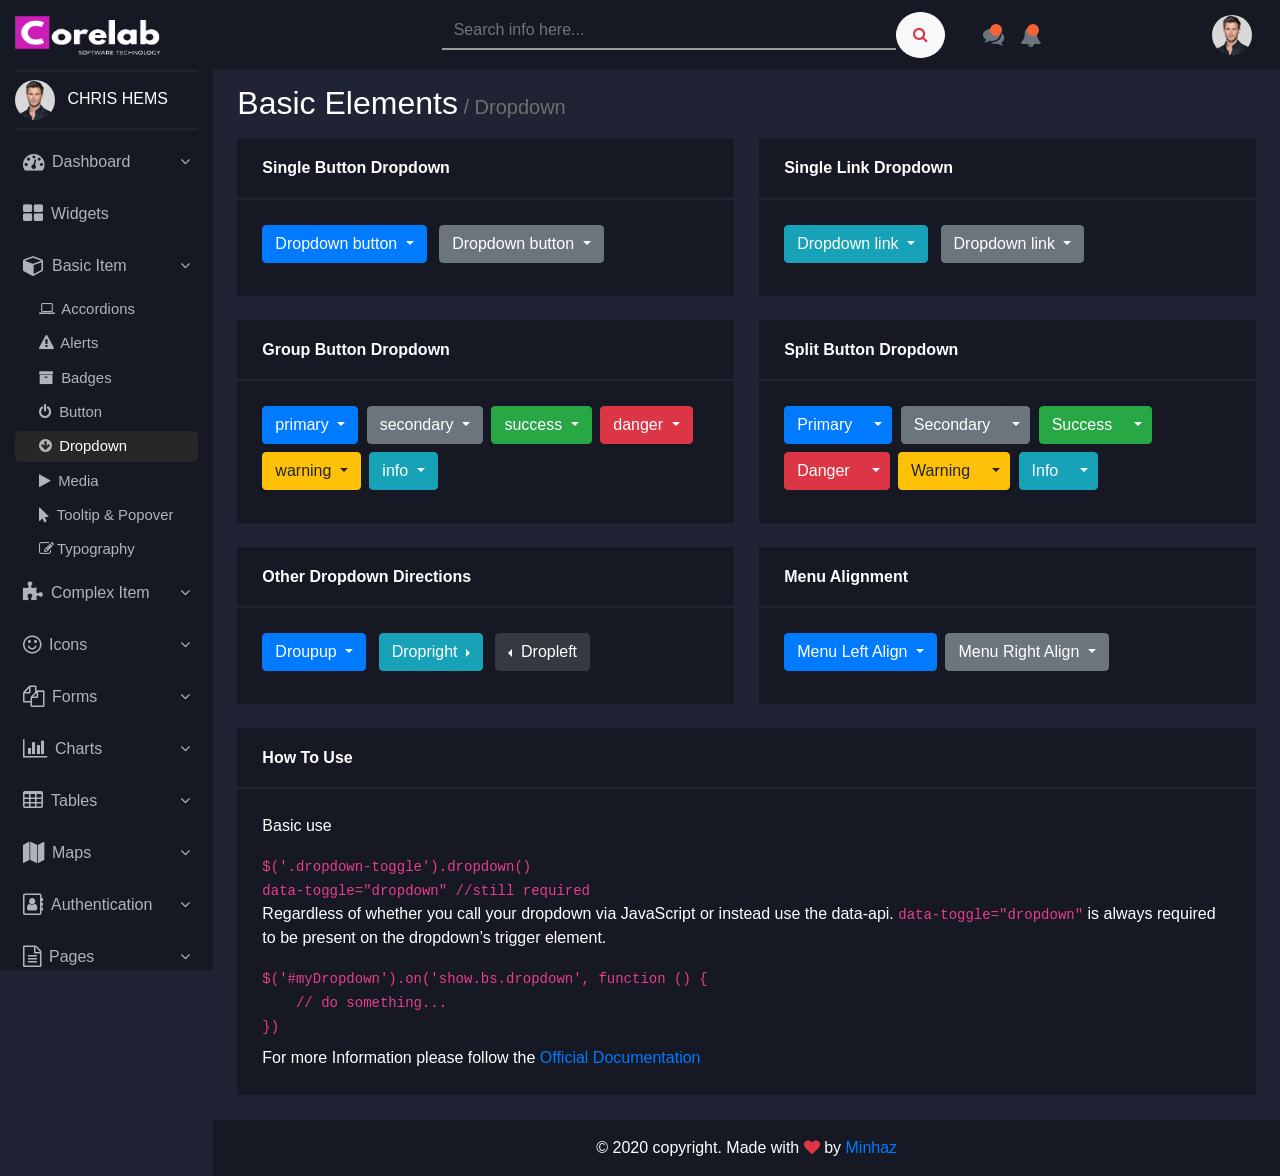
<file: basic_item/dropdown.html>
<!DOCTYPE html>
<html lang="en">
	<head>
		<meta charset="UTF-8" />
		<meta name="viewport" content="width=device-width, initial-scale=1.0" />
		<title>Dropdown</title>
		<link rel="shortcut icon" href="../Assets/images/fevicon.png" type="image/x-icon" />
		<!-- ================Bootstrap================ -->
		<link
			rel="stylesheet"
			href="https://stackpath.bootstrapcdn.com/bootstrap/4.5.2/css/bootstrap.min.css"
			integrity="sha384-JcKb8q3iqJ61gNV9KGb8thSsNjpSL0n8PARn9HuZOnIxN0hoP+VmmDGMN5t9UJ0Z"
			crossorigin="anonymous"
		/>
		<link
			rel="stylesheet"
			href="https://use.fontawesome.com/releases/v5.14.0/css/all.css"
			integrity="sha384-HzLeBuhoNPvSI5KYnjx0BT+WB0QEEqLprO+NBkkk5gbc67FTaL7XIGa2w1L0Xbgc"
			crossorigin="anonymous"
		/>
		<!-- ================For Icons================ -->
		<link
			rel="stylesheet"
			href="https://cdnjs.cloudflare.com/ajax/libs/font-awesome/4.7.0/css/font-awesome.min.css"
		/>
		<!-- ================Custom Css=============== -->
		<link rel="stylesheet" href="../css/main-2.css" />
		<link rel="stylesheet" href="../css/style.css" />
	</head>
	<body>
		<nav class="navbar navbar-expand-md navbar-light padding_x_axis">
			<a href="#" class="pt-0">
				<img src="../Assets/images/icon.png" class="com_icon" />
			</a>
			<button
				class="navbar-toggler ml-auto mt-3 bg-light"
				type="button"
				data-toggle="collapse"
				data-target="#myNavbar"
			>
				<span class="navbar-toggler-icon"></span>
			</button>
			<div class="collapse navbar-collapse" id="myNavbar">
				<div class="container-fluid">
					<div class="row">
						<!-- ============sidebar============ -->
						<div class="col-xl-2 col-lg-3 col-md-4 fixed-left sidebar">
							<div class="bottom-border pb-2 pt-2">
								<img
									src="../Assets/images/profile.png"
									width="40"
									class="rounded-circle mr-2"
								/>
								<a href="#" class="text-white">CHRIS HEMS</a>
							</div>

							<ul class="navbar-nav flex-column down_side accordion text_parent">
								<li
									class="nav-item mt-2"
									data-toggle="collapse"
									data-target="#collapseOne"
								>
									<a
										href="#"
										class="nav-link text-light padding_side_nav_btn mb-1 sidebarLink d-flex justify-content-between"
									>
										<div>
											<i class="fa fa-dashboard fa-lg mr-2"></i>Dashboard
										</div>
										<div><i class="fa fa-angle-down"></i></div>
									</a>
								</li>
								<div class="collapse" id="collapseOne" data-parent=".accordion">
									<div class="Parent">
										<a
											class="dropdown-item sidebarLink mb-1"
											href="../index.html"
											><i class="fa fa-money mr-2"></i> E-Com (Default)</a
										>
										<a
											class="dropdown-item sidebarLink mb-1"
											href="../dashboard/cryptocurrency.html"
											><i class="fa fa-cc mr-2"></i> Cryptocurrency</a
										>
									</div>
								</div>

								<li class="nav-item">
									<a
										href="../widgets/widgets.html"
										class="nav-link text-light padding_side_nav_btn mb-1 sidebarLink"
										><i class="fa fa-th-large fa-lg mr-2"></i>Widgets</a
									>
								</li>

								<li
									class="nav-item"
									data-toggle="collapse"
									data-target="#collapseran"
								>
									<a
										href="#"
										class="nav-link text-light padding_side_nav_btn mb-1 sidebarLink d-flex justify-content-between"
									>
										<div><i class="fa fa-cube fa-lg mr-2"></i>Basic Item</div>
										<div><i class="fa fa-angle-down"></i></div>
									</a>
								</li>
								<div
									class="collapse show"
									id="collapseran"
									data-parent=".accordion"
								>
									<div class="Parent">
										<a
											class="dropdown-item sidebarLink mb-1"
											href="../basic_item/accordions.html"
											><i class="fa fa-laptop"></i> Accordions</a
										>
										<a
											class="dropdown-item sidebarLink mb-1"
											href="../basic_item/alerts.html"
											><i class="fa fa-exclamation-triangle"></i> Alerts</a
										>
										<a
											class="dropdown-item sidebarLink mb-1"
											href="../basic_item/badges.html"
											><i class="fa fa-archive"></i> Badges</a
										>
										<a
											class="dropdown-item sidebarLink mb-1"
											href="../basic_item/button.html"
											><i class="fa fa-power-off"></i> Button</a
										>
										<a
											class="dropdown-item sidebarLink mb-1 active"
											href="../basic_item/dropdown.html"
											><i class="fa fa-arrow-circle-down"></i> Dropdown</a
										>
										<a
											class="dropdown-item sidebarLink mb-1"
											href="../basic_item/media.html"
											><i class="fa fa-play"></i> Media</a
										>
										<a
											class="dropdown-item sidebarLink mb-1"
											href="../basic_item/tooltip-popover.html"
											><i class="fa fa-mouse-pointer"></i> Tooltip &
											Popover</a
										>
										<a
											class="dropdown-item sidebarLink mb-1"
											href="../basic_item/typography.html"
											><i class="fa fa-edit"></i>Typography</a
										>
									</div>
								</div>

								<li
									class="nav-item"
									data-toggle="collapse"
									data-target="#collapseThree"
								>
									<a
										href="#"
										class="nav-link text-light padding_side_nav_btn mb-1 sidebarLink d-flex justify-content-between"
									>
										<div>
											<i class="fa fa-puzzle-piece fa-lg mr-2"></i>Complex
											Item
										</div>
										<div><i class="fa fa-angle-down"></i></div>
									</a>
								</li>
								<div class="collapse" id="collapseThree" data-parent=".accordion">
									<div class="Parent">
										<a
											class="dropdown-item sidebarLink mb-1"
											href="../complex_item/advanced-alert.html"
											><i class="fa fa-exclamation-circle"></i> Advanced
											Alert</a
										>
										<a
											class="dropdown-item sidebarLink mb-1"
											href="../complex_item/clipboard.html"
											><i class="fa fa-clipboard"></i> Clipboard</a
										>
										<a
											class="dropdown-item sidebarLink mb-1"
											href="../complex_item/full-calendar.html"
											><i class="fa fa-calendar"></i> Full Calendar</a
										>
										<a
											class="dropdown-item sidebarLink mb-1"
											href="../complex_item/media-player.html"
											><i class="fa fa-play"></i> Media Player</a
										>
										<a
											class="dropdown-item sidebarLink mb-1"
											href="../complex_item/progress.html"
											><i class="fa fa-spinner"></i> Progress</a
										>
									</div>
								</div>

								<li
									class="nav-item"
									data-toggle="collapse"
									data-target="#collapseFour"
								>
									<a
										href="#"
										class="nav-link text-light padding_side_nav_btn mb-1 sidebarLink d-flex justify-content-between"
									>
										<div><i class="fa fa-smile-o fa-lg mr-2"></i>Icons</div>
										<div><i class="fa fa-angle-down"></i></div>
									</a>
								</li>
								<div class="collapse" id="collapseFour" data-parent=".accordion">
									<div class="Parent">
										<a
											class="dropdown-item sidebarLink mb-1"
											href="../icons/bootstrap-icons.html"
											><i class="fa fa-bold"></i> Bootstrap Icons</a
										>
										<a
											class="dropdown-item sidebarLink mb-1"
											href="../icons/fontawesome.html"
											><i class="fa fa-font-awesome"></i> Fontawesome Icons</a
										>
									</div>
								</div>

								<li
									class="nav-item"
									data-toggle="collapse"
									data-target="#collapseFive"
								>
									<a
										href="#"
										class="nav-link text-light padding_side_nav_btn mb-1 sidebarLink d-flex justify-content-between"
									>
										<div><i class="fa fa-files-o fa-lg mr-2"></i>Forms</div>
										<div><i class="fa fa-angle-down"></i></div>
									</a>
								</li>
								<div class="collapse" id="collapseFive" data-parent=".accordion">
									<div class="Parent">
										<a
											class="dropdown-item sidebarLink mb-1"
											href="../forms/basic elements.html"
											><i class="fa fa-cube"></i> Basic Elements</a
										>
										<a
											class="dropdown-item sidebarLink mb-1"
											href="../forms/checkbox.html"
											><i class="fa fa-check-square"></i> Checkbox</a
										>
										<a
											class="dropdown-item sidebarLink mb-1"
											href="../forms/layout.html"
											><i class="fa fa-list-alt"></i> Layout</a
										>
										<a
											class="dropdown-item sidebarLink mb-1"
											href="../forms/radio.html"
											><i class="fa fa-stop-circle-o"></i> Radio</a
										>
									</div>
								</div>

								<li
									class="nav-item"
									data-toggle="collapse"
									data-target="#collapseSix"
								>
									<a
										href="#"
										class="nav-link text-light padding_side_nav_btn mb-1 sidebarLink d-flex justify-content-between"
									>
										<div><i class="fa fa-bar-chart fa-lg mr-2"></i>Charts</div>
										<div><i class="fa fa-angle-down"></i></div>
									</a>
								</li>
								<div class="collapse" id="collapseSix" data-parent=".accordion">
									<div class="Parent">
										<a
											class="dropdown-item sidebarLink mb-1"
											href="../charts/chartJs.html"
											><i class="fa fa-line-chart"></i> ChartJs</a
										>
										<a
											class="dropdown-item sidebarLink mb-1"
											href="../charts/google-chart.html"
											><i class="fa fa-area-chart"></i> Google Chart</a
										>
										<a
											class="dropdown-item sidebarLink mb-1"
											href="../charts/morris-chart.html"
											><i class="fa fa-pie-chart"></i> Morris Chart</a
										>
									</div>
								</div>

								<li
									class="nav-item"
									data-toggle="collapse"
									data-target="#collapseSeven"
								>
									<a
										href="#"
										class="nav-link text-light padding_side_nav_btn mb-1 sidebarLink d-flex justify-content-between"
									>
										<div><i class="fa fa-table fa-lg mr-2"></i>Tables</div>
										<div><i class="fa fa-angle-down"></i></div>
									</a>
								</li>
								<div class="collapse" id="collapseSeven" data-parent=".accordion">
									<div class="Parent">
										<a
											class="dropdown-item sidebarLink mb-1"
											href="../table/basic-table.html"
											><i class="fa fa-window-maximize"></i> Basic Table</a
										>
										<a
											class="dropdown-item sidebarLink mb-1"
											href="../table/advanced-table.html"
											><i class="fa fa-columns"></i> Advanced Table</a
										>
										<a
											class="dropdown-item sidebarLink mb-1"
											href="../table/responsive.html"
											><i class="fa fa-sticky-note-o"></i> Resonsive Table</a
										>
									</div>
								</div>

								<li
									class="nav-item"
									data-toggle="collapse"
									data-target="#collapseEight"
								>
									<a
										href="#"
										class="nav-link text-light padding_side_nav_btn mb-1 sidebarLink d-flex justify-content-between"
									>
										<div><i class="fa fa-map fa-lg mr-2"></i>Maps</div>
										<div><i class="fa fa-angle-down"></i></div>
									</a>
								</li>
								<div class="collapse" id="collapseEight" data-parent=".accordion">
									<div class="Parent">
										<a
											class="dropdown-item sidebarLink mb-1"
											href="../maps/google-maps.html"
											><i class="fa fa-globe"></i> Google Maps</a
										>
										<a
											class="dropdown-item sidebarLink mb-1"
											href="../maps/vector-maps.html"
											><i class="fa fa-map-o"></i> Vector Maps</a
										>
									</div>
								</div>

								<li
									class="nav-item"
									data-toggle="collapse"
									data-target="#collapseNine"
								>
									<a
										href="#"
										class="nav-link text-light padding_side_nav_btn mb-1 sidebarLink d-flex justify-content-between"
									>
										<div>
											<i class="fa fa-address-book-o fa-lg mr-2"></i
											>Authentication
										</div>
										<div><i class="fa fa-angle-down"></i></div>
									</a>
								</li>
								<div class="collapse" id="collapseNine" data-parent=".accordion">
									<div class="Parent">
										<a
											class="dropdown-item sidebarLink mb-1"
											href="../authentication/login.html"
											><i class="fa fa-sign-in"></i> Log In</a
										>
										<a
											class="dropdown-item sidebarLink mb-1"
											href="../authentication/signup.html"
											><i class="fa fa-sign-out"></i> Sign Up</a
										>
										<a
											class="dropdown-item sidebarLink mb-1"
											href="../authentication/profile.html"
											><i class="fa fa-user-circle-o"></i> Profile</a
										>
									</div>
								</div>

								<li
									class="nav-item"
									data-toggle="collapse"
									data-target="#collapseTen"
								>
									<a
										href="#"
										class="nav-link text-light padding_side_nav_btn mb-1 sidebarLink d-flex justify-content-between"
									>
										<div><i class="fa fa-file-text-o fa-lg mr-2"></i>Pages</div>
										<div><i class="fa fa-angle-down"></i></div>
									</a>
								</li>
								<div class="collapse" id="collapseTen" data-parent=".accordion">
									<div class="Parent">
										<a
											class="dropdown-item sidebarLink mb-1"
											href="../pages/blank.html"
											><i class="fa fa-file-o"></i> Blank</a
										>
										<a
											class="dropdown-item sidebarLink mb-1"
											href="../pages/error.html"
											><i class="fa fa-ban"></i> Error</a
										>
										<a
											class="dropdown-item sidebarLink mb-1"
											href="../pages/pricing.html"
											><i class="fa fa-ticket"></i> Pricing</a
										>
									</div>
								</div>
							</ul>
						</div>
						<!-- ===========sidebar stop============ -->

						<!-- =============top-nav=============== -->
						<div
							class="col-xl-12 col-lg-12 col-md-12 ml-auto fixed-top bg_top_nav py-2 top-navbar"
						>
							<div class="row align-items-center">
								<div class="col-md-4">
									<a href="#"
										><img src="../Assets/images/icon.png" class="front_image"
									/></a>
								</div>
								<div class="col-md-5">
									<form>
										<div class="input-group">
											<input
												type="text"
												class="form-control search-input"
												placeholder="Search info here..."
											/>
											<button
												type="button"
												class="btn btn-light search-button"
												data-toggle="tooltip"
												data-placement="bottom"
												title="Search"
											>
												<i class="fa fa-search text-danger"></i>
											</button>
										</div>
									</form>
								</div>
								<div class="col-md-3">
									<ul class="navbar-nav">
										<li class="nav-item icon-parent">
											<a href="#" class="nav-link icon-bullet">
												<i
													class="fa fa-comments text-muted fa-lg"
													data-toggle="tooltip"
													data-placement="bottom"
													title="Chats"
												></i>
											</a>
										</li>
										<li class="nav-item icon-parent">
											<a href="#" class="nav-link icon-bullet">
												<i
													class="fa fa-bell text-muted fa-lg"
													data-toggle="tooltip"
													data-placement="right"
													title="Notification"
												></i>
											</a>
										</li>
										<li class="nav-item ml-md-auto">
											<div class="ml-auto">
												<div
													class="btn-group btn_m"
													data-toggle="tooltip"
													data-placement="left"
													title="Profile"
												>
													<button
														type="button"
														class="btn dropdown shadow-none"
														data-toggle="dropdown"
													>
														<img
															src="../Assets/images/profile.png"
															height="40px"
															width="40px"
															class="rounded-circle scale_all"
														/>
													</button>
													<div
														class="dropdown-menu dropdown-menu-right box-shadow"
													>
														<a href="../authentication/login.html"
															><button
																class="dropdown-item btn_text"
																type="button"
															>
																<i class="fa fa-sign-out"></i> Sign
																out
															</button></a
														>
													</div>
												</div>
											</div>
										</li>
									</ul>
								</div>
							</div>
						</div>
						<!-- ============stop top-nav========== -->
					</div>
				</div>
			</div>
		</nav>

		<div class="col-xl-10 col-lg-9 col-md-8 ml-auto bismillah">
			<div class="container-fluid allButFooter">
				<section>
					<div class="row">
						<div class="col-12">
							<div>
								<h2 class="px py">
									Basic Elements<span class="Breadcrumb"> / Dropdown</span>
								</h2>
							</div>
						</div>

						<div class="col-lg-6 col-12 mb-4 rx_padding">
							<div class="box content_bg">
								<div class="box-head content_bg">
									<h4 class="title content_bg">Single Button Dropdown</h4>
								</div>
								<div class="box-body content_bg body_bg">
									<div class="dropdown d-inline-block mb-2 mr-2">
										<button
											class="btn btn-primary dropdown-toggle"
											type="button"
											id="dropdownMenuButton"
											data-toggle="dropdown"
											aria-haspopup="true"
											aria-expanded="false"
										>
											Dropdown button
										</button>
										<div
											class="dropdown-menu"
											aria-labelledby="dropdownMenuButton"
										>
											<a class="dropdown-item" href="#">Action</a>
											<a class="dropdown-item" href="#">Another action</a>
											<a class="dropdown-item" href="#"
												>Something else here</a
											>
										</div>
									</div>
									<div class="dropdown d-inline-block">
										<button
											class="btn btn-secondary dropdown-toggle"
											type="button"
											id="dropdownMenuButton"
											data-toggle="dropdown"
											aria-haspopup="true"
											aria-expanded="false"
										>
											Dropdown button
										</button>
										<div
											class="dropdown-menu"
											aria-labelledby="dropdownMenuButton"
										>
											<a class="dropdown-item" href="#">Action</a>
											<a class="dropdown-item" href="#">Another action</a>
											<a class="dropdown-item" href="#"
												>Something else here</a
											>
										</div>
									</div>
								</div>
							</div>
						</div>

						<div class="col-lg-6 col-12 mb-4 lx_padding">
							<div class="box content_bg">
								<div class="box-head content_bg">
									<h4 class="title content_bg">Single Link Dropdown</h4>
								</div>
								<div class="box-body content_bg body_bg">
									<div class="dropdown d-inline-block mb-2 mr-2">
										<a
											class="btn btn-info dropdown-toggle"
											href="#"
											role="button"
											id="dropdownMenuLink"
											data-toggle="dropdown"
											aria-haspopup="true"
											aria-expanded="false"
										>
											Dropdown link
										</a>
										<div
											class="dropdown-menu"
											aria-labelledby="dropdownMenuLink"
										>
											<a class="dropdown-item" href="#">Action</a>
											<a class="dropdown-item" href="#">Another action</a>
											<a class="dropdown-item" href="#"
												>Something else here</a
											>
										</div>
									</div>
									<div class="dropdown d-inline-block">
										<button
											class="btn btn-secondary dropdown-toggle"
											type="button"
											id="dropdownMenuButton"
											data-toggle="dropdown"
											aria-haspopup="true"
											aria-expanded="false"
										>
											Dropdown link
										</button>
										<div
											class="dropdown-menu"
											aria-labelledby="dropdownMenuButton"
										>
											<a class="dropdown-item" href="#">Action</a>
											<a class="dropdown-item" href="#">Another action</a>
											<a class="dropdown-item" href="#"
												>Something else here</a
											>
										</div>
									</div>
								</div>
							</div>
						</div>

						<div class="col-lg-6 col-12 mb-4 rx_padding">
							<div class="box content_bg">
								<div class="box-head content_bg">
									<h4 class="title content_bg">Group Button Dropdown</h4>
								</div>
								<div class="box-body content_bg body_bg">
									<div class="dropdown d-inline-block">
										<button
											class="btn btn-primary mr-1 mb-2 dropdown-toggle"
											data-toggle="dropdown"
										>
											primary
										</button>
										<div class="dropdown-menu">
											<a class="dropdown-item" href="#">Action</a>
											<a class="dropdown-item" href="#">Another action</a>
											<a class="dropdown-item" href="#"
												>Something else here</a
											>
										</div>
									</div>
									<div class="dropdown d-inline-block">
										<button
											class="btn btn-secondary mr-1 mb-2 dropdown-toggle"
											data-toggle="dropdown"
											aria-expanded="false"
										>
											secondary
										</button>
										<div
											class="dropdown-menu"
											x-placement="bottom-start"
											style="
												position: absolute;
												will-change: transform;
												top: 0px;
												left: 0px;
												transform: translate3d(0px, 40px, 0px);
											"
										>
											<a class="dropdown-item" href="#">Action</a>
											<a class="dropdown-item" href="#">Another action</a>
											<a class="dropdown-item" href="#"
												>Something else here</a
											>
										</div>
									</div>
									<div class="dropdown d-inline-block">
										<button
											class="btn btn-success mr-1 mb-2 dropdown-toggle"
											data-toggle="dropdown"
											aria-expanded="false"
										>
											success
										</button>
										<div
											class="dropdown-menu"
											x-placement="bottom-start"
											style="
												position: absolute;
												will-change: transform;
												top: 0px;
												left: 0px;
												transform: translate3d(0px, 40px, 0px);
											"
										>
											<a class="dropdown-item" href="#">Action</a>
											<a class="dropdown-item" href="#">Another action</a>
											<a class="dropdown-item" href="#"
												>Something else here</a
											>
										</div>
									</div>
									<div class="dropdown d-inline-block">
										<button
											class="btn btn-danger mr-1 mb-2 dropdown-toggle"
											data-toggle="dropdown"
										>
											danger
										</button>
										<div class="dropdown-menu">
											<a class="dropdown-item" href="#">Action</a>
											<a class="dropdown-item" href="#">Another action</a>
											<a class="dropdown-item" href="#"
												>Something else here</a
											>
										</div>
									</div>
									<div class="dropdown d-inline-block">
										<button
											class="btn btn-warning mr-1 mb-2 dropdown-toggle"
											data-toggle="dropdown"
										>
											warning
										</button>
										<div class="dropdown-menu">
											<a class="dropdown-item" href="#">Action</a>
											<a class="dropdown-item" href="#">Another action</a>
											<a class="dropdown-item" href="#"
												>Something else here</a
											>
										</div>
									</div>
									<div class="dropdown d-inline-block">
										<button
											class="btn btn-info mr-1 mb-2 dropdown-toggle"
											data-toggle="dropdown"
											aria-expanded="false"
										>
											info
										</button>
										<div
											class="dropdown-menu"
											x-placement="bottom-start"
											style="
												position: absolute;
												will-change: transform;
												top: 0px;
												left: 0px;
												transform: translate3d(0px, 40px, 0px);
											"
										>
											<a class="dropdown-item" href="#">Action</a>
											<a class="dropdown-item" href="#">Another action</a>
											<a class="dropdown-item" href="#"
												>Something else here</a
											>
										</div>
									</div>
								</div>
							</div>
						</div>

						<div class="col-lg-6 col-12 mb-4 lx_padding">
							<div class="box content_bg">
								<div class="box-head content_bg">
									<h4 class="title content_bg">Split Button Dropdown</h4>
								</div>
								<div class="box-body content_bg body_bg">
									<!-- Example split danger button -->
									<div class="btn-group mr-1 mb-2">
										<button type="button" class="btn btn-primary">
											Primary
										</button>
										<button
											type="button"
											class="btn btn-primary dropdown-toggle dropdown-toggle-split"
											data-toggle="dropdown"
											aria-haspopup="true"
											aria-expanded="false"
										>
											<span class="sr-only">Toggle Dropdown</span>
										</button>
										<div class="dropdown-menu">
											<a class="dropdown-item" href="#">Action</a>
											<a class="dropdown-item" href="#">Another action</a>
											<a class="dropdown-item" href="#"
												>Something else here</a
											>
											<div class="dropdown-divider"></div>
											<a class="dropdown-item" href="#">Separated link</a>
										</div>
									</div>

									<div class="btn-group mr-1 mb-2">
										<button type="button" class="btn btn-secondary">
											Secondary
										</button>
										<button
											type="button"
											class="btn btn-secondary dropdown-toggle dropdown-toggle-split"
											data-toggle="dropdown"
											aria-haspopup="true"
											aria-expanded="false"
										>
											<span class="sr-only">Toggle Dropdown</span>
										</button>
										<div class="dropdown-menu">
											<a class="dropdown-item" href="#">Action</a>
											<a class="dropdown-item" href="#">Another action</a>
											<a class="dropdown-item" href="#"
												>Something else here</a
											>
											<div class="dropdown-divider"></div>
											<a class="dropdown-item" href="#">Separated link</a>
										</div>
									</div>

									<div class="btn-group mr-1 mb-2">
										<button type="button" class="btn btn-success">
											Success
										</button>
										<button
											type="button"
											class="btn btn-success dropdown-toggle dropdown-toggle-split"
											data-toggle="dropdown"
											aria-haspopup="true"
											aria-expanded="false"
										>
											<span class="sr-only">Toggle Dropdown</span>
										</button>
										<div class="dropdown-menu">
											<a class="dropdown-item" href="#">Action</a>
											<a class="dropdown-item" href="#">Another action</a>
											<a class="dropdown-item" href="#"
												>Something else here</a
											>
											<div class="dropdown-divider"></div>
											<a class="dropdown-item" href="#">Separated link</a>
										</div>
									</div>

									<div class="btn-group mr-1 mb-2">
										<button type="button" class="btn btn-danger">Danger</button>
										<button
											type="button"
											class="btn btn-danger dropdown-toggle dropdown-toggle-split"
											data-toggle="dropdown"
											aria-haspopup="true"
											aria-expanded="false"
										>
											<span class="sr-only">Toggle Dropdown</span>
										</button>
										<div class="dropdown-menu">
											<a class="dropdown-item" href="#">Action</a>
											<a class="dropdown-item" href="#">Another action</a>
											<a class="dropdown-item" href="#"
												>Something else here</a
											>
											<div class="dropdown-divider"></div>
											<a class="dropdown-item" href="#">Separated link</a>
										</div>
									</div>

									<div class="btn-group mr-1 mb-2">
										<button type="button" class="btn btn-warning">
											Warning
										</button>
										<button
											type="button"
											class="btn btn-warning dropdown-toggle dropdown-toggle-split"
											data-toggle="dropdown"
											aria-haspopup="true"
											aria-expanded="false"
										>
											<span class="sr-only">Toggle Dropdown</span>
										</button>
										<div class="dropdown-menu">
											<a class="dropdown-item" href="#">Action</a>
											<a class="dropdown-item" href="#">Another action</a>
											<a class="dropdown-item" href="#"
												>Something else here</a
											>
											<div class="dropdown-divider"></div>
											<a class="dropdown-item" href="#">Separated link</a>
										</div>
									</div>

									<div class="btn-group mr-1 mb-2">
										<button type="button" class="btn btn-info">Info</button>
										<button
											type="button"
											class="btn btn-info dropdown-toggle dropdown-toggle-split"
											data-toggle="dropdown"
											aria-haspopup="true"
											aria-expanded="false"
										>
											<span class="sr-only">Toggle Dropdown</span>
										</button>
										<div class="dropdown-menu">
											<a class="dropdown-item" href="#">Action</a>
											<a class="dropdown-item" href="#">Another action</a>
											<a class="dropdown-item" href="#"
												>Something else here</a
											>
											<div class="dropdown-divider"></div>
											<a class="dropdown-item" href="#">Separated link</a>
										</div>
									</div>
								</div>
							</div>
						</div>

						<div class="col-lg-6 col-12 mb-4 rx_padding">
							<div class="box content_bg">
								<div class="box-head content_bg">
									<h4 class="title content_bg">Other Dropdown Directions</h4>
								</div>
								<div class="box-body content_bg body_bg">
									<div class="dropdown d-inline-block mb-2 mr-2">
										<button
											class="btn btn-primary dropdown-toggle"
											type="button"
											id="dropdownMenuButton"
											data-toggle="dropdown"
											aria-haspopup="true"
											aria-expanded="false"
										>
											Droupup
										</button>
										<div
											class="dropdown-menu"
											aria-labelledby="dropdownMenuButton"
										>
											<a class="dropdown-item" href="#">Action</a>
											<a class="dropdown-item" href="#">Another action</a>
											<a class="dropdown-item" href="#"
												>Something else here</a
											>
										</div>
									</div>
									<div class="dropdown d-inline-block dropright mb-2 mr-2">
										<button
											class="btn btn-info dropdown-toggle"
											type="button"
											id="dropdownMenuButton"
											data-toggle="dropdown"
											aria-haspopup="true"
											aria-expanded="false"
										>
											Dropright
										</button>
										<div
											class="dropdown-menu"
											aria-labelledby="dropdownMenuButton"
										>
											<a class="dropdown-item" href="#">Action</a>
											<a class="dropdown-item" href="#">Another action</a>
											<a class="dropdown-item" href="#"
												>Something else here</a
											>
										</div>
									</div>
									<div class="dropdown d-inline-block dropleft">
										<button
											class="btn btn-dark dropdown-toggle"
											type="button"
											id="dropdownMenuButton"
											data-toggle="dropdown"
											data-display="static"
											aria-haspopup="true"
											aria-expanded="false"
										>
											Dropleft
										</button>
										<div
											class="dropdown-menu"
											aria-labelledby="dropdownMenuButton"
										>
											<a class="dropdown-item" href="#">Action</a>
											<a class="dropdown-item" href="#">Another action</a>
											<a class="dropdown-item" href="#"
												>Something else here</a
											>
										</div>
									</div>
								</div>
							</div>
						</div>

						<div class="col-lg-6 col-12 mb-4 lx_padding">
							<div class="box content_bg">
								<div class="box-head content_bg">
									<h4 class="title content_bg">Menu Alignment</h4>
								</div>
								<div class="box-body content_bg body_bg">
									<div class="dropdown d-inline-flex mr-1">
										<button
											class="btn btn-primary dropdown-toggle mb-2"
											data-toggle="dropdown"
											aria-expanded="false"
										>
											Menu Left Align
										</button>
										<div
											class="dropdown-menu"
											x-placement="top-start"
											style="
												position: absolute;
												will-change: transform;
												top: 0px;
												left: 0px;
												transform: translate3d(0px, -2px, 0px);
											"
										>
											<a class="dropdown-item" href="#">Action</a>
											<a class="dropdown-item" href="#">Another action</a>
											<a class="dropdown-item" href="#"
												>Something else here</a
											>
										</div>
									</div>
									<div class="dropdown d-inline-flex">
										<button
											class="btn btn-secondary dropdown-toggle"
											data-toggle="dropdown"
											aria-expanded="false"
										>
											Menu Right Align
										</button>
										<div
											class="dropdown-menu dropdown-menu-right"
											x-placement="top-end"
											style="
												position: absolute;
												will-change: transform;
												top: 0px;
												left: 0px;
												transform: translate3d(173px, -2px, 0px);
											"
										>
											<a class="dropdown-item" href="#">Action</a>
											<a class="dropdown-item" href="#">Another action</a>
											<a class="dropdown-item" href="#"
												>Something else here</a
											>
										</div>
									</div>
								</div>
							</div>
						</div>

						<div class="col-12 mb-3">
							<div class="box content_bg">
								<div class="box-head content_bg">
									<h4 class="title content_bg">How To Use</h4>
								</div>
								<div class="box-body content_bg body_bg">
									<p>Basic use</p>
									<code>
										$('.dropdown-toggle').dropdown()<br />
										data-toggle="dropdown" //still required
									</code>
									<p>
										Regardless of whether you call your dropdown via JavaScript
										or instead use the data-api.
										<code>data-toggle="dropdown"</code> is always required to be
										present on the dropdown’s trigger element.
									</p>
									<code>
										$('#myDropdown').on('show.bs.dropdown', function () {<br />
										&nbsp;&nbsp;&nbsp;&nbsp;// do something...<br />
										})
									</code>
									<p class="mt-2 mb-0">
										For more Information please follow the
										<a
											class="text-primary"
											href="https://getbootstrap.com/docs/4.3/components/dropdowns/"
											>Official Documentation</a
										>
									</p>
								</div>
							</div>
						</div>
					</div>
				</section>
			</div>
			<footer class="content_bg">
				<div class="container-fluid">
					<div class="row">
						<div class="col-lg-12 text-center mt-3">
							<p>
								&copy; 2020 copyright. Made with
								<i class="fa fa-heart text-danger"></i> by
								<a href="https://github.com/Sharif-Minhaz" class="text-primary"
									>Minhaz</a
								>
							</p>
						</div>
					</div>
				</div>
			</footer>
		</div>

		<!-- ==============Bootstrap script============= -->
		<script
			src="https://code.jquery.com/jquery-3.5.1.slim.min.js"
			integrity="sha384-DfXdz2htPH0lsSSs5nCTpuj/zy4C+OGpamoFVy38MVBnE+IbbVYUew+OrCXaRkfj"
			crossorigin="anonymous"
		></script>
		<script
			src="https://cdn.jsdelivr.net/npm/popper.js@1.16.1/dist/umd/popper.min.js"
			integrity="sha384-9/reFTGAW83EW2RDu2S0VKaIzap3H66lZH81PoYlFhbGU+6BZp6G7niu735Sk7lN"
			crossorigin="anonymous"
		></script>
		<script
			src="https://stackpath.bootstrapcdn.com/bootstrap/4.5.2/js/bootstrap.min.js"
			integrity="sha384-B4gt1jrGC7Jh4AgTPSdUtOBvfO8shuf57BaghqFfPlYxofvL8/KUEfYiJOMMV+rV"
			crossorigin="anonymous"
		></script>
		<!-- ==============For notification============== -->
		<script src="../Assets/Plugins/bootstrap-notify.js"></script>
		<!-- =================Main script===============  -->
		<script src="../js/style.js"></script>
	</body>
</html>
</file>
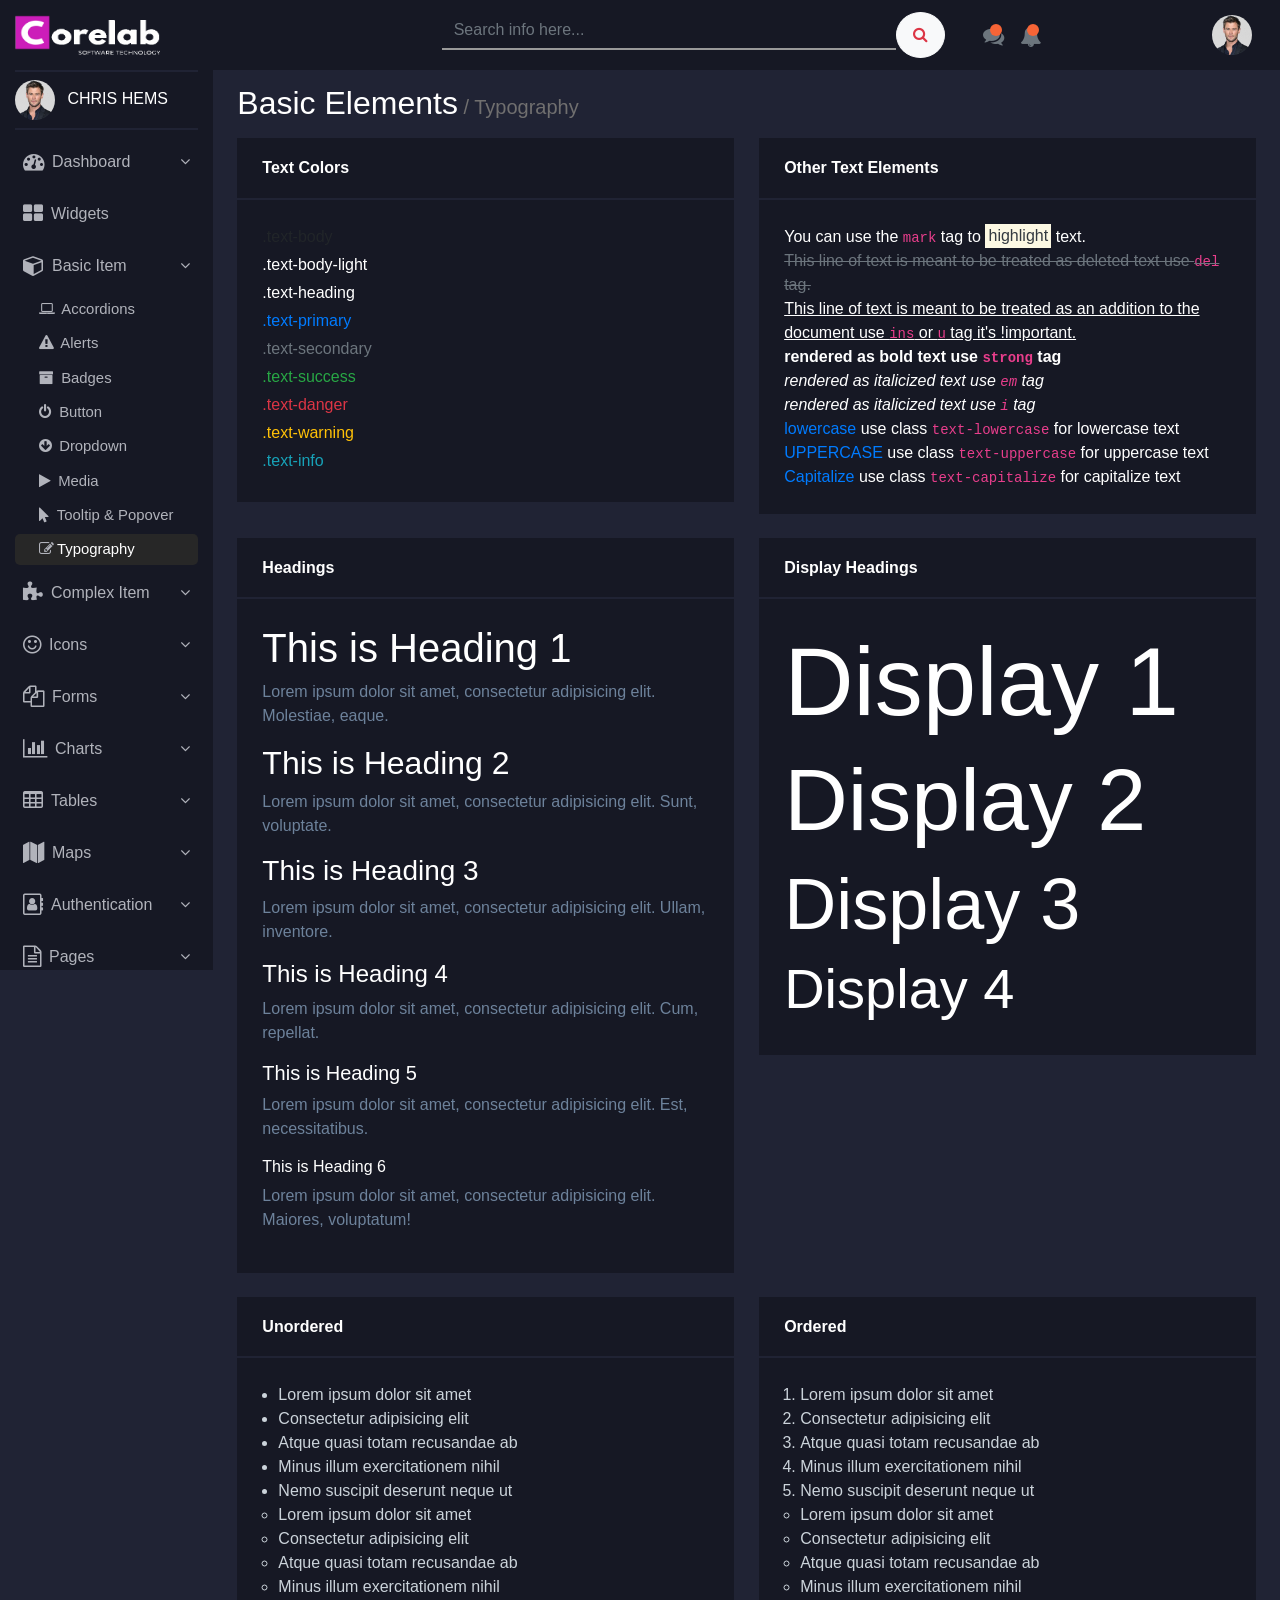
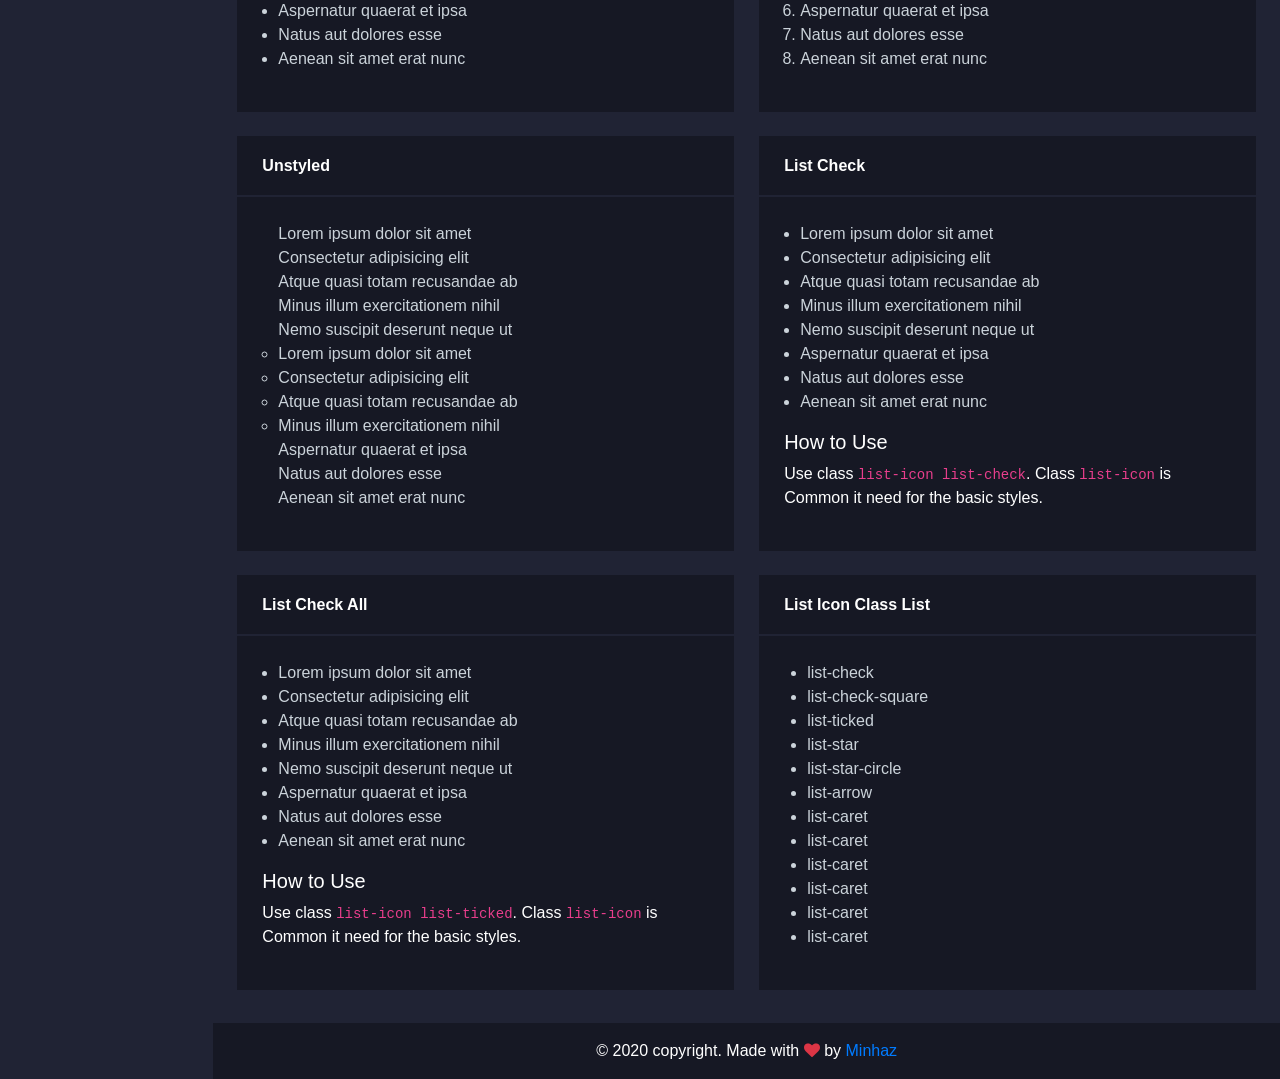
<file: basic_item/typography.html>
<!DOCTYPE html>
<html lang="en">
	<head>
		<meta charset="UTF-8" />
		<meta name="viewport" content="width=device-width, initial-scale=1.0" />
		<title>Typography</title>
		<link rel="shortcut icon" href="../Assets/images/fevicon.png" type="image/x-icon" />
		<!-- ================Bootstrap================ -->
		<link
			rel="stylesheet"
			href="https://stackpath.bootstrapcdn.com/bootstrap/4.5.2/css/bootstrap.min.css"
			integrity="sha384-JcKb8q3iqJ61gNV9KGb8thSsNjpSL0n8PARn9HuZOnIxN0hoP+VmmDGMN5t9UJ0Z"
			crossorigin="anonymous"
		/>
		<link
			rel="stylesheet"
			href="https://use.fontawesome.com/releases/v5.14.0/css/all.css"
			integrity="sha384-HzLeBuhoNPvSI5KYnjx0BT+WB0QEEqLprO+NBkkk5gbc67FTaL7XIGa2w1L0Xbgc"
			crossorigin="anonymous"
		/>
		<!-- ================For Icons================ -->
		<link
			rel="stylesheet"
			href="https://cdnjs.cloudflare.com/ajax/libs/font-awesome/4.7.0/css/font-awesome.min.css"
		/>
		<!-- ================Custom Css=============== -->
		<link rel="stylesheet" href="../css/main-2.css" />
		<link rel="stylesheet" href="../css/style.css" />
		<style>
			li {
				color: #cbd3da;
			}
		</style>
	</head>
	<body>
		<nav class="navbar navbar-expand-md navbar-light padding_x_axis">
			<a href="#" class="pt-0">
				<img src="../Assets/images/icon.png" class="com_icon" />
			</a>
			<button
				class="navbar-toggler ml-auto mt-3 bg-light"
				type="button"
				data-toggle="collapse"
				data-target="#myNavbar"
			>
				<span class="navbar-toggler-icon"></span>
			</button>
			<div class="collapse navbar-collapse" id="myNavbar">
				<div class="container-fluid">
					<div class="row">
						<!-- ============sidebar============ -->
						<div class="col-xl-2 col-lg-3 col-md-4 fixed-left sidebar">
							<div class="bottom-border pb-2 pt-2">
								<img
									src="../Assets/images/profile.png"
									width="40"
									class="rounded-circle mr-2"
								/>
								<a href="#" class="text-white">CHRIS HEMS</a>
							</div>

							<ul class="navbar-nav flex-column down_side accordion text_parent">
								<li
									class="nav-item mt-2"
									data-toggle="collapse"
									data-target="#collapseOne"
								>
									<a
										href="#"
										class="nav-link text-light padding_side_nav_btn mb-1 sidebarLink d-flex justify-content-between"
									>
										<div>
											<i class="fa fa-dashboard fa-lg mr-2"></i>Dashboard
										</div>
										<div><i class="fa fa-angle-down"></i></div>
									</a>
								</li>
								<div class="collapse" id="collapseOne" data-parent=".accordion">
									<div class="Parent">
										<a
											class="dropdown-item sidebarLink mb-1"
											href="../index.html"
											><i class="fa fa-money mr-2"></i> E-Com (Default)</a
										>
										<a
											class="dropdown-item sidebarLink mb-1"
											href="../dashboard/cryptocurrency.html"
											><i class="fa fa-cc mr-2"></i> Cryptocurrency</a
										>
									</div>
								</div>

								<li class="nav-item">
									<a
										href="../widgets/widgets.html"
										class="nav-link text-light padding_side_nav_btn mb-1 sidebarLink"
										><i class="fa fa-th-large fa-lg mr-2"></i>Widgets</a
									>
								</li>

								<li
									class="nav-item"
									data-toggle="collapse"
									data-target="#collapseran"
								>
									<a
										href="#"
										class="nav-link text-light padding_side_nav_btn mb-1 sidebarLink d-flex justify-content-between"
									>
										<div><i class="fa fa-cube fa-lg mr-2"></i>Basic Item</div>
										<div><i class="fa fa-angle-down"></i></div>
									</a>
								</li>
								<div
									class="collapse show"
									id="collapseran"
									data-parent=".accordion"
								>
									<div class="Parent">
										<a
											class="dropdown-item sidebarLink mb-1"
											href="../basic_item/accordions.html"
											><i class="fa fa-laptop"></i> Accordions</a
										>
										<a
											class="dropdown-item sidebarLink mb-1"
											href="../basic_item/alerts.html"
											><i class="fa fa-exclamation-triangle"></i> Alerts</a
										>
										<a
											class="dropdown-item sidebarLink mb-1"
											href="../basic_item/badges.html"
											><i class="fa fa-archive"></i> Badges</a
										>
										<a
											class="dropdown-item sidebarLink mb-1"
											href="../basic_item/button.html"
											><i class="fa fa-power-off"></i> Button</a
										>
										<a
											class="dropdown-item sidebarLink mb-1"
											href="../basic_item/dropdown.html"
											><i class="fa fa-arrow-circle-down"></i> Dropdown</a
										>
										<a
											class="dropdown-item sidebarLink mb-1"
											href="../basic_item/media.html"
											><i class="fa fa-play"></i> Media</a
										>
										<a
											class="dropdown-item sidebarLink mb-1"
											href="../basic_item/tooltip-popover.html"
											><i class="fa fa-mouse-pointer"></i> Tooltip &
											Popover</a
										>
										<a
											class="dropdown-item sidebarLink mb-1 active"
											href="../basic_item/typography.html"
											><i class="fa fa-edit"></i>Typography</a
										>
									</div>
								</div>

								<li
									class="nav-item"
									data-toggle="collapse"
									data-target="#collapseThree"
								>
									<a
										href="#"
										class="nav-link text-light padding_side_nav_btn mb-1 sidebarLink d-flex justify-content-between"
									>
										<div>
											<i class="fa fa-puzzle-piece fa-lg mr-2"></i>Complex
											Item
										</div>
										<div><i class="fa fa-angle-down"></i></div>
									</a>
								</li>
								<div class="collapse" id="collapseThree" data-parent=".accordion">
									<div class="Parent">
										<a
											class="dropdown-item sidebarLink mb-1"
											href="../complex_item/advanced-alert.html"
											><i class="fa fa-exclamation-circle"></i> Advanced
											Alert</a
										>
										<a
											class="dropdown-item sidebarLink mb-1"
											href="../complex_item/clipboard.html"
											><i class="fa fa-clipboard"></i> Clipboard</a
										>
										<a
											class="dropdown-item sidebarLink mb-1"
											href="../complex_item/full-calendar.html"
											><i class="fa fa-calendar"></i> Full Calendar</a
										>
										<a
											class="dropdown-item sidebarLink mb-1"
											href="../complex_item/media-player.html"
											><i class="fa fa-play"></i> Media Player</a
										>
										<a
											class="dropdown-item sidebarLink mb-1"
											href="../complex_item/progress.html"
											><i class="fa fa-spinner"></i> Progress</a
										>
									</div>
								</div>

								<li
									class="nav-item"
									data-toggle="collapse"
									data-target="#collapseFour"
								>
									<a
										href="#"
										class="nav-link text-light padding_side_nav_btn mb-1 sidebarLink d-flex justify-content-between"
									>
										<div><i class="fa fa-smile-o fa-lg mr-2"></i>Icons</div>
										<div><i class="fa fa-angle-down"></i></div>
									</a>
								</li>
								<div class="collapse" id="collapseFour" data-parent=".accordion">
									<div class="Parent">
										<a
											class="dropdown-item sidebarLink mb-1"
											href="../icons/bootstrap-icons.html"
											><i class="fa fa-bold"></i> Bootstrap Icons</a
										>
										<a
											class="dropdown-item sidebarLink mb-1"
											href="../icons/fontawesome.html"
											><i class="fa fa-font-awesome"></i> Fontawesome Icons</a
										>
									</div>
								</div>

								<li
									class="nav-item"
									data-toggle="collapse"
									data-target="#collapseFive"
								>
									<a
										href="#"
										class="nav-link text-light padding_side_nav_btn mb-1 sidebarLink d-flex justify-content-between"
									>
										<div><i class="fa fa-files-o fa-lg mr-2"></i>Forms</div>
										<div><i class="fa fa-angle-down"></i></div>
									</a>
								</li>
								<div class="collapse" id="collapseFive" data-parent=".accordion">
									<div class="Parent">
										<a
											class="dropdown-item sidebarLink mb-1"
											href="../forms/basic elements.html"
											><i class="fa fa-cube"></i> Basic Elements</a
										>
										<a
											class="dropdown-item sidebarLink mb-1"
											href="../forms/checkbox.html"
											><i class="fa fa-check-square"></i> Checkbox</a
										>
										<a
											class="dropdown-item sidebarLink mb-1"
											href="../forms/layout.html"
											><i class="fa fa-list-alt"></i> Layout</a
										>
										<a
											class="dropdown-item sidebarLink mb-1"
											href="../forms/radio.html"
											><i class="fa fa-stop-circle-o"></i> Radio</a
										>
									</div>
								</div>

								<li
									class="nav-item"
									data-toggle="collapse"
									data-target="#collapseSix"
								>
									<a
										href="#"
										class="nav-link text-light padding_side_nav_btn mb-1 sidebarLink d-flex justify-content-between"
									>
										<div><i class="fa fa-bar-chart fa-lg mr-2"></i>Charts</div>
										<div><i class="fa fa-angle-down"></i></div>
									</a>
								</li>
								<div class="collapse" id="collapseSix" data-parent=".accordion">
									<div class="Parent">
										<a
											class="dropdown-item sidebarLink mb-1"
											href="../charts/chartJs.html"
											><i class="fa fa-line-chart"></i> ChartJs</a
										>
										<a
											class="dropdown-item sidebarLink mb-1"
											href="../charts/google-chart.html"
											><i class="fa fa-area-chart"></i> Google Chart</a
										>
										<a
											class="dropdown-item sidebarLink mb-1"
											href="../charts/morris-chart.html"
											><i class="fa fa-pie-chart"></i> Morris Chart</a
										>
									</div>
								</div>

								<li
									class="nav-item"
									data-toggle="collapse"
									data-target="#collapseSeven"
								>
									<a
										href="#"
										class="nav-link text-light padding_side_nav_btn mb-1 sidebarLink d-flex justify-content-between"
									>
										<div><i class="fa fa-table fa-lg mr-2"></i>Tables</div>
										<div><i class="fa fa-angle-down"></i></div>
									</a>
								</li>
								<div class="collapse" id="collapseSeven" data-parent=".accordion">
									<div class="Parent">
										<a
											class="dropdown-item sidebarLink mb-1"
											href="../table/basic-table.html"
											><i class="fa fa-window-maximize"></i> Basic Table</a
										>
										<a
											class="dropdown-item sidebarLink mb-1"
											href="../table/advanced-table.html"
											><i class="fa fa-columns"></i> Advanced Table</a
										>
										<a
											class="dropdown-item sidebarLink mb-1"
											href="../table/responsive.html"
											><i class="fa fa-sticky-note-o"></i> Resonsive Table</a
										>
									</div>
								</div>

								<li
									class="nav-item"
									data-toggle="collapse"
									data-target="#collapseEight"
								>
									<a
										href="#"
										class="nav-link text-light padding_side_nav_btn mb-1 sidebarLink d-flex justify-content-between"
									>
										<div><i class="fa fa-map fa-lg mr-2"></i>Maps</div>
										<div><i class="fa fa-angle-down"></i></div>
									</a>
								</li>
								<div class="collapse" id="collapseEight" data-parent=".accordion">
									<div class="Parent">
										<a
											class="dropdown-item sidebarLink mb-1"
											href="../maps/google-maps.html"
											><i class="fa fa-globe"></i> Google Maps</a
										>
										<a
											class="dropdown-item sidebarLink mb-1"
											href="../maps/vector-maps.html"
											><i class="fa fa-map-o"></i> Vector Maps</a
										>
									</div>
								</div>

								<li
									class="nav-item"
									data-toggle="collapse"
									data-target="#collapseNine"
								>
									<a
										href="#"
										class="nav-link text-light padding_side_nav_btn mb-1 sidebarLink d-flex justify-content-between"
									>
										<div>
											<i class="fa fa-address-book-o fa-lg mr-2"></i
											>Authentication
										</div>
										<div><i class="fa fa-angle-down"></i></div>
									</a>
								</li>
								<div class="collapse" id="collapseNine" data-parent=".accordion">
									<div class="Parent">
										<a
											class="dropdown-item sidebarLink mb-1"
											href="../authentication/login.html"
											><i class="fa fa-sign-in"></i> Log In</a
										>
										<a
											class="dropdown-item sidebarLink mb-1"
											href="../authentication/signup.html"
											><i class="fa fa-sign-out"></i> Sign Up</a
										>
										<a
											class="dropdown-item sidebarLink mb-1"
											href="../authentication/profile.html"
											><i class="fa fa-user-circle-o"></i> Profile</a
										>
									</div>
								</div>

								<li
									class="nav-item"
									data-toggle="collapse"
									data-target="#collapseTen"
								>
									<a
										href="#"
										class="nav-link text-light padding_side_nav_btn mb-1 sidebarLink d-flex justify-content-between"
									>
										<div><i class="fa fa-file-text-o fa-lg mr-2"></i>Pages</div>
										<div><i class="fa fa-angle-down"></i></div>
									</a>
								</li>
								<div class="collapse" id="collapseTen" data-parent=".accordion">
									<div class="Parent">
										<a
											class="dropdown-item sidebarLink mb-1"
											href="../pages/blank.html"
											><i class="fa fa-file-o"></i> Blank</a
										>
										<a
											class="dropdown-item sidebarLink mb-1"
											href="../pages/error.html"
											><i class="fa fa-ban"></i> Error</a
										>
										<a
											class="dropdown-item sidebarLink mb-1"
											href="../pages/pricing.html"
											><i class="fa fa-ticket"></i> Pricing</a
										>
									</div>
								</div>
							</ul>
						</div>
						<!-- ===========sidebar stop============ -->

						<!-- =============top-nav=============== -->
						<div
							class="col-xl-12 col-lg-12 col-md-12 ml-auto fixed-top bg_top_nav py-2 top-navbar"
						>
							<div class="row align-items-center">
								<div class="col-md-4">
									<a href="#"
										><img src="../Assets/images/icon.png" class="front_image"
									/></a>
								</div>
								<div class="col-md-5">
									<form>
										<div class="input-group">
											<input
												type="text"
												class="form-control search-input"
												placeholder="Search info here..."
											/>
											<button
												type="button"
												class="btn btn-light search-button"
												data-toggle="tooltip"
												data-placement="bottom"
												title="Search"
											>
												<i class="fa fa-search text-danger"></i>
											</button>
										</div>
									</form>
								</div>
								<div class="col-md-3">
									<ul class="navbar-nav">
										<li class="nav-item icon-parent">
											<a href="#" class="nav-link icon-bullet">
												<i
													class="fa fa-comments text-muted fa-lg"
													data-toggle="tooltip"
													data-placement="bottom"
													title="Chats"
												></i>
											</a>
										</li>
										<li class="nav-item icon-parent">
											<a href="#" class="nav-link icon-bullet">
												<i
													class="fa fa-bell text-muted fa-lg"
													data-toggle="tooltip"
													data-placement="right"
													title="Notification"
												></i>
											</a>
										</li>
										<li class="nav-item ml-md-auto">
											<div class="ml-auto">
												<div
													class="btn-group btn_m"
													data-toggle="tooltip"
													data-placement="left"
													title="Profile"
												>
													<button
														type="button"
														class="btn dropdown shadow-none"
														data-toggle="dropdown"
													>
														<img
															src="../Assets/images/profile.png"
															height="40px"
															width="40px"
															class="rounded-circle scale_all"
														/>
													</button>
													<div
														class="dropdown-menu dropdown-menu-right box-shadow"
													>
														<a href="../authentication/login.html"
															><button
																class="dropdown-item btn_text"
																type="button"
															>
																<i class="fa fa-sign-out"></i> Sign
																out
															</button></a
														>
													</div>
												</div>
											</div>
										</li>
									</ul>
								</div>
							</div>
						</div>
						<!-- ============stop top-nav========== -->
					</div>
				</div>
			</div>
		</nav>

		<div class="col-xl-10 col-lg-9 col-md-8 ml-auto bismillah">
			<div class="container-fluid allButFooter">
				<section>
					<div class="row">
						<div class="col-12">
							<div>
								<h2 class="px py">
									Basic Elements<span class="Breadcrumb"> / Typography</span>
								</h2>
							</div>
						</div>

						<div class="col-lg-6 col-12 mb-4 rx_padding">
							<div class="box content_bg">
								<div class="box-head content_bg">
									<h3 class="title content_bg">Text Colors</h3>
								</div>
								<div class="box-body content_bg body_bg">
									<p class="text-body mb-1">.text-body</p>
									<p class="text-body-light mb-1">.text-body-light</p>
									<p class="text-heading mb-1">.text-heading</p>
									<p class="text-primary mb-1">.text-primary</p>
									<p class="text-secondary mb-1">.text-secondary</p>
									<p class="text-success mb-1">.text-success</p>
									<p class="text-danger mb-1">.text-danger</p>
									<p class="text-warning mb-1">.text-warning</p>
									<p class="text-info mb-1">.text-info</p>
								</div>
							</div>
						</div>

						<div class="col-lg-6 col-12 mb-4 lx_padding">
							<div class="box content_bg">
								<div class="box-head content_bg">
									<h3 class="title content_bg">Other Text Elements</h3>
								</div>
								<div class="box-body content_bg body_bg">
									You can use the <code>mark</code> tag to
									<mark class="text-dark">highlight</mark> text.
									<br />
									<del class="text-secondary"
										>This line of text is meant to be treated as deleted text
										use <code>del</code> tag.</del
									>
									<br />
									<ins
										>This line of text is meant to be treated as an addition to
										the document use <code>ins</code> or <code>u</code> tag it's
										!important.</ins
									>
									<br />
									<strong
										>rendered as bold text use <code>strong</code> tag</strong
									>
									<br />
									<em>rendered as italicized text use <code>em</code> tag</em>
									<br />
									<i>rendered as italicized text use <code>i</code> tag</i>
									<br />
									<span class="h6 fw-600 text-lowercase text-primary"
										>lowercase</span
									>
									use class <code>text-lowercase</code> for lowercase text
									<br />
									<span class="h6 fw-600 text-uppercase text-primary"
										>uppercase</span
									>
									use class <code>text-uppercase</code> for uppercase text
									<br />
									<span class="h6 fw-600 text-capitalize text-primary"
										>capitalize</span
									>
									use class <code>text-capitalize</code> for capitalize text
								</div>
							</div>
						</div>

						<div class="col-lg-6 col-12 mb-4 rx_padding">
							<div class="box content_bg">
								<div class="box-head content_bg">
									<h3 class="title content_bg">Headings</h3>
								</div>
								<div class="box-body content_bg body_bg s-heading">
									<h1>This is Heading 1</h1>
									<p>
										Lorem ipsum dolor sit amet, consectetur adipisicing elit.
										Molestiae, eaque.
									</p>
									<h2 class="mt-30">This is Heading 2</h2>
									<p>
										Lorem ipsum dolor sit amet, consectetur adipisicing elit.
										Sunt, voluptate.
									</p>
									<h3 class="mt-30">This is Heading 3</h3>
									<p>
										Lorem ipsum dolor sit amet, consectetur adipisicing elit.
										Ullam, inventore.
									</p>
									<h4 class="mt-30">This is Heading 4</h4>
									<p>
										Lorem ipsum dolor sit amet, consectetur adipisicing elit.
										Cum, repellat.
									</p>
									<h5 class="mt-30">This is Heading 5</h5>
									<p>
										Lorem ipsum dolor sit amet, consectetur adipisicing elit.
										Est, necessitatibus.
									</p>
									<h6 class="mt-30">This is Heading 6</h6>
									<p>
										Lorem ipsum dolor sit amet, consectetur adipisicing elit.
										Maiores, voluptatum!
									</p>
								</div>
							</div>
						</div>

						<div class="col-lg-6 col-12 mb-4 lx_padding">
							<div class="box content_bg">
								<div class="box-head content_bg">
									<h3 class="title content_bg">Display Headings</h3>
								</div>
								<div class="box-body content_bg body_bg">
									<h1 class="display-1">Display 1</h1>
									<h1 class="display-2">Display 2</h1>
									<h1 class="display-3">Display 3</h1>
									<h1 class="display-4">Display 4</h1>
								</div>
							</div>
						</div>

						<div class="col-lg-6 col-12 mb-4 rx_padding">
							<div class="box content_bg">
								<div class="box-head content_bg">
									<h3 class="title content_bg">Unordered</h3>
								</div>
								<div class="box-body content_bg body_bg">
									<ul class="pl-3">
										<li>Lorem ipsum dolor sit amet</li>
										<li>Consectetur adipisicing elit</li>
										<li>Atque quasi totam recusandae ab</li>
										<li>Minus illum exercitationem nihil</li>
										<li>
											Nemo suscipit deserunt neque ut
											<ul class="u-selector">
												<li>Lorem ipsum dolor sit amet</li>
												<li>Consectetur adipisicing elit</li>
												<li>Atque quasi totam recusandae ab</li>
												<li>Minus illum exercitationem nihil</li>
											</ul>
										</li>
										<li>Aspernatur quaerat et ipsa</li>
										<li>Natus aut dolores esse</li>
										<li>Aenean sit amet erat nunc</li>
									</ul>
								</div>
							</div>
						</div>

						<div class="col-lg-6 col-12 mb-4 lx_padding">
							<div class="box content_bg">
								<div class="box-head content_bg">
									<h3 class="title content_bg">Ordered</h3>
								</div>
								<div class="box-body content_bg body_bg">
									<ol class="pl-3">
										<li>Lorem ipsum dolor sit amet</li>
										<li>Consectetur adipisicing elit</li>
										<li>Atque quasi totam recusandae ab</li>
										<li>Minus illum exercitationem nihil</li>
										<li>
											Nemo suscipit deserunt neque ut
											<ul class="u-selector">
												<li>Lorem ipsum dolor sit amet</li>
												<li>Consectetur adipisicing elit</li>
												<li>Atque quasi totam recusandae ab</li>
												<li>Minus illum exercitationem nihil</li>
											</ul>
										</li>
										<li>Aspernatur quaerat et ipsa</li>
										<li>Natus aut dolores esse</li>
										<li>Aenean sit amet erat nunc</li>
									</ol>
								</div>
							</div>
						</div>

						<div class="col-lg-6 col-12 mb-4 rx_padding">
							<div class="box content_bg">
								<div class="box-head content_bg">
									<h3 class="title content_bg">Unstyled</h3>
								</div>
								<div class="box-body content_bg body_bg">
									<ul class="list-unstyled pl-3">
										<li>Lorem ipsum dolor sit amet</li>
										<li>Consectetur adipisicing elit</li>
										<li>Atque quasi totam recusandae ab</li>
										<li>Minus illum exercitationem nihil</li>
										<li>
											Nemo suscipit deserunt neque ut
											<ul class="u-selector">
												<li>Lorem ipsum dolor sit amet</li>
												<li>Consectetur adipisicing elit</li>
												<li>Atque quasi totam recusandae ab</li>
												<li>Minus illum exercitationem nihil</li>
											</ul>
										</li>
										<li>Aspernatur quaerat et ipsa</li>
										<li>Natus aut dolores esse</li>
										<li>Aenean sit amet erat nunc</li>
									</ul>
								</div>
							</div>
						</div>

						<div class="col-lg-6 col-12 mb-4 lx_padding">
							<div class="box content_bg">
								<div class="box-head content_bg">
									<h3 class="title content_bg">List Check</h3>
								</div>
								<div class="box-body content_bg body_bg">
									<ul class="list-icon list-check primary pl-3">
										<li>Lorem ipsum dolor sit amet</li>
										<li>Consectetur adipisicing elit</li>
										<li>Atque quasi totam recusandae ab</li>
										<li>Minus illum exercitationem nihil</li>
										<li>Nemo suscipit deserunt neque ut</li>
										<li>Aspernatur quaerat et ipsa</li>
										<li>Natus aut dolores esse</li>
										<li>Aenean sit amet erat nunc</li>
									</ul>
									<div class="how-to-use mt-2">
										<h5>How to Use</h5>
										<p>
											Use class <code>list-icon list-check</code>. Class
											<code>list-icon</code> is Common it need for the basic
											styles.
										</p>
									</div>
								</div>
							</div>
						</div>

						<div class="col-lg-6 col-12 mb-4 rx_padding">
							<div class="box content_bg">
								<div class="box-head content_bg">
									<h3 class="title content_bg">List Check All</h3>
								</div>
								<div class="box-body content_bg body_bg">
									<ul class="list-icon list-ticked secondary pl-3">
										<li>Lorem ipsum dolor sit amet</li>
										<li>Consectetur adipisicing elit</li>
										<li>Atque quasi totam recusandae ab</li>
										<li>Minus illum exercitationem nihil</li>
										<li>Nemo suscipit deserunt neque ut</li>
										<li>Aspernatur quaerat et ipsa</li>
										<li>Natus aut dolores esse</li>
										<li>Aenean sit amet erat nunc</li>
									</ul>
									<div class="how-to-use mt-2">
										<h5>How to Use</h5>
										<p>
											Use class <code>list-icon list-ticked</code>. Class
											<code>list-icon</code> is Common it need for the basic
											styles.
										</p>
									</div>
								</div>
							</div>
						</div>

						<div class="col-lg-6 col-12 mb-3 lx_padding">
							<div class="box content_bg">
								<div class="box-head content_bg">
									<h3 class="title content_bg">List Icon Class List</h3>
								</div>
								<div class="box-body content_bg body_bg pl-5">
									<ul class="list-icon list-check primary">
										<li>list-check</li>
										<li>list-check-square</li>
										<li>list-ticked</li>
										<li>list-star</li>
										<li>list-star-circle</li>
										<li>list-arrow</li>
										<li>list-caret</li>
										<li>list-caret</li>
										<li>list-caret</li>
										<li>list-caret</li>
										<li>list-caret</li>
										<li>list-caret</li>
									</ul>
								</div>
							</div>
						</div>
					</div>
				</section>
			</div>
			<footer class="content_bg">
				<div class="container-fluid">
					<div class="row">
						<div class="col-lg-12 text-center mt-3">
							<p>
								&copy; 2020 copyright. Made with
								<i class="fa fa-heart text-danger"></i> by
								<a href="https://github.com/Sharif-Minhaz" class="text-primary"
									>Minhaz</a
								>
							</p>
						</div>
					</div>
				</div>
			</footer>
		</div>

		<!-- ==============Bootstrap script============= -->
		<script
			src="https://code.jquery.com/jquery-3.5.1.slim.min.js"
			integrity="sha384-DfXdz2htPH0lsSSs5nCTpuj/zy4C+OGpamoFVy38MVBnE+IbbVYUew+OrCXaRkfj"
			crossorigin="anonymous"
		></script>
		<script
			src="https://cdn.jsdelivr.net/npm/popper.js@1.16.1/dist/umd/popper.min.js"
			integrity="sha384-9/reFTGAW83EW2RDu2S0VKaIzap3H66lZH81PoYlFhbGU+6BZp6G7niu735Sk7lN"
			crossorigin="anonymous"
		></script>
		<script
			src="https://stackpath.bootstrapcdn.com/bootstrap/4.5.2/js/bootstrap.min.js"
			integrity="sha384-B4gt1jrGC7Jh4AgTPSdUtOBvfO8shuf57BaghqFfPlYxofvL8/KUEfYiJOMMV+rV"
			crossorigin="anonymous"
		></script>
		<!-- =================Main script===============  -->
		<script src="../js/style.js"></script>
	</body>
</html>
</file>
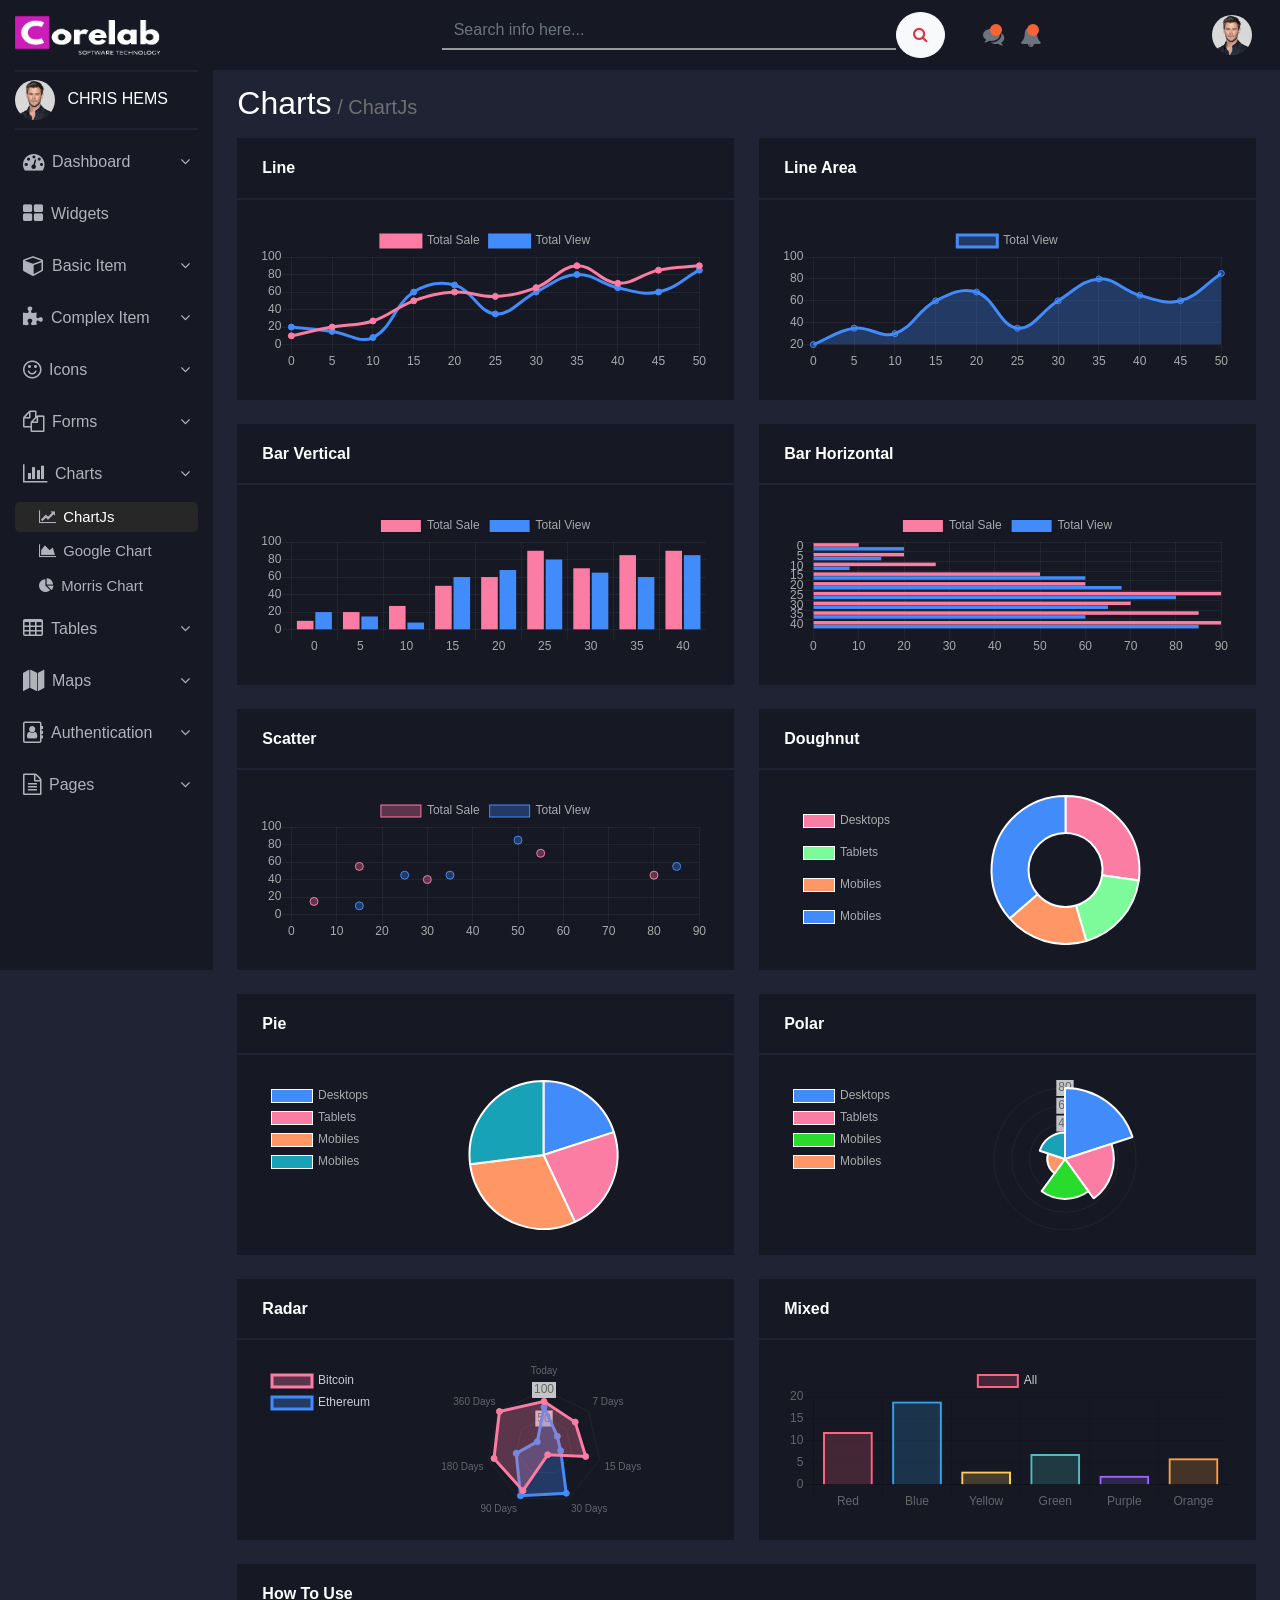
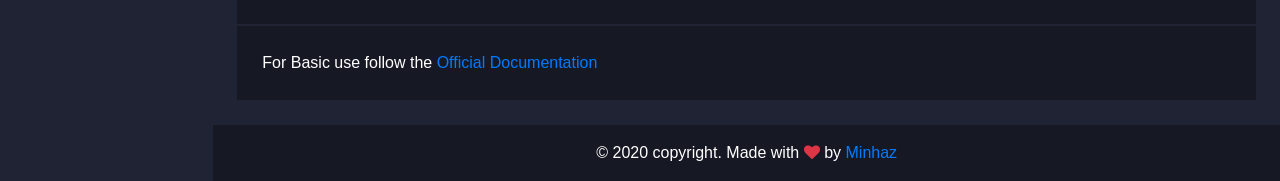
<file: charts/chartJs.html>
<!DOCTYPE html>
<html lang="en">
	<head>
		<meta charset="UTF-8" />
		<meta name="viewport" content="width=device-width, initial-scale=1.0" />
		<title>Chartjs</title>
		<link rel="shortcut icon" href="../Assets/images/fevicon.png" type="image/x-icon" />
		<!-- ================Bootstrap================ -->
		<link
			rel="stylesheet"
			href="https://stackpath.bootstrapcdn.com/bootstrap/4.5.2/css/bootstrap.min.css"
			integrity="sha384-JcKb8q3iqJ61gNV9KGb8thSsNjpSL0n8PARn9HuZOnIxN0hoP+VmmDGMN5t9UJ0Z"
			crossorigin="anonymous"
		/>
		<link
			rel="stylesheet"
			href="https://use.fontawesome.com/releases/v5.14.0/css/all.css"
			integrity="sha384-HzLeBuhoNPvSI5KYnjx0BT+WB0QEEqLprO+NBkkk5gbc67FTaL7XIGa2w1L0Xbgc"
			crossorigin="anonymous"
		/>
		<!-- ================For Icons================ -->
		<link
			rel="stylesheet"
			href="https://cdnjs.cloudflare.com/ajax/libs/font-awesome/4.7.0/css/font-awesome.min.css"
		/>
		<!-- ================Chart.js charts=============== -->
		<script src="https://code.jquery.com/jquery-1.8.2.min.js"></script>
		<!-- ================Custom Css=============== -->
		<link rel="stylesheet" href="../css/main-2.css" />
		<link rel="stylesheet" href="../css/style.css" />
	</head>
	<body>
		<nav class="navbar navbar-expand-md navbar-light padding_x_axis">
			<a href="#" class="pt-0">
				<img src="../Assets/images/icon.png" class="com_icon" />
			</a>
			<button
				class="navbar-toggler ml-auto mt-3 bg-light"
				type="button"
				data-toggle="collapse"
				data-target="#myNavbar"
			>
				<span class="navbar-toggler-icon"></span>
			</button>
			<div class="collapse navbar-collapse" id="myNavbar">
				<div class="container-fluid">
					<div class="row">
						<!-- ============sidebar============ -->
						<div class="col-xl-2 col-lg-3 col-md-4 fixed-left sidebar">
							<div class="bottom-border pb-2 pt-2">
								<img
									src="../Assets/images/profile.png"
									width="40"
									class="rounded-circle mr-2"
								/>
								<a href="#" class="text-white">CHRIS HEMS</a>
							</div>

							<ul class="navbar-nav flex-column down_side accordion text_parent">
								<li
									class="nav-item mt-2"
									data-toggle="collapse"
									data-target="#collapseOne"
								>
									<a
										href="#"
										class="nav-link text-light padding_side_nav_btn mb-1 sidebarLink d-flex justify-content-between"
									>
										<div>
											<i class="fa fa-dashboard fa-lg mr-2"></i>Dashboard
										</div>
										<div><i class="fa fa-angle-down"></i></div>
									</a>
								</li>
								<div class="collapse" id="collapseOne" data-parent=".accordion">
									<div class="Parent">
										<a
											class="dropdown-item sidebarLink mb-1"
											href="../index.html"
											><i class="fa fa-money mr-2"></i> E-Com (Default)</a
										>
										<a
											class="dropdown-item sidebarLink mb-1"
											href="../dashboard/cryptocurrency.html"
											><i class="fa fa-cc mr-2"></i> Cryptocurrency</a
										>
									</div>
								</div>

								<li class="nav-item">
									<a
										href="../widgets/widgets.html"
										class="nav-link text-light padding_side_nav_btn mb-1 sidebarLink"
										><i class="fa fa-th-large fa-lg mr-2"></i>Widgets</a
									>
								</li>

								<li
									class="nav-item"
									data-toggle="collapse"
									data-target="#collapseran"
								>
									<a
										href="#"
										class="nav-link text-light padding_side_nav_btn mb-1 sidebarLink d-flex justify-content-between"
									>
										<div><i class="fa fa-cube fa-lg mr-2"></i>Basic Item</div>
										<div><i class="fa fa-angle-down"></i></div>
									</a>
								</li>
								<div class="collapse" id="collapseran" data-parent=".accordion">
									<div class="Parent">
										<a
											class="dropdown-item sidebarLink mb-1"
											href="../basic_item/accordions.html"
											><i class="fa fa-laptop"></i> Accordions</a
										>
										<a
											class="dropdown-item sidebarLink mb-1"
											href="../basic_item/alerts.html"
											><i class="fa fa-exclamation-triangle"></i> Alerts</a
										>
										<a
											class="dropdown-item sidebarLink mb-1"
											href="../basic_item/badges.html"
											><i class="fa fa-archive"></i> Badges</a
										>
										<a
											class="dropdown-item sidebarLink mb-1"
											href="../basic_item/button.html"
											><i class="fa fa-power-off"></i> Button</a
										>
										<a
											class="dropdown-item sidebarLink mb-1"
											href="../basic_item/dropdown.html"
											><i class="fa fa-arrow-circle-down"></i> Dropdown</a
										>
										<a
											class="dropdown-item sidebarLink mb-1"
											href="../basic_item/media.html"
											><i class="fa fa-play"></i> Media</a
										>
										<a
											class="dropdown-item sidebarLink mb-1"
											href="../basic_item/tooltip-popover.html"
											><i class="fa fa-mouse-pointer"></i> Tooltip &
											Popover</a
										>
										<a
											class="dropdown-item sidebarLink mb-1"
											href="../basic_item/typography.html"
											><i class="fa fa-edit"></i>Typography</a
										>
									</div>
								</div>

								<li
									class="nav-item"
									data-toggle="collapse"
									data-target="#collapseThree"
								>
									<a
										href="#"
										class="nav-link text-light padding_side_nav_btn mb-1 sidebarLink d-flex justify-content-between"
									>
										<div>
											<i class="fa fa-puzzle-piece fa-lg mr-2"></i>Complex
											Item
										</div>
										<div><i class="fa fa-angle-down"></i></div>
									</a>
								</li>
								<div class="collapse" id="collapseThree" data-parent=".accordion">
									<div class="Parent">
										<a
											class="dropdown-item sidebarLink mb-1"
											href="../complex_item/advanced-alert.html"
											><i class="fa fa-exclamation-circle"></i> Advanced
											Alert</a
										>
										<a
											class="dropdown-item sidebarLink mb-1"
											href="../complex_item/clipboard.html"
											><i class="fa fa-clipboard"></i> Clipboard</a
										>
										<a
											class="dropdown-item sidebarLink mb-1"
											href="../complex_item/full-calendar.html"
											><i class="fa fa-calendar"></i> Full Calendar</a
										>
										<a
											class="dropdown-item sidebarLink mb-1"
											href="../complex_item/media-player.html"
											><i class="fa fa-play"></i> Media Player</a
										>
										<a
											class="dropdown-item sidebarLink mb-1"
											href="../complex_item/progress.html"
											><i class="fa fa-spinner"></i> Progress</a
										>
									</div>
								</div>

								<li
									class="nav-item"
									data-toggle="collapse"
									data-target="#collapseFour"
								>
									<a
										href="#"
										class="nav-link text-light padding_side_nav_btn mb-1 sidebarLink d-flex justify-content-between"
									>
										<div><i class="fa fa-smile-o fa-lg mr-2"></i>Icons</div>
										<div><i class="fa fa-angle-down"></i></div>
									</a>
								</li>
								<div class="collapse" id="collapseFour" data-parent=".accordion">
									<div class="Parent">
										<a
											class="dropdown-item sidebarLink mb-1"
											href="../icons/bootstrap-icons.html"
											><i class="fa fa-bold"></i> Bootstrap Icons</a
										>
										<a
											class="dropdown-item sidebarLink mb-1"
											href="../icons/fontawesome.html"
											><i class="fa fa-font-awesome"></i> Fontawesome Icons</a
										>
									</div>
								</div>

								<li
									class="nav-item"
									data-toggle="collapse"
									data-target="#collapseFive"
								>
									<a
										href="#"
										class="nav-link text-light padding_side_nav_btn mb-1 sidebarLink d-flex justify-content-between"
									>
										<div><i class="fa fa-files-o fa-lg mr-2"></i>Forms</div>
										<div><i class="fa fa-angle-down"></i></div>
									</a>
								</li>
								<div class="collapse" id="collapseFive" data-parent=".accordion">
									<div class="Parent">
										<a
											class="dropdown-item sidebarLink mb-1"
											href="../forms/basic elements.html"
											><i class="fa fa-cube"></i> Basic Elements</a
										>
										<a
											class="dropdown-item sidebarLink mb-1"
											href="../forms/checkbox.html"
											><i class="fa fa-check-square"></i> Checkbox</a
										>
										<a
											class="dropdown-item sidebarLink mb-1"
											href="../forms/layout.html"
											><i class="fa fa-list-alt"></i> Layout</a
										>
										<a
											class="dropdown-item sidebarLink mb-1"
											href="../forms/radio.html"
											><i class="fa fa-stop-circle-o"></i> Radio</a
										>
									</div>
								</div>

								<li
									class="nav-item"
									data-toggle="collapse"
									data-target="#collapseSix"
								>
									<a
										href="#"
										class="nav-link text-light padding_side_nav_btn mb-1 sidebarLink d-flex justify-content-between"
									>
										<div><i class="fa fa-bar-chart fa-lg mr-2"></i>Charts</div>
										<div><i class="fa fa-angle-down"></i></div>
									</a>
								</li>
								<div
									class="collapse show"
									id="collapseSix"
									data-parent=".accordion"
								>
									<div class="Parent">
										<a
											class="dropdown-item sidebarLink mb-1 active"
											href="../charts/chartJs.html"
											><i class="fa fa-line-chart"></i> ChartJs</a
										>
										<a
											class="dropdown-item sidebarLink mb-1"
											href="../charts/google-chart.html"
											><i class="fa fa-area-chart"></i> Google Chart</a
										>
										<a
											class="dropdown-item sidebarLink mb-1"
											href="../charts/morris-chart.html"
											><i class="fa fa-pie-chart"></i> Morris Chart</a
										>
									</div>
								</div>

								<li
									class="nav-item"
									data-toggle="collapse"
									data-target="#collapseSeven"
								>
									<a
										href="#"
										class="nav-link text-light padding_side_nav_btn mb-1 sidebarLink d-flex justify-content-between"
									>
										<div><i class="fa fa-table fa-lg mr-2"></i>Tables</div>
										<div><i class="fa fa-angle-down"></i></div>
									</a>
								</li>
								<div class="collapse" id="collapseSeven" data-parent=".accordion">
									<div class="Parent">
										<a
											class="dropdown-item sidebarLink mb-1"
											href="../table/basic-table.html"
											><i class="fa fa-window-maximize"></i> Basic Table</a
										>
										<a
											class="dropdown-item sidebarLink mb-1"
											href="../table/advanced-table.html"
											><i class="fa fa-columns"></i> Advanced Table</a
										>
										<a
											class="dropdown-item sidebarLink mb-1"
											href="../table/responsive.html"
											><i class="fa fa-sticky-note-o"></i> Resonsive Table</a
										>
									</div>
								</div>

								<li
									class="nav-item"
									data-toggle="collapse"
									data-target="#collapseEight"
								>
									<a
										href="#"
										class="nav-link text-light padding_side_nav_btn mb-1 sidebarLink d-flex justify-content-between"
									>
										<div><i class="fa fa-map fa-lg mr-2"></i>Maps</div>
										<div><i class="fa fa-angle-down"></i></div>
									</a>
								</li>
								<div class="collapse" id="collapseEight" data-parent=".accordion">
									<div class="Parent">
										<a
											class="dropdown-item sidebarLink mb-1"
											href="../maps/google-maps.html"
											><i class="fa fa-globe"></i> Google Maps</a
										>
										<a
											class="dropdown-item sidebarLink mb-1"
											href="../maps/vector-maps.html"
											><i class="fa fa-map-o"></i> Vector Maps</a
										>
									</div>
								</div>

								<li
									class="nav-item"
									data-toggle="collapse"
									data-target="#collapseNine"
								>
									<a
										href="#"
										class="nav-link text-light padding_side_nav_btn mb-1 sidebarLink d-flex justify-content-between"
									>
										<div>
											<i class="fa fa-address-book-o fa-lg mr-2"></i
											>Authentication
										</div>
										<div><i class="fa fa-angle-down"></i></div>
									</a>
								</li>
								<div class="collapse" id="collapseNine" data-parent=".accordion">
									<div class="Parent">
										<a
											class="dropdown-item sidebarLink mb-1"
											href="../authentication/login.html"
											><i class="fa fa-sign-in"></i> Log In</a
										>
										<a
											class="dropdown-item sidebarLink mb-1"
											href="../authentication/signup.html"
											><i class="fa fa-sign-out"></i> Sign Up</a
										>
										<a
											class="dropdown-item sidebarLink mb-1"
											href="../authentication/profile.html"
											><i class="fa fa-user-circle-o"></i> Profile</a
										>
									</div>
								</div>

								<li
									class="nav-item"
									data-toggle="collapse"
									data-target="#collapseTen"
								>
									<a
										href="#"
										class="nav-link text-light padding_side_nav_btn mb-1 sidebarLink d-flex justify-content-between"
									>
										<div><i class="fa fa-file-text-o fa-lg mr-2"></i>Pages</div>
										<div><i class="fa fa-angle-down"></i></div>
									</a>
								</li>
								<div class="collapse" id="collapseTen" data-parent=".accordion">
									<div class="Parent">
										<a
											class="dropdown-item sidebarLink mb-1"
											href="../pages/blank.html"
											><i class="fa fa-file-o"></i> Blank</a
										>
										<a
											class="dropdown-item sidebarLink mb-1"
											href="../pages/error.html"
											><i class="fa fa-ban"></i> Error</a
										>
										<a
											class="dropdown-item sidebarLink mb-1"
											href="../pages/pricing.html"
											><i class="fa fa-ticket"></i> Pricing</a
										>
									</div>
								</div>
							</ul>
						</div>
						<!-- ===========sidebar stop============ -->

						<!-- =============top-nav=============== -->
						<div
							class="col-xl-12 col-lg-12 col-md-12 ml-auto fixed-top bg_top_nav py-2 top-navbar"
						>
							<div class="row align-items-center">
								<div class="col-md-4">
									<a href="#"
										><img src="../Assets/images/icon.png" class="front_image"
									/></a>
								</div>
								<div class="col-md-5">
									<form>
										<div class="input-group">
											<input
												type="text"
												class="form-control search-input"
												placeholder="Search info here..."
											/>
											<button
												type="button"
												class="btn btn-light search-button"
												data-toggle="tooltip"
												data-placement="bottom"
												title="Search"
											>
												<i class="fa fa-search text-danger"></i>
											</button>
										</div>
									</form>
								</div>
								<div class="col-md-3">
									<ul class="navbar-nav">
										<li class="nav-item icon-parent">
											<a href="#" class="nav-link icon-bullet">
												<i
													class="fa fa-comments text-muted fa-lg"
													data-toggle="tooltip"
													data-placement="bottom"
													title="Chats"
												></i>
											</a>
										</li>
										<li class="nav-item icon-parent">
											<a href="#" class="nav-link icon-bullet">
												<i
													class="fa fa-bell text-muted fa-lg"
													data-toggle="tooltip"
													data-placement="right"
													title="Notification"
												></i>
											</a>
										</li>
										<li class="nav-item ml-md-auto">
											<div class="ml-auto">
												<div
													class="btn-group btn_m"
													data-toggle="tooltip"
													data-placement="left"
													title="Profile"
												>
													<button
														type="button"
														class="btn dropdown shadow-none"
														data-toggle="dropdown"
													>
														<img
															src="../Assets/images/profile.png"
															height="40px"
															width="40px"
															class="rounded-circle scale_all"
														/>
													</button>
													<div
														class="dropdown-menu dropdown-menu-right box-shadow"
													>
														<a href="../authentication/login.html"
															><button
																class="dropdown-item btn_text"
																type="button"
															>
																<i class="fa fa-sign-out"></i> Sign
																out
															</button></a
														>
													</div>
												</div>
											</div>
										</li>
									</ul>
								</div>
							</div>
						</div>
						<!-- ============stop top-nav========== -->
					</div>
				</div>
			</div>
		</nav>

		<div class="col-xl-10 col-lg-9 col-md-8 ml-auto bismillah">
			<div class="container-fluid allButFooter">
				<section>
					<div class="row">
						<div class="col-12">
							<div>
								<h2 class="px py">
									Charts<span class="Breadcrumb"> / ChartJs</span>
								</h2>
							</div>
						</div>
						<!-- Line start -->
						<div class="col-xl-6 col-lg-6 col-md-12 col-12 mb-4 rx_padding">
							<div class="box content_bg">
								<div class="box-head content_bg">
									<h4 class="title content_bg">Line</h4>
								</div>
								<div class="box-body content_bg">
									<div class="example-chartjs">
										<canvas id="example-chartjs-line"></canvas>
									</div>
								</div>
							</div>
						</div>
						<!-- Line End -->

						<!-- Line Area Start -->
						<div class="col-xl-6 col-lg-6 col-md-12 col-12 mb-4 lx_padding">
							<div class="box content_bg">
								<div class="box-head content_bg">
									<h4 class="title content_bg">Line Area</h4>
								</div>
								<div class="box-body content_bg">
									<div class="example-chartjs">
										<canvas id="example-chartjs-lineArea"></canvas>
									</div>
								</div>
							</div>
						</div>
						<!-- Line Area End -->

						<!-- Bar Vertical Start -->
						<div class="col-xl-6 col-lg-6 col-md-12 col-12 mb-4 rx_padding">
							<div class="box content_bg">
								<div class="box-head content_bg">
									<h4 class="title content_bg">Bar Vertical</h4>
								</div>
								<div class="box-body content_bg">
									<div class="example-chartjs">
										<canvas id="example-chartjs-barV"></canvas>
									</div>
								</div>
							</div>
						</div>
						<!-- Bar Vertical End -->

						<!-- Bar Horizontal Start -->
						<div class="col-xl-6 col-lg-6 col-md-12 col-12 mb-4 lx_padding">
							<div class="box content_bg">
								<div class="box-head content_bg">
									<h4 class="title content_bg">Bar Horizontal</h4>
								</div>
								<div class="box-body content_bg">
									<div class="example-chartjs">
										<canvas id="example-chartjs-barH"></canvas>
									</div>
								</div>
							</div>
						</div>
						<!-- Bar Horizontal End -->

						<!-- Scatter Start -->
						<div class="col-xl-6 col-lg-6 col-md-12 col-12 mb-4 rx_padding">
							<div class="box content_bg">
								<div class="box-head content_bg">
									<h4 class="title content_bg">Scatter</h4>
								</div>
								<div class="box-body content_bg">
									<div class="example-chartjs">
										<canvas id="example-chartjs-scatter"></canvas>
									</div>
								</div>
							</div>
						</div>
						<!-- Scatter End -->

						<!-- Doughnut Start -->
						<div class="col-xl-6 col-lg-6 col-md-12 col-12 mb-4 lx_padding">
							<div class="box content_bg">
								<div class="box-head content_bg">
									<h4 class="title content_bg">Doughnut</h4>
								</div>
								<div class="box-body content_bg">
									<div class="example-chartjs">
										<canvas id="example-chartjs-doughnut"></canvas>
									</div>
								</div>
							</div>
						</div>
						<!-- Doughnut End -->

						<!-- Pie Start -->
						<div class="col-xl-6 col-lg-6 col-md-12 col-12 mb-4 rx_padding">
							<div class="box content_bg">
								<div class="box-head content_bg">
									<h4 class="title content_bg">Pie</h4>
								</div>
								<div class="box-body content_bg">
									<div class="example-chartjs">
										<canvas id="example-chartjs-pie"></canvas>
									</div>
								</div>
							</div>
						</div>
						<!-- Pie End -->

						<!-- Polar Start -->
						<div class="col-xl-6 col-lg-6 col-md-12 col-12 mb-4 lx_padding">
							<div class="box content_bg">
								<div class="box-head content_bg">
									<h4 class="title content_bg">Polar</h4>
								</div>
								<div class="box-body content_bg">
									<div class="example-chartjs">
										<canvas id="example-chartjs-polar"></canvas>
									</div>
								</div>
							</div>
						</div>
						<!-- Polar End -->

						<!-- Radar Start -->
						<div class="col-xl-6 col-lg-6 col-md-12 col-12 mb-4 rx_padding">
							<div class="box content_bg">
								<div class="box-head content_bg">
									<h4 class="title content_bg">Radar</h4>
								</div>
								<div class="box-body content_bg">
									<div class="example-chartjs">
										<canvas id="example-chartjs-radar"></canvas>
									</div>
								</div>
							</div>
						</div>

						<!-- Mixed Start -->
						<div class="col-xl-6 col-lg-6 col-md-12 col-12 mb-4 lx_padding">
							<div class="box content_bg">
								<div class="box-head content_bg">
									<h4 class="title content_bg">Mixed</h4>
								</div>
								<div class="box-body content_bg">
									<div class="example-chartjs">
										<canvas id="example-chartjs-mixed"></canvas>
									</div>
								</div>
							</div>
						</div>

						<div class="col-12 mb-3">
							<div class="box content_bg">
								<div class="box-head content_bg">
									<h4 class="title content_bg">How To Use</h4>
								</div>
								<div class="box-body content_bg">
									<p class="mb-0">
										For Basic use follow the
										<a class="text-primary" href="https://www.chartjs.org/"
											>Official Documentation</a
										>
									</p>
								</div>
							</div>
						</div>
					</div>
				</section>
			</div>
			<footer class="content_bg">
				<div class="container-fluid">
					<div class="row">
						<div class="col-lg-12 text-center mt-3">
							<p>
								&copy; 2020 copyright. Made with
								<i class="fa fa-heart text-danger"></i> by
								<a href="https://github.com/Sharif-Minhaz" class="text-primary"
									>Minhaz</a
								>
							</p>
						</div>
					</div>
				</div>
			</footer>
		</div>

		<!-- ==============Bootstrap script============= -->
		<script
			src="https://code.jquery.com/jquery-3.5.1.slim.min.js"
			integrity="sha384-DfXdz2htPH0lsSSs5nCTpuj/zy4C+OGpamoFVy38MVBnE+IbbVYUew+OrCXaRkfj"
			crossorigin="anonymous"
		></script>
		<script
			src="https://cdn.jsdelivr.net/npm/popper.js@1.16.1/dist/umd/popper.min.js"
			integrity="sha384-9/reFTGAW83EW2RDu2S0VKaIzap3H66lZH81PoYlFhbGU+6BZp6G7niu735Sk7lN"
			crossorigin="anonymous"
		></script>
		<script
			src="https://stackpath.bootstrapcdn.com/bootstrap/4.5.2/js/bootstrap.min.js"
			integrity="sha384-B4gt1jrGC7Jh4AgTPSdUtOBvfO8shuf57BaghqFfPlYxofvL8/KUEfYiJOMMV+rV"
			crossorigin="anonymous"
		></script>
		<!-- =================Main script===============  -->
		<script src="../js/style.js"></script>
		<script src="../Assets/Plugins/Chart.min.js"></script>
		<script src="../Assets/Plugins/chartjs.active.js"></script>
	</body>
</html>
</file>
<file: css/main-2.css>
* {
    margin: 0;
    padding: 0;
    color: white;
}  
body {
    background: #202334;
    font-family: "Open Sans", sans-serif;
}
/* ==============footer start============ */
.allButFooter {
    min-height: calc(100vh - 60px); 
} 
/* ===============footer stop============ */
.m-body {
    flex: 1 1 auto;
    min-height: 1px;
    padding: 1.25rem;
}
.body_bg {
    background: #202334;
}
.light_black {
    background: #202334 !important;
    outline: none;
    border: none !important;
    color: #aac6df !important;
}
.light_black:focus {
    background: #202334 !important;
    outline: none !important;
    border: none !important;
    color:  #aac6df !important;
}
.light_black_bs {
    background: #202334 !important;
    outline: none;
    border: none !important;
    color: #beb9b9 !important;
}
.light_black_bs:focus {
    background: #202334 !important;
    outline: none !important;
    box-shadow: -0.1px -0.2px 1px 1px #4976f1;
    border: none !important;
    color: #b9bfdf !important;
}
.light_black_bs_bg {
    background: #161824 !important;
    outline: none;
    border: none !important;
    color: #beb9b9 !important;
}
.light_black_bs_bg:focus {
    background: #161824 !important;
    outline: none !important;
    box-shadow: -0.1px -0.2px 1px 1px #4976f1;
    border: none !important;
    color: #b9bfdf !important;
}
.disable_black {
    background: #333853 !important;
    outline: none;
    border: none !important;
}
.content_bg {
    background: #161824;
}
.lines {
    background: #202334;
    border: none;
}
.lines:focus {
    background: #202334;
    border: none;
    outline: 1px solid rgb(48, 66, 105);
}
.light_white {
    color: #8b8d9b;
}
.single_content {
    width: 100%;
    padding-right: 15px;
    padding-left: 15px;
    margin: auto;
    margin-left: 3px;
    margin-right: 3px;
}
.double_content {
    width: 100%;
    padding-right: 15px;
    padding-left: 15px;
    margin: auto;
}
a {
    text-decoration: none !important;
}
section {
    padding: 15px;
}
hr {
    width: auto;
    height: 1px;  
    background: white;
}
.box {
    word-wrap: break-word;
    background-color: #fafafa;
}  
.box .box-head .title {
    font-size: 16px;
    font-weight: 600;
    margin: 0;
} 
.box .box-head p {
    margin-top: 5px;
}
.box .box-body {
    padding: 25px;
} 
.box .box-head {
    padding: 20px 25px;
    border-bottom: 2px solid #202334;
}
.box .box-foot {
    padding: 0 25px 25px;
}
.card-body {
    border-bottom: 4px solid #161824;
    
}
section .row .col-12 div .px {
    padding: 3px 0px;
}
.row .col-12 div .Breadcrumb {
    font-size: 20px;
    color: rgb(112, 111, 111);
}
/* ====================badge==================== */
.alert-outline-primary {
    outline: 2px solid #007BFF;
    color: #007BFF;
}
.alert-outline-secondary {
    outline: 2px solid #6C757D;
    color: #6C757D;
}
.alert-outline-success {
    outline: 2px solid #28A745;
    color: #28A745;
}
.alert-outline-info {
    outline: 2px solid #17A2B8;
    color: #17A2B8;
}
.alert-outline-dark {
    outline: 2px solid #343A40;
    color: #343A40;
}
.alert-outline-light {
    outline: 2px solid white;
    color: azure;
}
.alert-outline-warning {
    outline: 2px solid #FFC107;
    color: #FFC107;
}
.alert-outline-danger {
    outline: 2px solid #DC3545;
    color: #DC3545;
}
.text-sample {
    color: rgb(59, 46, 236);
}
.button-box {
    width: 40px;
    height: 40px;
    padding: 7px 5px;
    text-align: center;
}
.container-fluid section .row .col-12 .box .icon_text button {
    margin-bottom: 0.5rem;
    margin-right: 0.3rem;
}
.container-fluid section .row .col-12 .box .icon_text button i {
    margin-right: .3rem;
}
.container-fluid section .row .col-12 .box .icon_text2 button {
    margin-bottom: 0.5rem;
    margin-right: 0.3rem;
}
.container-fluid section .row .col-12 .box .icon_text2 button i {
    margin-right: 0;
}
.p_b {
    padding-bottom: 3px !important;
}
.col-lg-6 div .s-heading p {
    color: #6D829B;
}
.col-lg-4 .box .box-body .u-selector li {
    color: #6D829B;
}
#calendar {
    color: black;
}
.col-12 .box .box-body audio {
    margin-bottom: 5.5px;
}
/* ------------Advanced alert------------- */
.button {
    display: inline-block;
    font-weight: 400;
    color: #212529;
    text-align: center;
    vertical-align: middle;
    -webkit-user-select: none;
    -moz-user-select: none;
    -ms-user-select: none;
    user-select: none;
    background-color: transparent;
    border: 1px solid transparent;
    padding: .375rem .75rem;
    font-size: 1rem;
    line-height: 1.5;
    border-radius: .25rem;
    transition: color .15s ease-in-out,background-color .15s ease-in-out,border-color .15s ease-in-out,box-shadow .15s ease-in-out;
}
.button-primary {
    color: #fff;
    background-color: #007bff;
    border-color: #007bff;
}
.button-secondary {
    color: #fff;
    background-color: #6c757d;
    border-color: #6c757d;
}
.button-warning {
    color: #fff;
    background-color: #ffc107;
    border-color: #ffc107;
}
.button-danger {
    color: #fff;
    background-color: #dc3545;
    border-color: #dc3545;
}
.button-info {
    color: #fff;
    background-color: #17a2b8;
    border-color: #17a2b8;
}
.button-success {
    color: #fff;
    background-color: #28a745;
    border-color: #28a745;
}
.button-dark {
    color: #fff;
    background-color: #343a40;
    border-color: #343a40;
}
.ok {
    color: white;
    background-color: rgb(197, 46, 197) !important;
}
.ok:hover {
    color: white;
    background-color: rgb(209, 37, 209) !important;
    cursor:  pointer;
}
.cancel {
    color: white;
    background-color: rgb(228, 27, 27);
}
.cancel:hover {
    color: white;
    background-color: rgb(228, 39, 32) !important;
    cursor:  pointer;
}
.confirm {
    color: white;
    background-color: green;
}
.confirm:hover {
    color: white;
    background-color: green !important;
    cursor:  pointer;
}
.search {
    color: white;
    background-color: rgb(20, 203, 209);
}
.search:hover {
    color: white;
    background-color: rgb(20, 203, 209) !important;
    cursor:  pointer;
}
.input_option {
    color:black !important;
}
@media(max-width:575px){
    .mb-0 {
        margin-bottom: .5rem !important;
    }
}
/* ==========================progress====================== */
.progress.progress-round {
    border-radius: 60px;
}
/* ---------------------------icons------------------------ */
.icon-list-wrap a {
    display: -webkit-box;
    display: -webkit-flex;
    display: -ms-flexbox;
    display: flex;
    -webkit-box-align: center;
    -webkit-align-items: center;
    -ms-flex-align: center;
    align-items: center;
}
.icon-list-wrap img {
    display: -webkit-box;
    display: -webkit-flex;
    display: -ms-flexbox;
    display: inline-flex;
    -webkit-box-align: center;
    -webkit-align-items: center;
    -ms-flex-align: center;
    align-items: center;
}
.icon-list-wrap {
    border-top: 1px solid #202334;
    border-left: 1px solid #202334;
}
.no-gutters {
    margin-left: 0;
    margin-right: 0;
}
.icon-list-wrap [class*="col-"] {
    padding: 10px 15px !important;
    border-bottom: 1px solid #202334;
    border-right: 1px solid #202334;
    color: #6e9dd3;
}
.lime-success {
    background-color: #182C25;
}
.text_color {
    color: #4298FA !important;
}
.icon_color {
    color: #4298fa !important;
}
.text_size_color {
    margin-right: 6px;
    height: 20px;
    width: 20px;
}
.j {
    width: 100%;
    padding-bottom: 36px;
}
/* -----------------checkbox-------------- */
/*Checkbox One*/
.gov-checkbox {
    display: block;
    position: relative;
    padding-left: 25px;
    line-height: 18px;
    min-width: 18px;
    min-height: 18px;
    cursor: default;
  }
  
.gov-checkbox input {
    position: absolute;
    left: 0;
    top: 50%;
    -webkit-transform: translateY(-50%);
        -ms-transform: translateY(-50%);
            transform: translateY(-50%);
    opacity: 0;
    width: 18px;
    height: 18px;
    visibility: hidden;
}
  
.gov-checkbox input:checked + .icon {
    background-color: #428bfa;
    border-color: #428bfa;
}
  
.gov-checkbox input:checked + .icon::before {
    opacity: 1;
}
  
.gov-checkbox .icon {
    width: 18px;
    height: 18px;
    display: block;
    position: absolute;
    left: 0;
    top: 50%;
    -webkit-transform: translateY(-50%);
        -ms-transform: translateY(-50%);
            transform: translateY(-50%);
    border: 2px solid #bbbbbb;
    border-radius: 2px;
    -webkit-transition: all 0.3s ease 0s;
    -o-transition: all 0.3s ease 0s;
    transition: all 0.3s ease 0s;
}
  
.gov-checkbox .icon::before {
    content: "✔";
    font-family: "Material-Design-Iconic-Font";
    display: block;
    position: absolute;
    left: 0;
    top: 0;
    font-size: 14px;
    line-height: 14px;
    width: 100%;
    text-align: center;
    color: #ffffff;
    opacity: 0;
    margin-left: -1px;
    -webkit-transition: all 0.3s ease 0s;
    -o-transition: all 0.3s ease 0s;
    transition: all 0.3s ease 0s;
}
  
.gov-checkbox.primary input:checked + .icon {
    background-color: #428bfa;
    border-color: #428bfa;
}
  
.gov-checkbox.secondary input:checked + .icon {
    background-color: #fb7da4;
    border-color: #fb7da4;
}
  
.gov-checkbox.success input:checked + .icon {
    background-color: #29db2d;
    border-color: #29db2d;
}
  
.gov-checkbox.danger input:checked + .icon {
    background-color: #fd427c;
    border-color: #fd427c;
}
  
.gov-checkbox.warning input:checked + .icon {
    background-color: #ff9666;
    border-color: #ff9666;
}
  
.gov-checkbox.info input:checked + .icon {
    background-color: #17a2b8 !important;
    border-color: #17a2b8 !important;
}
  
  /*Checkbox Two*/
.gov-checkbox-2 {
    display: block;
    position: relative;
    padding-left: 25px;
    line-height: 18px;
    margin: 0;
    margin-bottom: 8px;
    cursor: default;
}
  
.gov-checkbox-2 input {
    position: absolute;
    left: 0;
    top: 50%;
    -webkit-transform: translateY(-50%);
        -ms-transform: translateY(-50%);
            transform: translateY(-50%);
    opacity: 0;
    width: 18px;
    height: 18px;
    visibility: hidden;
}
  
.gov-checkbox-2 input:checked + .icon {
    border-color: #428bfa;
}
  
.gov-checkbox-2 input:checked + .icon::before {
    background-color: #428bfa;
}
  
.gov-checkbox-2 .icon {
    width: 18px;
    height: 18px;
    display: block;
    position: absolute;
    left: 0;
    top: 50%;
    -webkit-transform: translateY(-50%);
        -ms-transform: translateY(-50%);
            transform: translateY(-50%);
    border: 2px solid #bbbbbb;
    -webkit-transition: all 0.3s ease 0s;
    -o-transition: all 0.3s ease 0s;
    transition: all 0.3s ease 0s;
}
  
.gov-checkbox-2 .icon::before {
    content: "";
    display: block;
    position: absolute;
    left: 3px;
    top: 3px;
    width: 8px;
    height: 8px;
    background-color: #aaaaaa;
    -webkit-transition: all 0.3s ease 0s;
    -o-transition: all 0.3s ease 0s;
    transition: all 0.3s ease 0s;
}
  
.gov-checkbox-2.primary input:checked + .icon {
    border-color: #428bfa;
}
  
.gov-checkbox-2.primary input:checked + .icon::before {
    background-color: #428bfa;
}
  
.gov-checkbox-2.secondary input:checked + .icon {
    border-color: #fb7da4;
}
  
.gov-checkbox-2.secondary input:checked + .icon::before {
    background-color: #fb7da4;
}
  
.gov-checkbox-2.success input:checked + .icon {
    border-color: #29db2d;
}
  
.gov-checkbox-2.success input:checked + .icon::before {
    background-color: #29db2d;
}
  
.gov-checkbox-2.danger input:checked + .icon {
    border-color: #fd427c;
}
  
.gov-checkbox-2.danger input:checked + .icon::before {
    background-color: #fd427c;
}
  
.gov-checkbox-2.warning input:checked + .icon {
    border-color: #ff9666;
}
  
.gov-checkbox-2.warning input:checked + .icon::before {
    background-color: #ff9666;
}
  
.gov-checkbox-2.info input:checked + .icon {
    border-color: #17a2b8;
}
  
.gov-checkbox-2.info input:checked + .icon::before {
    background-color: #17a2b8 !important;
}
/* ----------------------radio----------------------------- */
/*Radio One*/
.gov-radio {
    display: block;
    position: relative;
    padding-left: 25px;
    line-height: 18px;
    margin: 0;
    cursor: default;
}
  
.gov-radio input {
    position: absolute;
    left: 0;
    top: 50%;
    -webkit-transform: translateY(-50%);
        -ms-transform: translateY(-50%);
            transform: translateY(-50%);
    opacity: 0;
    width: 18px;
    height: 18px;
    visibility: hidden;
}
  
.gov-radio input:checked + .icon {
    border-color: #428bfa;
}
  
.gov-radio input:checked + .icon::before {
    background-color: #428bfa;
}
  
.gov-radio .icon {
    width: 18px;
    height: 18px;
    display: block;
    border-radius: 50%;
    position: absolute;
    left: 0;
    top: 50%;
    -webkit-transform: translateY(-50%);
        -ms-transform: translateY(-50%);
            transform: translateY(-50%);
    border: 2px solid #bbbbbb;
    -webkit-transition: all 0.3s ease 0s;
    -o-transition: all 0.3s ease 0s;
    transition: all 0.3s ease 0s;
}
  
.gov-radio .icon::before {
    content: "";
    display: block;
    border-radius: 50%;
    position: absolute;
    left: 3px;
    top: 3px;
    width: 8px;
    height: 8px;
    background-color: #aaaaaa;
    -webkit-transition: all 0.3s ease 0s;
    -o-transition: all 0.3s ease 0s;
    transition: all 0.3s ease 0s;
}
  
.gov-radio.primary input:checked + .icon {
    border-color: #428bfa;
}
  
.gov-radio.primary input:checked + .icon::before {
    background-color: #428bfa;
}
  
.gov-radio.secondary input:checked + .icon {
    border-color: #fb7da4;
}
  
.gov-radio.secondary input:checked + .icon::before {
    background-color: #fb7da4;
}
  
.gov-radio.success input:checked + .icon {
    border-color: #29db2d;
}
  
.gov-radio.success input:checked + .icon::before {
    background-color: #29db2d;
}
  
.gov-radio.danger input:checked + .icon {
    border-color: #fd427c;
}
  
.gov-radio.danger input:checked + .icon::before {
    background-color: #fd427c;
}
  
.gov-radio.warning input:checked + .icon {
    border-color: #ff9666;
}
  
.gov-radio.warning input:checked + .icon::before {
    background-color: #ff9666;
}
  
.gov-radio.info input:checked + .icon {
    border-color: #17a2b8;
}
  
.gov-radio.info input:checked + .icon::before {
    background-color: #17a2b8;
}
  
/*Radio Two*/
.gov-radio-2 {
    display: block;
    position: relative;
    padding-left: 25px;
    line-height: 18px;
    margin: 0;
    cursor: default;
}
  
.gov-radio-2 input {
    position: absolute;
    left: 0;
    top: 50%;
    -webkit-transform: translateY(-50%);
        -ms-transform: translateY(-50%);
            transform: translateY(-50%);
    opacity: 0;
    width: 18px;
    height: 18px;
    visibility: hidden;
}
  
.gov-radio-2 input:checked + .icon {
    background-color: #428bfa;
}
  
.gov-radio-2 input:checked + .icon::before {
    -webkit-transform: scale(1);
        -ms-transform: scale(1);
            transform: scale(1);
    opacity: 1;
}
  
.gov-radio-2 .icon {
    width: 18px;
    height: 18px;
    display: block;
    border-radius: 50%;
    position: absolute;
    left: 0;
    top: 50%;
    -webkit-transform: translateY(-50%);
        -ms-transform: translateY(-50%);
            transform: translateY(-50%);
    background-color: #cccccc;
    -webkit-transition: all 0.3s ease 0s;
    -o-transition: all 0.3s ease 0s;
    transition: all 0.3s ease 0s;
}
  
.gov-radio-2 .icon::before {
    content: "";
    display: block;
    border-radius: 50%;
    position: absolute;
    left: 5px;
    top: 5px;
    width: 8px;
    height: 8px;
    background-color: #ffffff;
    opacity: 0;
    -webkit-transform: scale(3);
        -ms-transform: scale(3);
            transform: scale(3);
    -webkit-transition: all 0.3s ease 0s;
    -o-transition: all 0.3s ease 0s;
    transition: all 0.3s ease 0s;
}
  
.gov-radio-2.primary input:checked + .icon {
    background-color: #428bfa;
}
  
.gov-radio-2.secondary input:checked + .icon {
    background-color: #fb7da4;
}
  
.gov-radio-2.success input:checked + .icon {
    background-color: #29db2d;
}
  
.gov-radio-2.danger input:checked + .icon {
    background-color: #fd427c;
}
  
.gov-radio-2.warning input:checked + .icon {
    background-color: #ff9666;
}
  
.gov-radio-2.info input:checked + .icon {
    background-color: #17a2b8;
}
.gov-radio {
    margin-bottom: 0.5rem;
    color: #6e9dd3;
}
.gov-radio-2 {
    margin-bottom: 0.5rem;
    color: #6e9dd3;
}
/* ---------------------Table------------------ */
.table-bordered thead th {
    border-bottom: 2px solid #DEE2E6 !important;
    border-top: 2px solid #DEE2E6 !important;
}
.t-b-2 thead th {
    border-bottom: 2px solid #454D55 !important;
    border-top: 2px solid #454D55 !important;
}
.table thead th {
    vertical-align: bottom;
    border-bottom: 2px solid #202334;
}
.table td, .table th {
    padding: .75rem;
    vertical-align: top;
    border-top: 1px solid #202334;
}
.table-bordered {
    border: 1px solid #dee2e6 !important;
}
.table-sm * {
    padding: 5px 9px !important;
}
/* --------------------Charts------------------ */
body.chart-text svg text {
    fill: #aaaaaa !important;
}
/* --------------------vmap-------------------- */
.vmap, .google-map {
    width: 100%;
    height: 400px;
}
  
@media only screen and (max-width: 767px) {
    .vmap, .google-map {
      height: 320px;
    }
}
  
@media only screen and (max-width: 575px) {
    .vmap, .google-map {
      height: 250px;
    }
}
  
@media only screen and (max-width: 479px) {
    .vmap, .google-map {
      height: 200px;
    }
}
  
/*---------Vmap Pin--------*/
.vmap-pin {
    position: relative;
}
  
.vmap-pin .pin {
    width: 13px;
    height: 13px;
    background-color: #ec5151;
    border: 2px solid #ffffff;
    border-radius: 50%;
}
  
.vmap-pin .signal, .vmap-pin .signal2 {
    width: 60px;
    height: 60px;
    pointer-events: none;
    border-radius: 200px;
    position: absolute;
    left: -24px;
    top: -24px;
    opacity: 0;
    -webkit-animation: vmapPinSignal cubic-bezier(0, 0.55, 0.55, 1) 2s;
            animation: vmapPinSignal cubic-bezier(0, 0.55, 0.55, 1) 2s;
    -webkit-animation-fill-mode: forwards;
            animation-fill-mode: forwards;
    -webkit-animation-delay: 0.78s;
            animation-delay: 0.78s;
    -webkit-animation-iteration-count: infinite;
            animation-iteration-count: infinite;
    background-color: #000000;
}
  
.vmap-pin .signal2 {
    -webkit-animation-delay: 1s;
    animation-delay: 1s;
}
  
  @-webkit-keyframes vmapPinSignal {
    0% {
      opacity: 0;
      -webkit-transform: scale(0);
      transform: scale(0);
    }
    1% {
      opacity: 0.1;
    }
    20% {
      opacity: 0.1;
    }
    60% {
      -webkit-transform: scale(1);
      transform: scale(1);
      opacity: 0;
    }
}
  
@keyframes vmapPinSignal {
    0% {
      opacity: 0;
      -webkit-transform: scale(0);
      transform: scale(0);
    }
    1% {
      opacity: 0.1;
    }
    20% {
      opacity: 0.1;
    }
    60% {
      -webkit-transform: scale(1);
      transform: scale(1);
      opacity: 0;
    }
}
/* --------------Authentication------------- */
.mb-ex {
    margin-bottom: 32px;
}
.image-avator {
    position: relative;
}
.main_pp {
    border: 6px solid rgb(0, 89, 255);
    position: absolute;
    top: 43%;
    left: 50%;
    margin-left: -77px;
}
.camera-p {
    padding-left: 5.3px;
    padding-top: 4.3px;
}
.camera-p:hover {
    cursor: pointer;
}
.status-edit {
    position: absolute;
    bottom: 0px;
    top: 177px;
    left: 50%;
    margin-left: 42px;
    background: #ece0e0;
    border: 3px solid rgb(99, 97, 97);
    height: 38px;
    width: 38px;
    border-radius: 50%;
}
.status-edit2 {
    float: right;
    margin: 5px;
    background: #ece0e0;
    border: 3px solid rgb(99, 97, 97);
    height: 38px;
    width: 38px;
    border-radius: 50%;
}
.bg-prfile {
    background: url(../Assets/images/th.png);    
    height: 200px;
    width: 100%;
    background-repeat: no-repeat;
    background-size: cover;
}
.info {
    background: rgb(248, 239, 239);
    padding-top: 7px;
    padding-bottom: 16px;
}
.text-p {
    margin-top: 34px;
}
.table_bottom_p {
    margin-bottom: -5px !important;
}
/* -----------Authentication stop------------- */
/* -------------------pages------------------- */
.p_relative {
    position: relative;
}
.p_notfound {
    width: 400px;
    height: auto;
    text-align: center;
}
.image-x {
    position: absolute;
    left: 50%;
    margin-left: -202px;
    top: 50%;
    margin-top: 100px;
    /* margin: auto;
    vertical-align: middle !important; */
}

.error-btn {
    margin-top: 10px;
    font-size: 21px;
    color: white;
    background: #E24A4B;
    padding: 4px 17px;
    border-radius: 75px;
    outline: none !important;
} 
.text_d {
    font-weight: bold;
    margin-top: 14px;
    text-align: center;
    font-size: 29px;
    text-transform: uppercase;
}
.text_d_2 {
    padding-top: 3px;
    text-align: center;
    font-size: 15px;
}
/* -----------------pages stop---------------- */
/* ---------------Pricing plan---------------- */

.basic_bg {
    background: #0074D9;
    font-size: 28px;
    padding: 6px;
    color: white;
}
.basic_round {
    background: #202334;
    display: inline-block;
    padding: 39px;
    color: white;
    border-radius: 50%;
    padding-top: 57px;
    border-bottom: none;
    margin: 17px 26px;
}
.month {
    font-size: 21px;
    color: white;
}
.price {
    font-size: 40px;
    color: white;
    margin-bottom: 0px !important;
}
.buy_btn {
    padding: 9px 41px;
    color: #0074D9;
    font-weight: bold;
    border: 2px groove #0074D9;
}
.m-p-b {
    border-bottom: none;
}
.list-group-flush {
    font-weight: bold;
    margin: 0px 10px;
}
.card_hover {
    transition: all 0.5s;
    text-shadow: 1px 2px 1px rgb(0, 119, 255);
}
.card_hover:hover {
    transform: scale(1.05);
}
/* card2 */
.basic_bg2 {
    background: #1ca56c;
    font-size: 28px;
    padding: 6px;
    color: white;
}
.basic_round2 {
    background: #202334;
    display: inline-block;
    padding: 39px;
    color: white;
    border-radius: 50%;
    padding-top: 57px;
    border-bottom: none;
    margin: 17px 26px;
}
.buy_btn2 {
    padding: 9px 41px;
    color: #1ca56c;
    font-weight: bold;
    border: 2px groove #1ca56c;
}
.buy_btn2:hover {
    background: #1ca56c;
    border: 2px groove #1ca56c;
}
/* card3 */
.basic_bg3 {
    background: #E91E63;
    font-size: 28px;
    padding: 6px;
    color: white;
}
.basic_round3 {
    background: #202334;
    display: inline-block;
    padding: 39px;
    color: white;
    border-radius: 50%;
    padding-top: 57px;
    border-bottom: none;
    margin: 17px 26px;
}
.buy_btn3 {
    padding: 9px 41px;
    color: #E91E63;
    font-weight: bold;
    border: 2px groove #E91E63;
}
.buy_btn3:hover {
    background: #E91E63;
    border: 2px groove #E91E63;
}
.card_design {
    background: #161824;
    border-bottom: none;
}
.card_design-pro {
    position: relative;
    background: #161824;
    border-bottom: none;
}
.recommend_badge {
    position: absolute;
    top: -55px;
    left: 208px;
    height: 97px;
    width: 97px;
}
.list-group-flush li {
    background: #161824 !important;
    color: #95a2c5;
    border: 1px solid #202334;
    transition: all 0.3s;
}
.list-group-flush li:hover {
    text-shadow: 2px 2px 2px rgb(74, 74, 219);
}
.list-group-flush>.list-group-item {
    border-width: 0 0 2px;
}
.lgi-mt {
    border-top: 2px solid #202334 !important;
}
/* -------------Pricing plan stop------------- */
</file>
<file: css/style.css>
* {
    margin: 0;
    padding: 0;
}
.bg_body {
    background: #202334;
}
.bg_top_nav {
    background: #161824;
}
a {
    text-decoration: none !important;
}
.light-primary {
    background: #337AB7;
}
.light-success {
    background: #5CB85C;
}
.light-warning {
    background: #F0AD4E;
}
.light-info {
    background: #337AB7;
}
.light-danger {
    background: #D9534F;
}
.double-light-info {
    background: #53A7CB;
}
/* ==================scrollbar=============== */
/* width */
::-webkit-scrollbar {
  width: 9px;
}

/* Track */
::-webkit-scrollbar-track {
  box-shadow: inset 0 0 5px grey; 
  height: 10px;
  border-radius: 10px;
}
 
/* Handle */
::-webkit-scrollbar-thumb {
  background: rgb(119, 110, 110); 
  border-radius: 10px;
}


/* Handle on hover */
::-webkit-scrollbar-thumb:hover {
  background: #bbb7b7; 
}
/* ================scrollbar stop============== */

/* ===============side nav start============ */
.fixed-left {
    position: absolute;
    top: 0;
    right: 0;
    left: 0;
    z-index: 1030;
}
.sidebar {
    position: fixed;
    height: 100%;
    margin-top: 70px;
    background: #161824;
    overflow-y: auto;
}
.padding_side_nav_btn {
    padding: 12px 0px;
}
.bottom-border {
    border-bottom:  2px solid #202334; 
    border-top:  2px solid #202334; 
}
.sidebarLink {
    transition: all 0.4s;
    color: white !important;
}
.sidebarLink:hover {
    background-color: #444;
    border-radius: 5px;
    color: white !important;
}
.sidebarLink:active {
    background-color: #444;
    border-radius: 5px;
    transform: translateY(3px);
    color: white !important;
}
.sidebarLink:focus {
    background-color: rgb(39, 39, 39);
    border-radius: 5px;
    color: white !important;
}
.Parent *{
    font-size: 0.93rem;
}
.text_parent *{
    color: #b1b3bb !important;
}
.nav_img {
    border-radius: 100%;
}
.down_side {
    margin-bottom: 79px;
}
.collapse .Parent a i {
    margin-right: 3px !important;
}
.dropdown-item.active, .dropdown-item:active {
    background-color: rgb(39, 39, 39);
    border-radius: 5px;
    color: white !important;
}
.active:focus {
    background-color: rgb(39, 39, 39) !important;
    border-radius: 5px;
    color: white !important;
}
/* ===============side nav stop============ */
/* ------------------TOP NAV----------------- */

.btn_m {
    margin-left: 0;
}
.search-input {
    background: transparent;
    border: none;
    border-radius: 0;
    border-bottom: 2px solid #999;
    transition: all 0.4s;
}
.search-input:focus {
    background: transparent;
    box-shadow: none;
    border-bottom: 2px solid #dc3545;
} 
.search-button {
    border-radius: 50%;
    padding: 10px 16px;
    transition: all 0.4s;
}
.search-button:hover {
    background-color: #eee;
    transform: translateY(-1px);
}
.icon-parent {
    position: relative;
    margin-top: 9px;
}
.icon-bullet::after {
    content: "";
    position: absolute;
    top: 7px;
    left: 15px;
    height: 12px;
    width: 12px;
    background-color: #f66436;
    border-radius: 50%;
}
/* ---------------TOP NAV STOP--------------*/
/* =====================media query================= */
@media (max-width:767px){
    .sidebar{
        position: static;
        height: auto;
        margin-top: 0px;
    }
    .top-navbar{
        position: static;
    }
    .card_size{
        padding-left: 8px;
        padding-right: 0px;
    }
    .down_side {
        margin-bottom: 28px;
    }
    .btn_m {
        margin-left: -14px;
    }
    .box-shadow {
        color: #b1b3bb !important;
        background: #202334;
    }
    .bottom-border {
        margin-top: 5px;
    }
    .naming {
        color: white;
        font-size: 20px;
        margin-top: -23px;
    }
    .padding_side_nav_btn {
        padding: 12px 7px !important;
    }
    .padding_x_axis {
        margin-bottom: 1px !important;
    }
}
@media (max-width: 878px) {
    .card_size {
        flex: 0 0 100% !important;
        max-width: 100% !important;
    }
}
@media (max-width: 767px) {
    .card_size {
        -ms-flex: 0 0 50%;
        flex: 0 0 50% !important;
        max-width: 50% !important;
    }
}
@media (max-width: 590px) {
    .card_size {
        -ms-flex: 0 0 50%;
        flex: 0 0 100% !important;
        max-width: 100% !important;
    }
}
@media (min-width: 768px){
    .pt-md-5, .py-md-5 {
        padding-top: 1rem !important;
    }
}
@media (max-width: 767px){
    constructed stylesheet,
    .sidebar {
        position: static;
        height: auto;
        margin-top: 20px;
    }
}
@media (max-width: 1199px){
    .rx_padding {
        padding-right: 15px !important;
    }
    .lx_padding {
        padding-left: 15px !important;
    }
    .alone_card {
        display: inline-block !important;
    }
}
/* ==================media query stop================ */
.card {
    border: none !important;
}
.box-shadow {
    color: #b1b3bb !important;
    background: #161824;
    padding: 5px;
}
.box-shadow button {
    color: white;
}
.card-common {
    transition: all 0.4s;
}
.card-common:hover {
    box-shadow: 2px 3px 13px rgb(124, 6, 160);
    transform: translateY(-1px);
    cursor: pointer;
}
.card-blue {
    transition: all 0.4s;
}
.card-blue:hover {
    box-shadow: 2px 3px 13px rgb(30, 74, 151);
    transform: translateY(-1px);
    cursor: pointer;
}
.card-yellow {
    transition: all 0.4s;
}
.card-yellow:hover {
    box-shadow: 2px 3px 13px rgb(148, 85, 14);
    transform: translateY(-1px);
    cursor: pointer;
}
.card-red {
    transition: all 0.4s;
}
.card-red:hover {
    box-shadow: 2px 3px 13px rgb(163, 33, 113);
    transform: translateY(-1px);
    cursor: pointer;
}
.card_size {
    padding-left: 15px !important;
    padding-right: 15px !important;
}
.task-border {
    border-left: 3px solid #f85a2a;
}
/* =================charts================= */
.morris-hover {
    position:absolute;
    z-index:1000;
  }
  
.morris-hover.morris-default-style {     
    border-radius:10px;
    padding:6px;
    color:#666;
    background:rgba(255, 255, 255, 0.8);
    border:solid 2px rgba(230, 230, 230, 0.8);
    font-family:sans-serif;
    font-size:12px;
    text-align:center;
}
  
.morris-hover.morris-default-style .morris-hover-row-label {
    font-weight:bold;
    margin:0.25em 0;
}
  
.morris-hover.morris-default-style .morris-hover-point {
    white-space:nowrap;
    margin:0.1em 0;
}
  
svg { width: 100%; }
/*========================= charts stop==================== */

/* =======================Adding start===================== */
.bismillah {
    padding-left: 0 !important;
    padding-right: 0 !important;
}
.padding_x_axis {
    padding-right: 24px;
    padding-left: 24px;
    margin-bottom: 30px;
}
section {
    padding: 9px !important;
}
.margin_day {
    margin-top: 5px;
}
.rx_padding {
    padding-right: 12.5px;
}
.lx_padding {
    padding-left: 12.5px;
}
.font_sizing {
    margin-bottom: 7px !important;
    color: #7e85ac;
}
.box-body div .pb-2 {
    margin-bottom: 9px !important;
}
.chart_width {
    display: block;
    width: 1033px;
    height: 240px !important;
}
#example-google-bar *{
    color: white !important;
}
.edit_select {
    padding-right: 3px;
    padding-left: 4px;
}
.alone_card {
    display: none;
}
.com_icon {
    width: 148px;
    height: 45px;
    margin-bottom: -19px;
}
.btn_main {
    margin-bottom: 0px !important;
}
.front_image {
    height: 40px;
    width: 145px;
}
.xtra {
    padding-bottom: 5px;
}
.card_size {
    outline: none !important;
}
.padding_expand {
    padding-bottom: 18.5px !important;
}
.btn_text {
    font-size: 20px;
}
.btn_text:hover {
    font-size: 20px;
    color: #f2f3f6;
    background: #202334 !important;
}
.shadow-none {
    transition: all 0.3s;
}
.shadow-none:hover {
    transform: scale(1.2);
}
.active_prb {
    background-color: rgb(39, 39, 39);
    border-radius: 5px;
    color: white !important;
}
.py {
    padding-bottom: 8px !important;
}
.info_color {
    background: #161824;
}
.more_margin {
    margin-bottom: 22px !important;
}
.video_width2 {
    width: 100% !important;
    height:315px;
    max-width: 100% !important;
}
.main_lap {
    position: relative;
}
.over_lap {
    position: absolute;
    top: 0;
    left: 3px;
}
/* =======================Adding stop===================== */
</file>
<file: css/main.css>
* {
    margin: 0;
    padding: 0;
    color: white;
}  
body {
    background: #202334;
    font-family: "Open Sans", sans-serif;
}
/* =============cryptocurrency start============== */
.m-body {
    flex: 1 1 auto;
    min-height: 1px;
    padding: 1.25rem;
}
.body_bg {
    background: #202334;
}
.content_bg {
    background: #161824;
}
a {
    text-decoration: none !important;
}   
.purple {
    background: linear-gradient(rgb(66, 2, 66),purple) !important;
}
.dark_purple {
    background: rgb(63, 3, 63);
}
.blue {
    background: linear-gradient(rgb(5, 68, 185),rgb(0, 119, 255));
}
.dark_blue {
    background: rgb(23, 57, 116);
}
.red {
    background: linear-gradient(rgb(148, 0, 32),rgb(255, 0, 76));
}
.dark_red {
    background: rgb(117, 11, 37);
}
.yellow {
    background: rgb(255, 136, 0);
}
.dark_yellow {
    background: rgb(175, 101, 3);
}
.row .col-12 .heading span {
    font-size: 20px;
    color: rgb(112, 111, 111);
}
.row .col-12 .heading select {
    font-size: 20px;
    color: rgb(112, 111, 111);
}
.input-group-text, .custom-select {
    background: #161824 !important;
    border: none;
}
table thead tr th span, table tbody tr td span {
    color: #636572;
}
table thead tr th select, table tbody tr td select {
    color: #636572;
}
.badge {
    color: white;
    padding: 6px 14px !important;

}
.badge:hover {
    cursor: pointer;
}
.map_padding {
    padding-bottom: 8px;
}
/* =============cryptocurrency stop============== */
/* ================widget start================== */
.table thead th {
    border-bottom: 2px solid #636572;
}
.table td, .table th {
    border-top: 1px solid #636572;
}
.card_style {
    background: #161824 !important;
}
table tbody tr td p {
    margin-bottom: 0;
    color: #636572;
}
table thead tr td {
    font-size: 1.5rem;
}
table tbody tr td input {
    background: #161824;
    border: none;
    outline: none;
    padding: 15px;
}
table tbody tr td div{
    display: inline-block;
    color: #636572;
    padding: 4px;
}
.Iconpy {
    padding-top: 12px !important;
}
.Icon {
    font-size: 21px;
    padding: 0;
}
.Icon i {
    transition: all 0.3s;
}
.Icon i:hover {
    color: red !important;
    cursor: pointer;
}
.badge:hover {
    background: #7683d8;
}
.selection tbody tr th {
    padding-top: 32px;
}
.selection tbody tr td,a {
    padding-top: 32px;
}
.timg {
    padding-top: 11px !important;
}
/* ================widget stop================== */
/* =================Acoordions start================ */
section .row .col-12 div .px {
    padding: 3px 0px;
}
.box {
    word-wrap: break-word;
    background-color: #fafafa;
}
  
.box .box-head {
    padding: 20px 25px;
    border-bottom: 1px solid #f1f1f1;
}
  
.box .box-head .title {
    font-size: 16px;
    font-weight: 600;
    margin: 0;
}
  
.box .box-head p {
    margin-top: 5px;
}
  
.box .box-body {
    padding: 25px;
}
  
.box .box-foot {
    padding: 0 25px 25px;
}
.collapsed_y {
    background: #202334;
    font-family: sans-serif;
    font-size: 1.5rem;
    border: none;
    outline: none;
    box-shadow: none;
}  
.collapsed_y:focus {
    background: #202334 !important;
    font-size: 1.5rem !important;
    border: none !important;
    outline: none !important;
    box-shadow: none !important;
}
button, input, optgroup, select, textarea {
    margin: 0px;
    font-family: sans-serif;
    font-size: 1.5rem;
    line-height: inherit;
    background: #202334;
    box-shadow: none !important;
    padding: 0;
    border: none;
    outline: none;
}
.accordion>.card>.card-header {
    border-radius: 0;
    margin-bottom: -1px;
    border-bottom: 4px solid #161824;
}
.card-body {
    border-bottom: 4px solid #161824;
    
}
.card_body_padding {
    padding-bottom: 10px;
}
.box .box-head {
    padding: 20px 25px;
    border-bottom: 2px solid #202334;
}
.row .col-12 div .px span {
    font-size: 20px;
    color: rgb(112, 111, 111);
}
/* =================Acoordions stop================ */
/* ==================alert start=================== */
.alt-alert {
    position: relative;
    padding: .75rem 1.25rem;
    margin-bottom: 0 !important;
    border: 1px solid transparent;
    border-radius: .25rem;
}
.alert-outline-primary {
    outline: 2px solid #007BFF;
    color: #007BFF;
}
.alert-outline-secondary {
    outline: 2px solid #6C757D;
    color: #6C757D;
}
.alert-outline-success {
    outline: 2px solid #28A745;
    color: #28A745;
}
.alert-outline-info {
    outline: 2px solid #17A2B8;
    color: #17A2B8;
}
.alert-outline-dark {
    outline: 2px solid #343A40;
    color: #343A40;
}
.alert-outline-light {
    outline: 2px solid white;
    color: azure;
}
.alert-outline-warning {
    outline: 2px solid #FFC107;
    color: #FFC107;
}
.alert-outline-danger {
    outline: 2px solid #DC3545;
    color: #DC3545;
}
.text-sample {
    color: rgb(59, 46, 236);
}
.btn_bg {
    font-size: 17.5px;
    padding: 5px 9px;
    border-radius: 5px;
    margin-right: 5px;
}
/* ==================alert stop=================== */
/* footer start */
.allButFooter {
    min-height: calc(100vh - 60px); 
}
</file>
